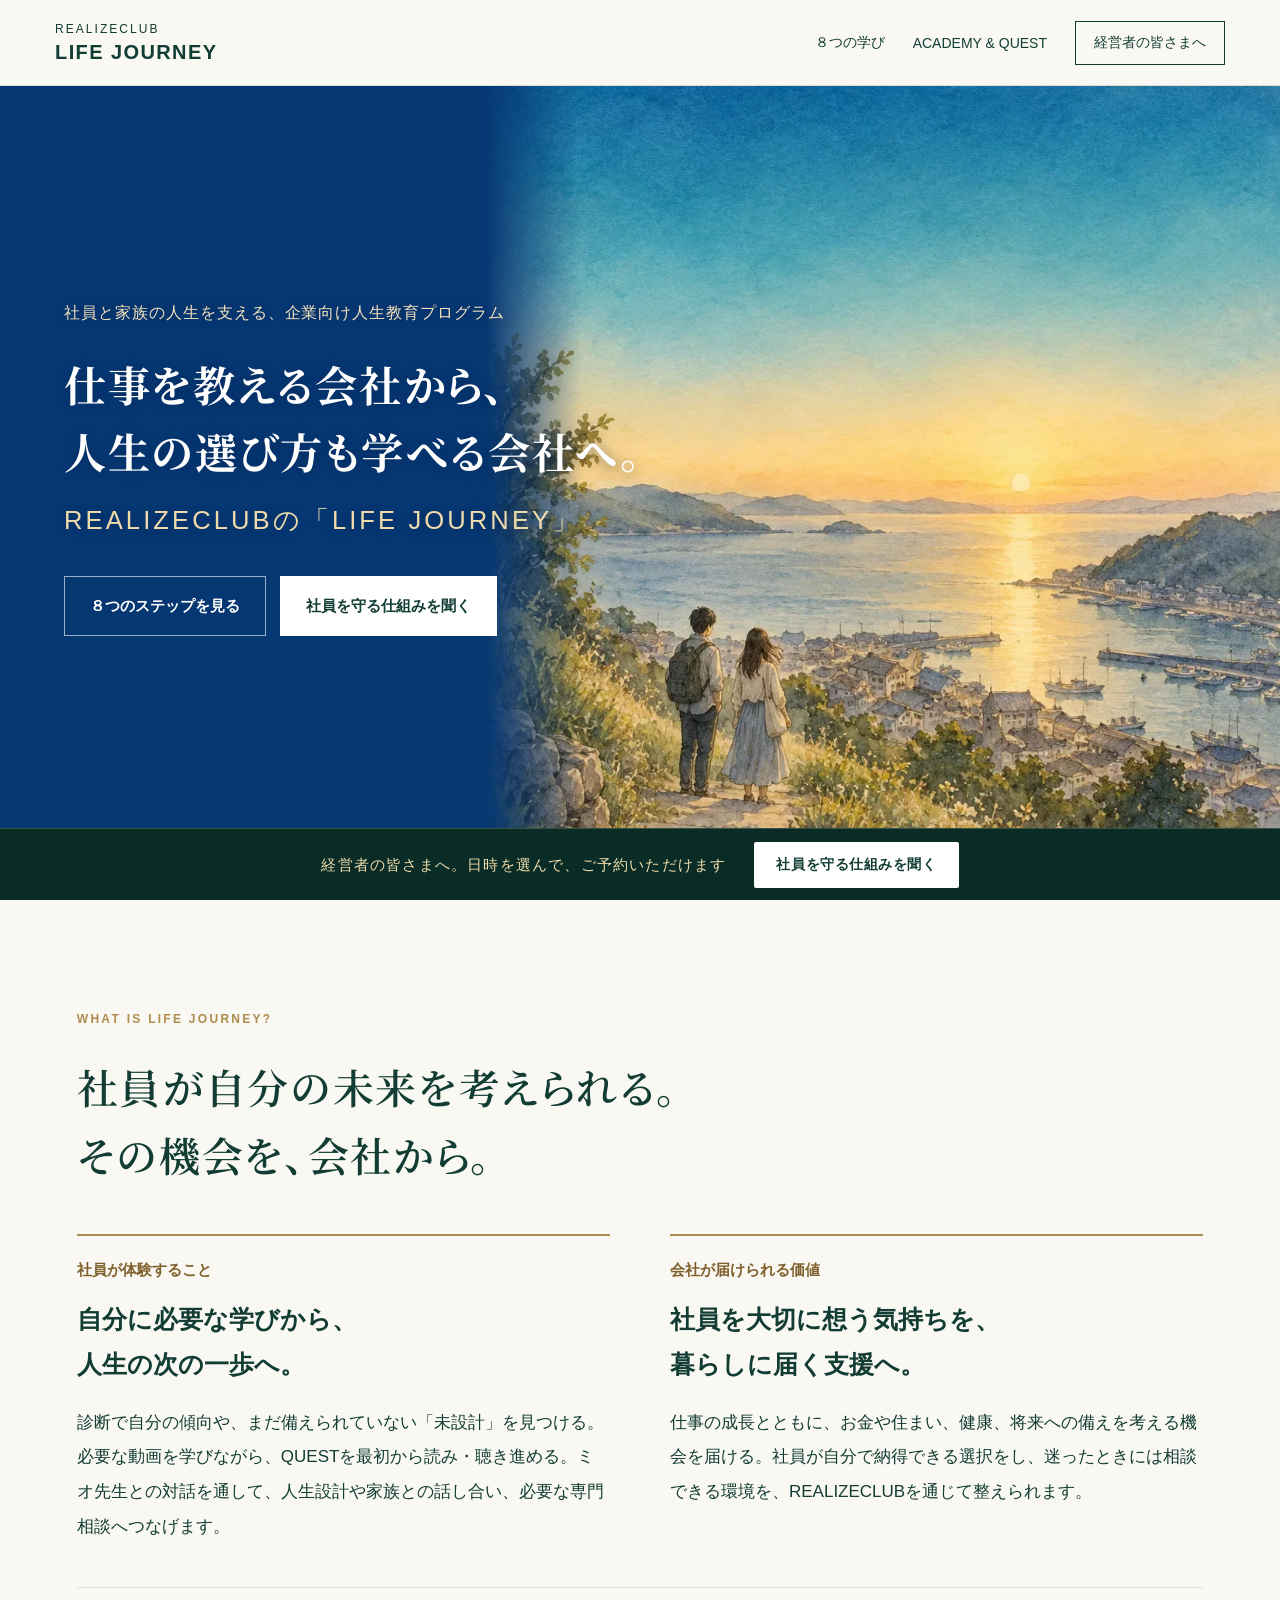
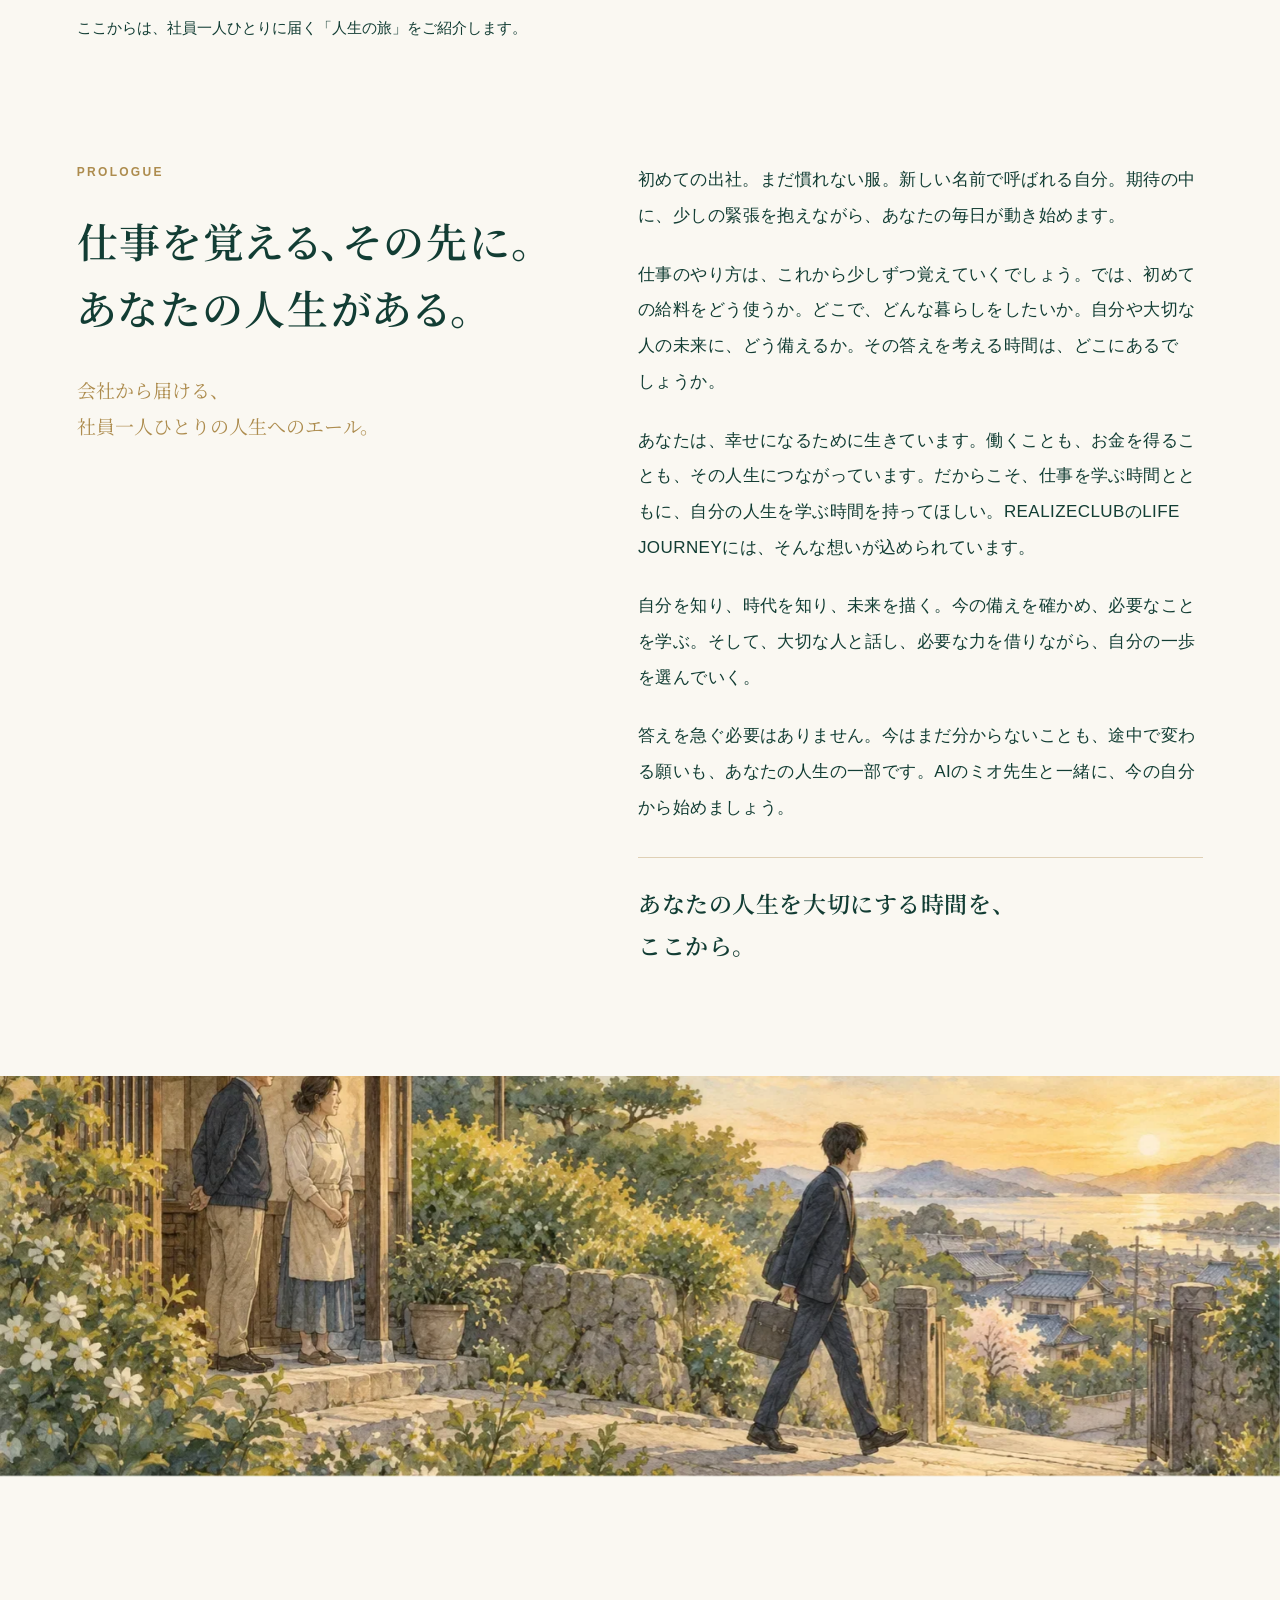
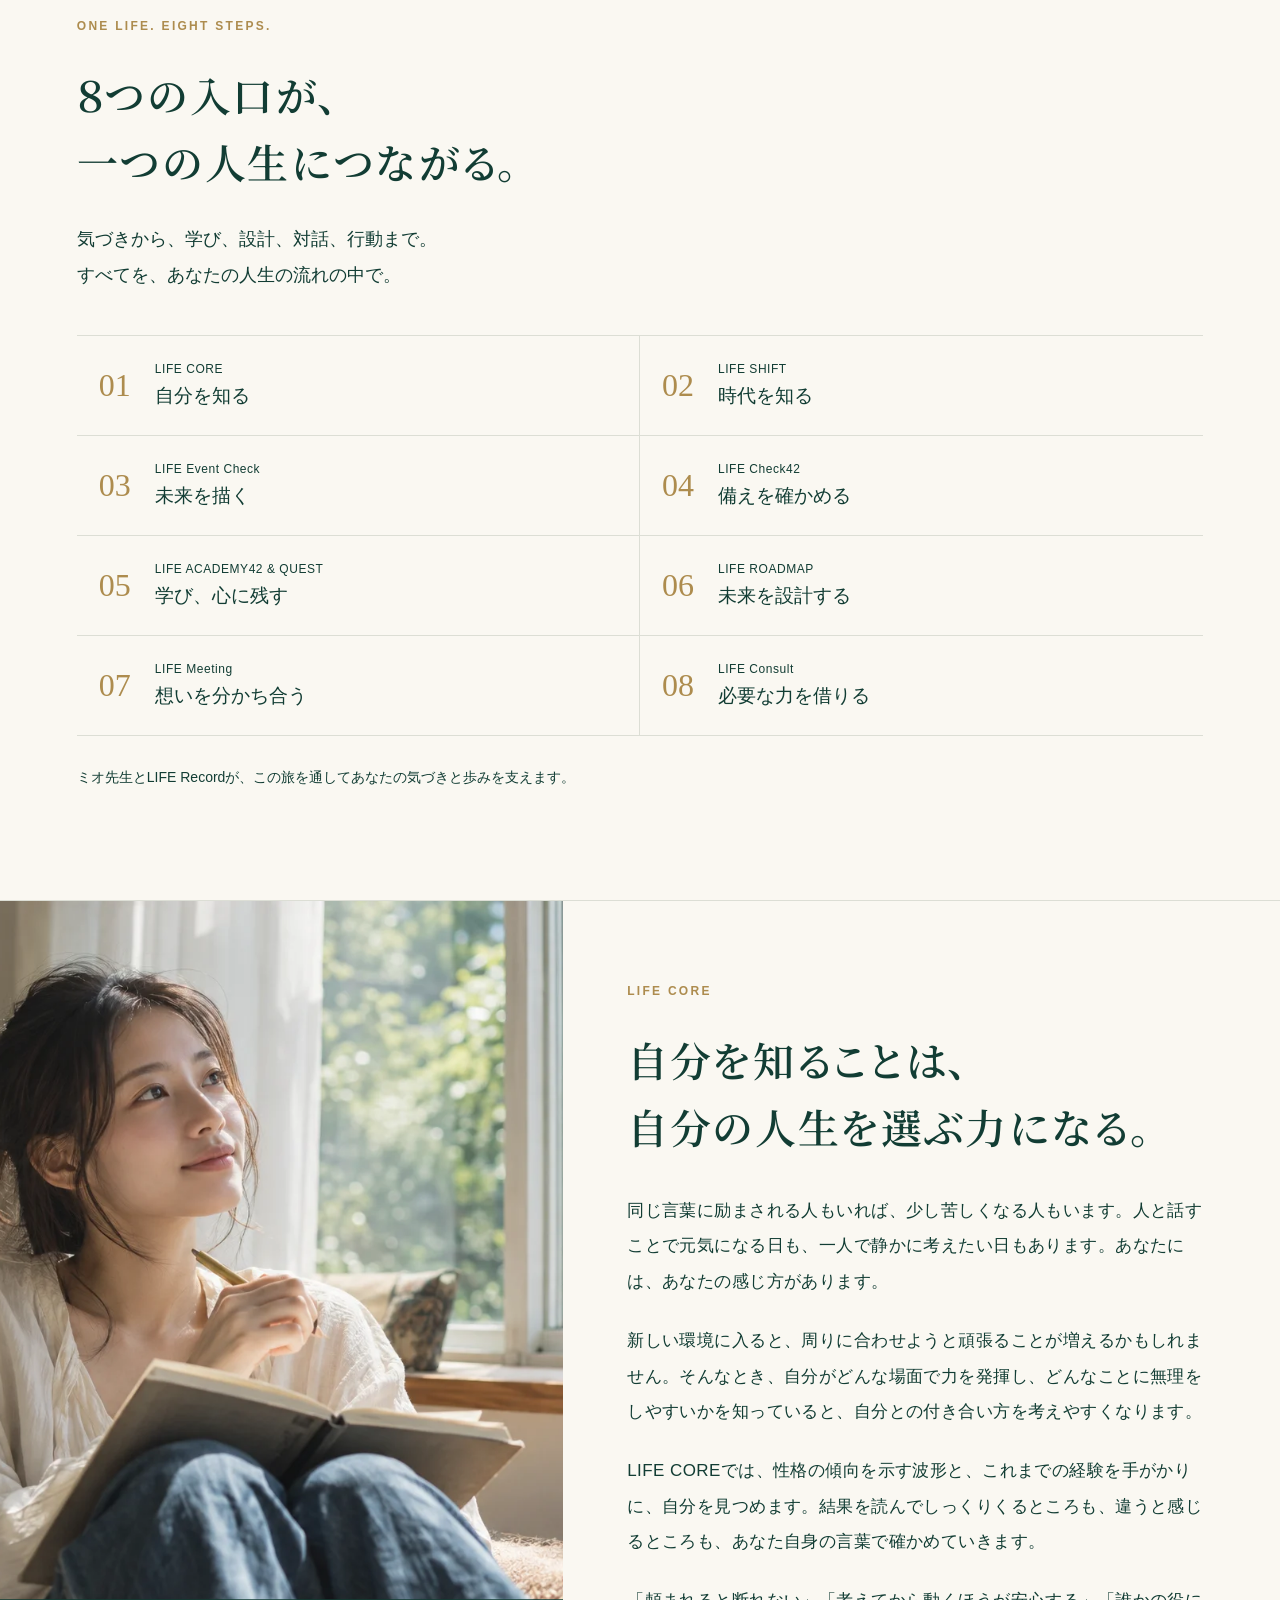
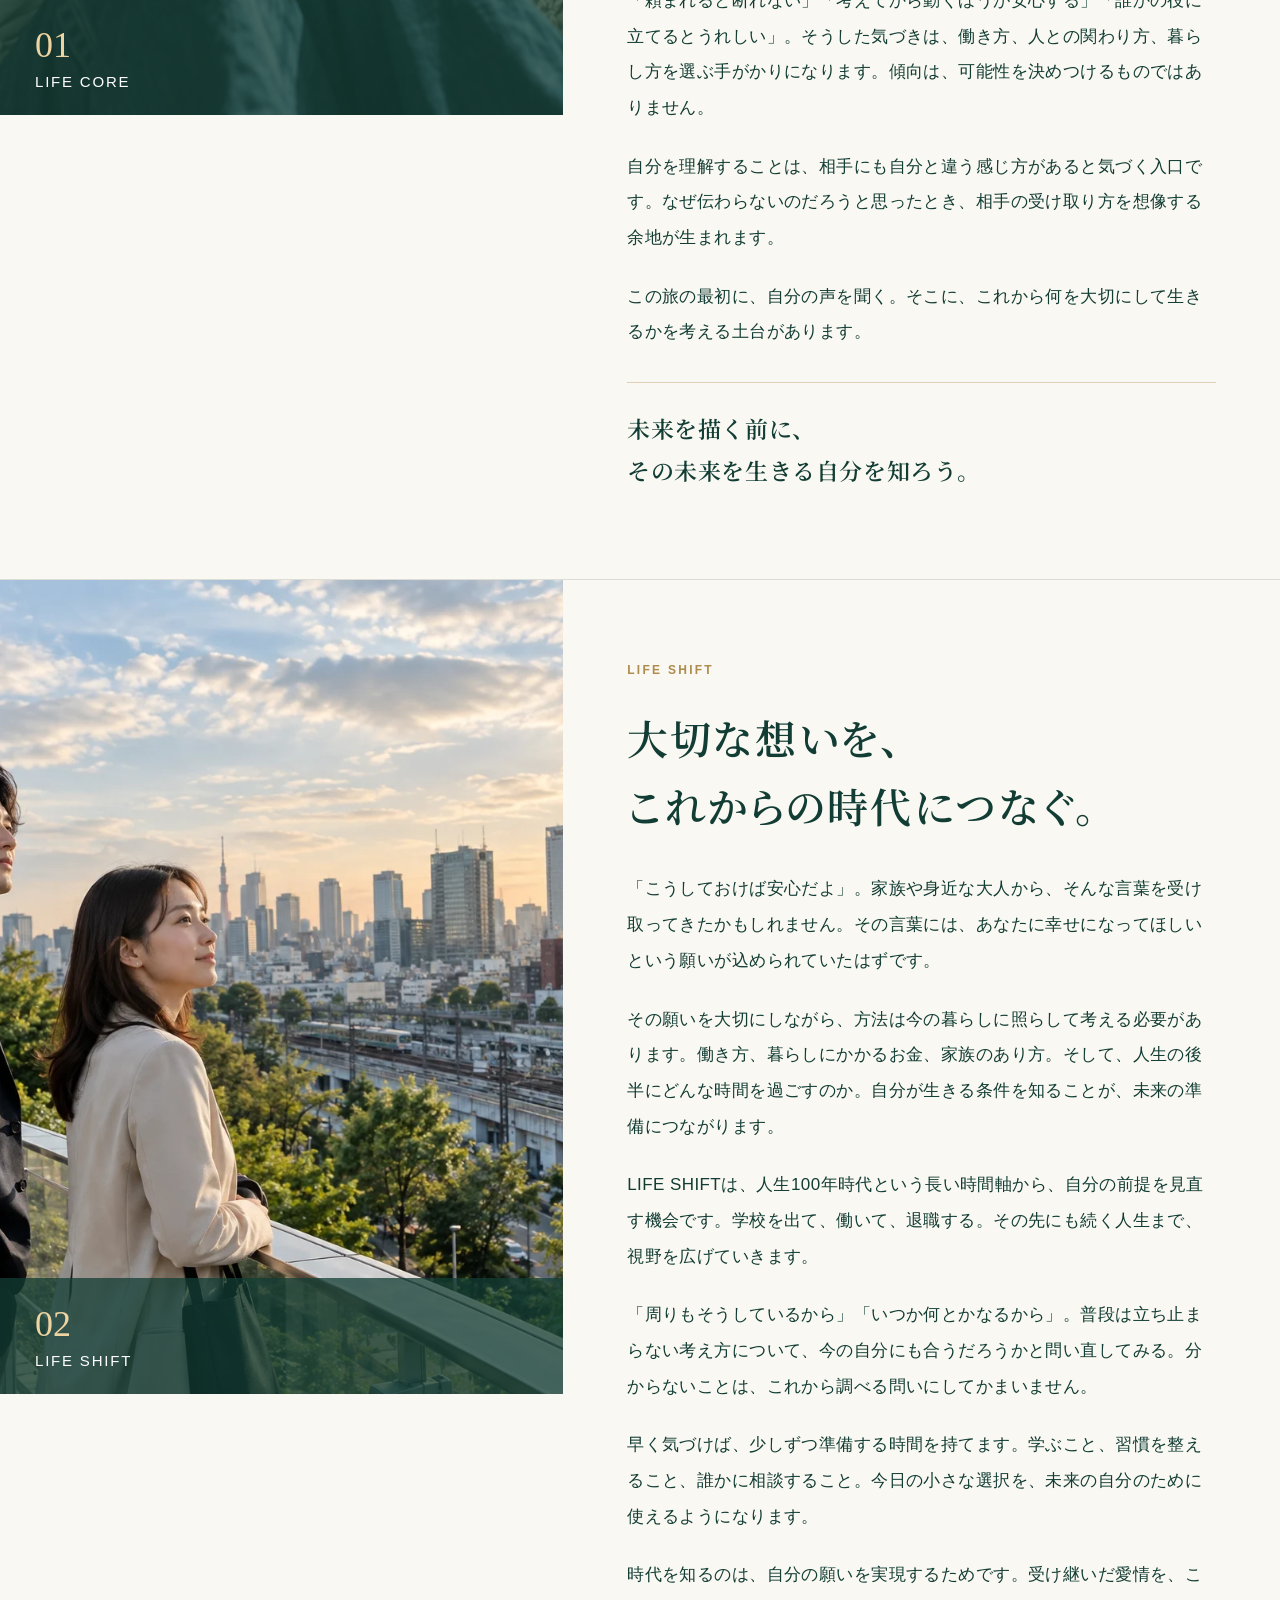
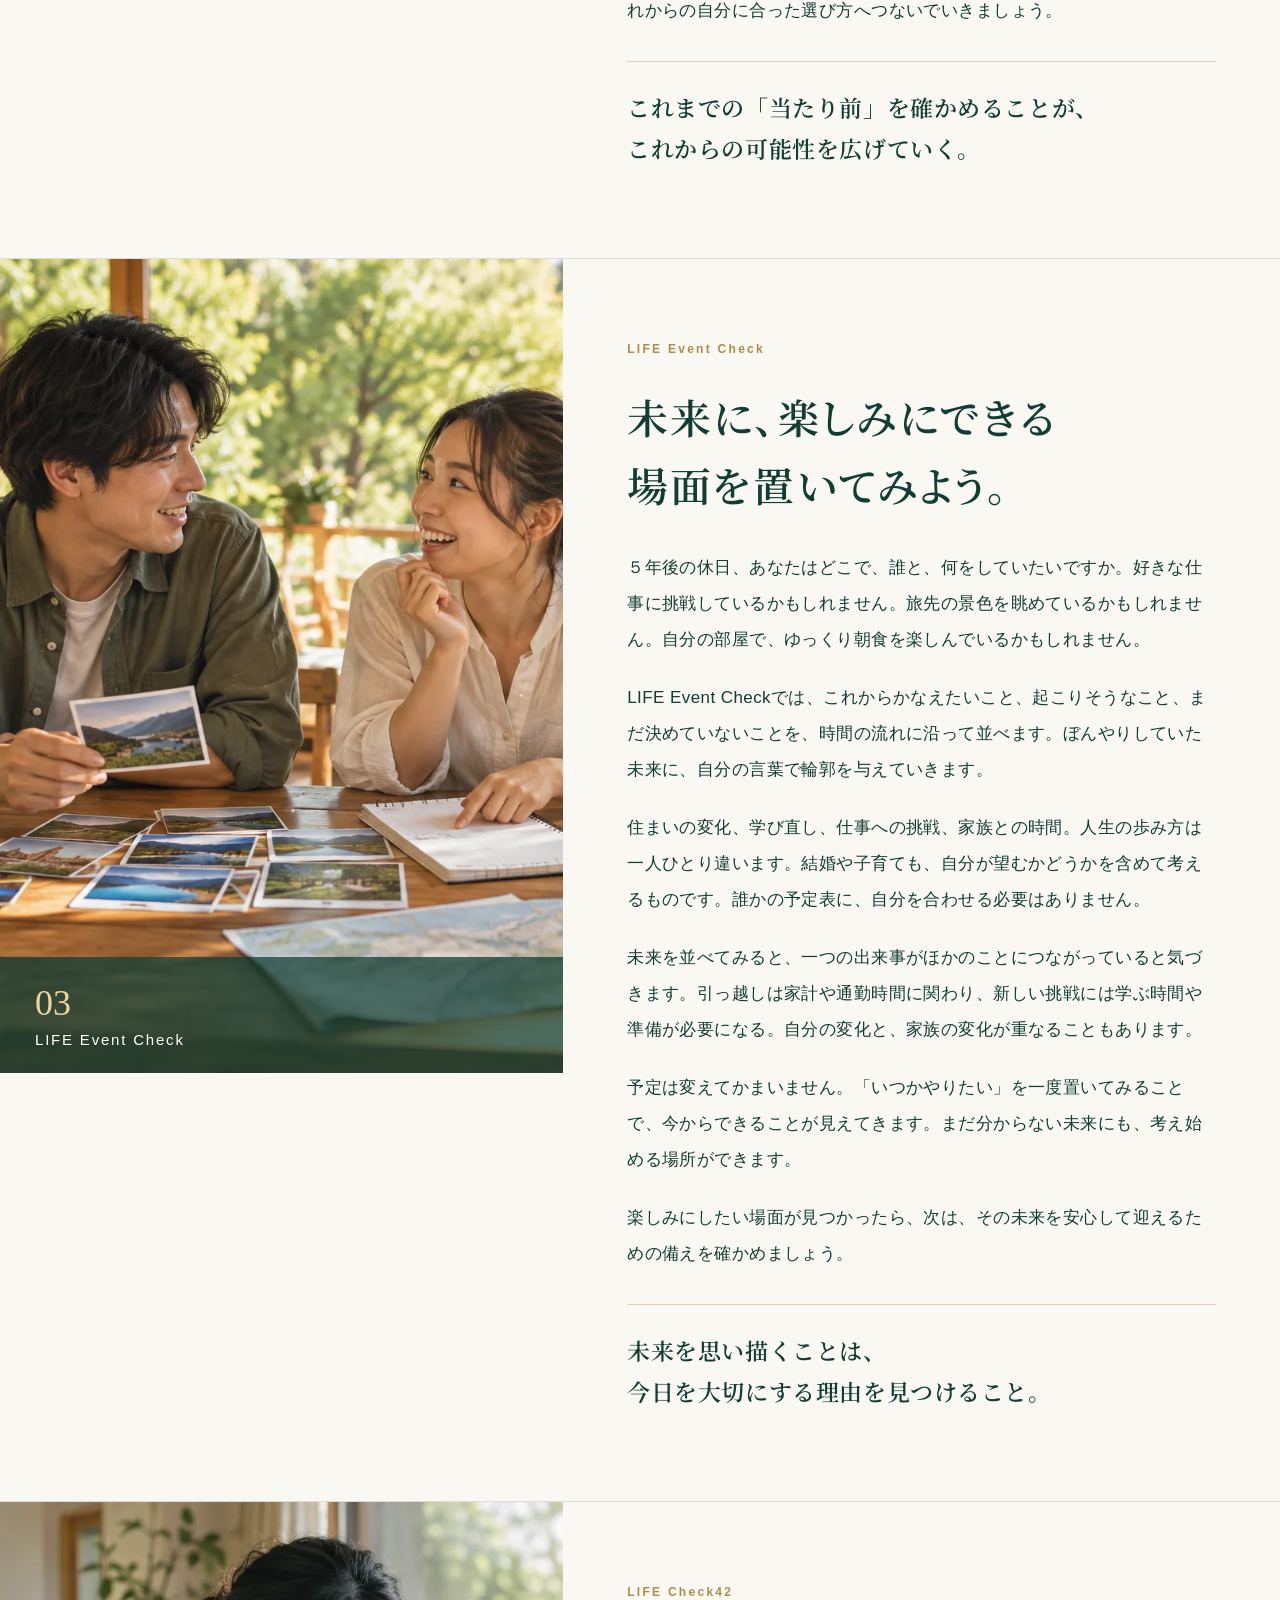
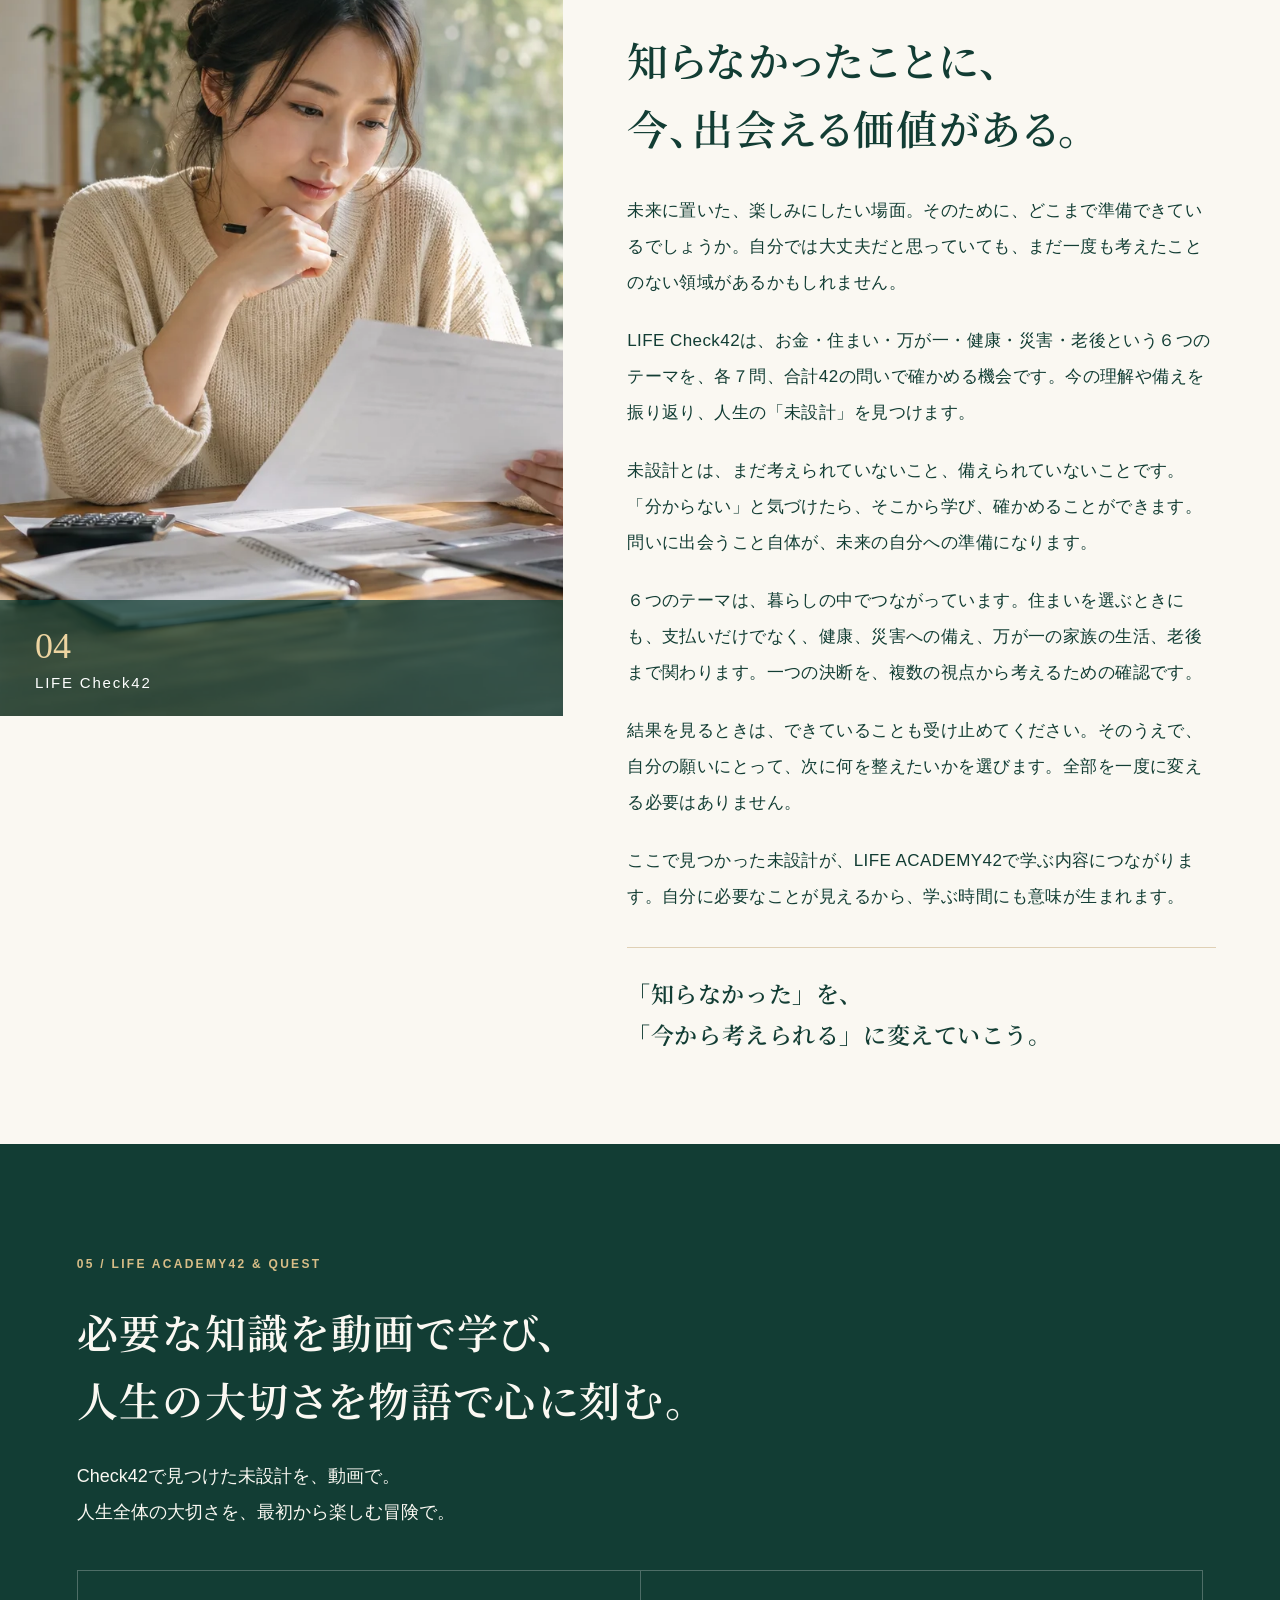
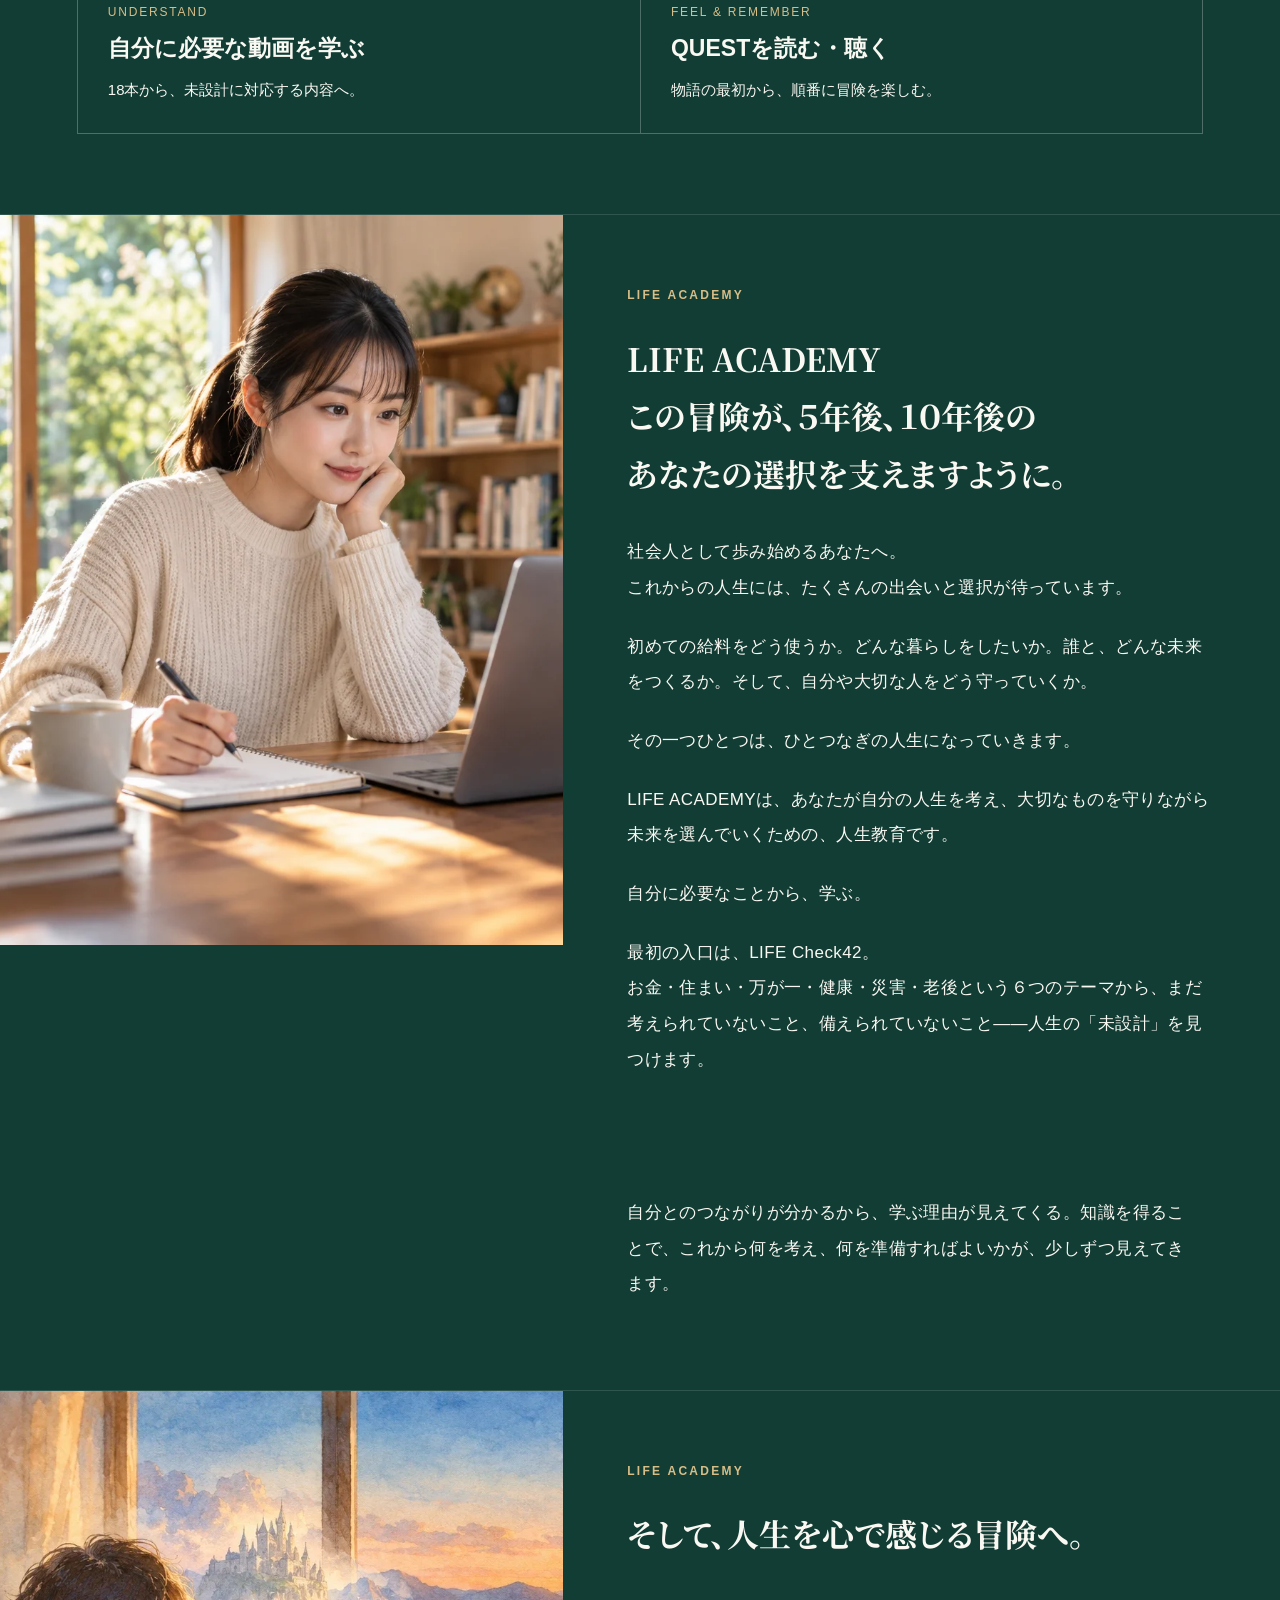
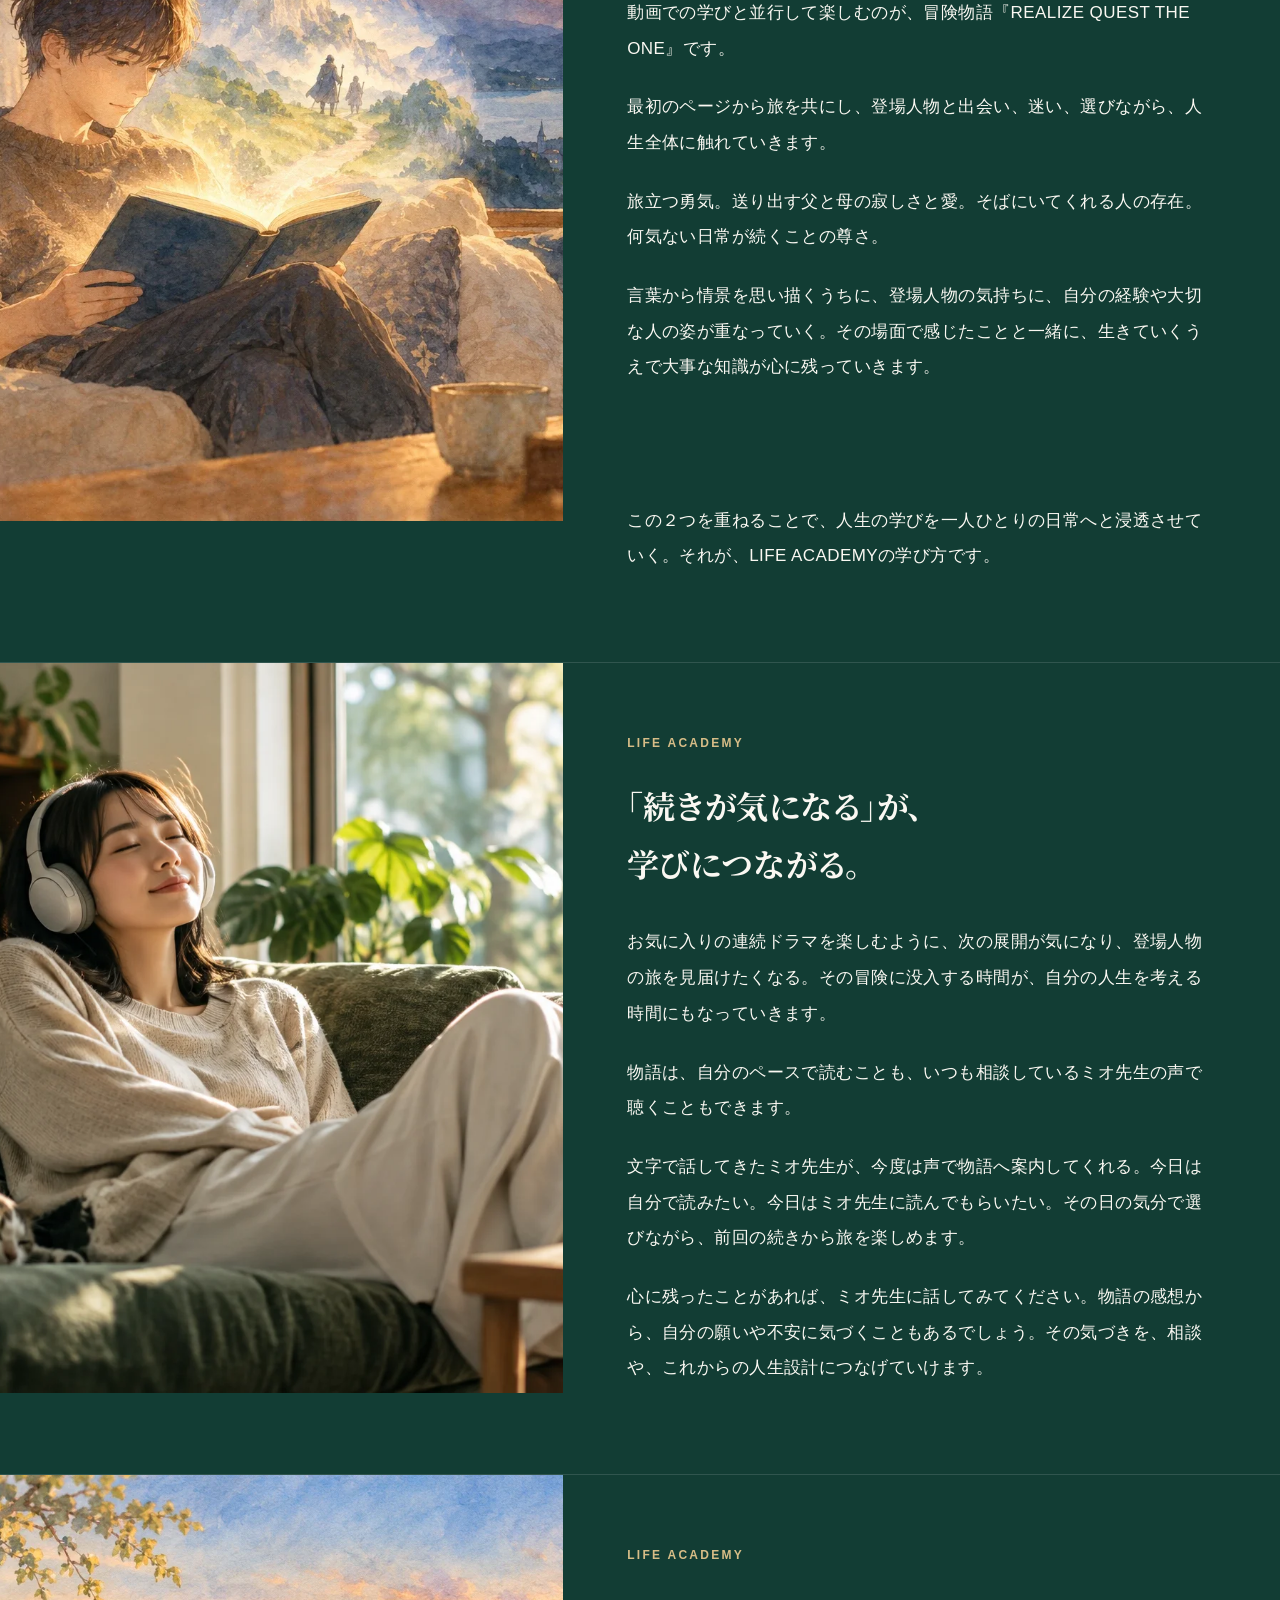
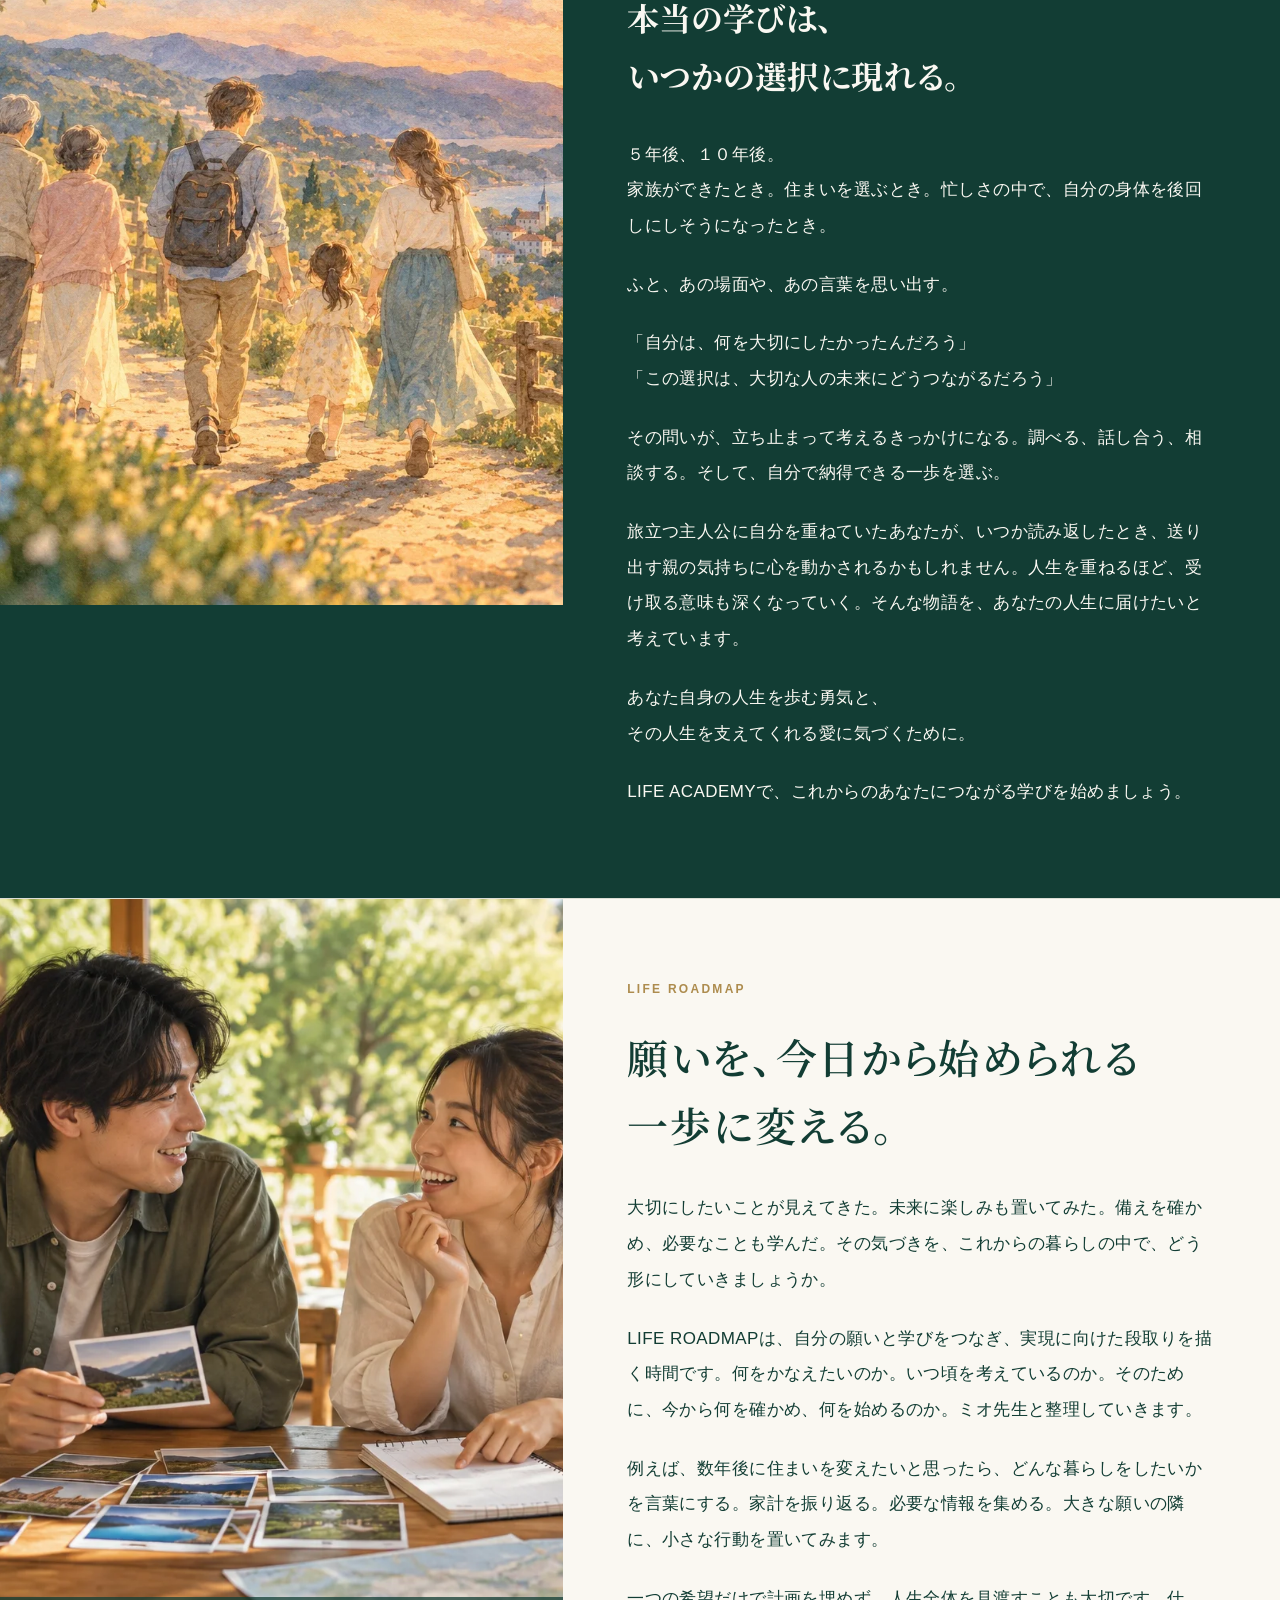
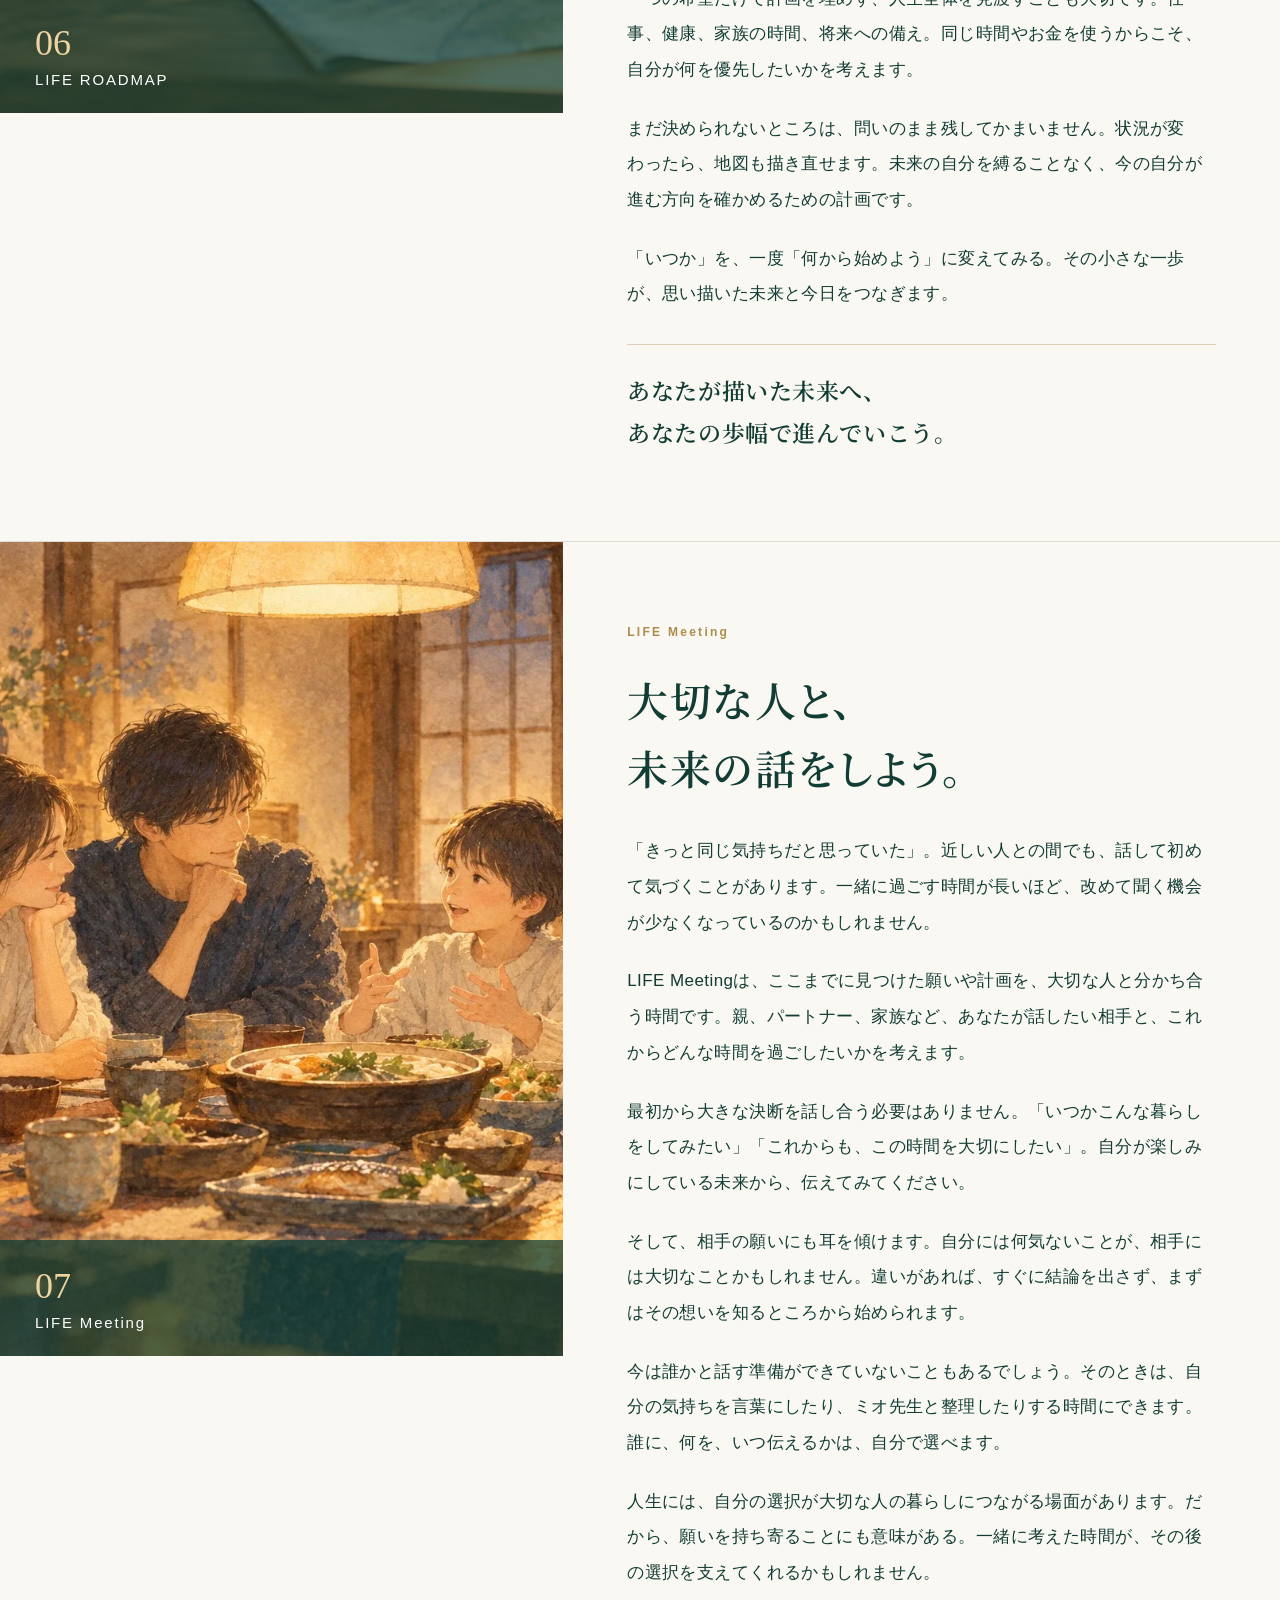
<file: index.html>
<!DOCTYPE html>

<html lang="ja"><head><meta charset="utf-8"/><meta content="noindex" name="robots"/><meta content="width=device-width,initial-scale=1" name="viewport"/><meta content="#123d34" name="theme-color"/><title>LIFE JOURNEY｜ひとつなぎの人生教育を、あなたの会社へ</title><meta content="自分を知り、未来を描き、物語で心に刻む。８つの学びと対話で社員と家族の人生を支える、REALIZECLUBのLIFE JOURNEY。" name="description"/>
<link href="data:image/svg+xml,%3Csvg xmlns='http://www.w3.org/2000/svg' viewBox='0 0 64 64'%3E%3Crect width='64' height='64' rx='14' fill='%23123d34'/%3E%3Ctext x='32' y='43' text-anchor='middle' font-size='34' fill='%23f1d49a' font-family='serif'%3EJ%3C/text%3E%3C/svg%3E" rel="icon"/>
<link href="https://fonts.googleapis.com" rel="preconnect"/>
<link crossorigin="" href="https://fonts.gstatic.com" rel="preconnect"/>
<link href="https://fonts.googleapis.com/css2?family=Noto+Serif+JP:wght@500;600&amp;display=swap" rel="stylesheet"/>
<link href="style.css?v=2" rel="stylesheet"/>
<link href="enhance.css?v=18" rel="stylesheet"/>
<script>document.documentElement.classList.add('js');setTimeout(function(){if(!window.__lj)document.documentElement.classList.remove('js')},2500)</script>
<script defer="" src="script.js?v=3"></script>
</head><body>
<a class="skip" href="#main">本文へ進む</a>
<header class="header">
<a class="brand" href="#top"><span>REALIZECLUB</span><strong>LIFE JOURNEY</strong></a>
<nav aria-label="メインナビゲーション">
<a href="#chapters">８つの学び</a>
<a href="#academy">ACADEMY &amp; QUEST</a>
<a class="nav-ceo" href="#company">経営者の皆さまへ</a></nav></header>
<main id="main">
<section class="hero" id="top">
<div class="hero-stage">
<img alt="朝日に照らされた海と街を見渡し、未来へ踏み出す二人" class="hero-image" fetchpriority="high" height="1492" src="assets/covergen.webp?v=2" width="1054"/>
<div class="hero-copy">
<p class="service-category"><w-b>社員と</w-b><w-b>家族の</w-b><w-b>人生を</w-b><w-b>支える、</w-b><br class="mobile"/><w-b>企業向け人生教育</w-b><w-b>プログラム</w-b></p>
<h1><w-b>仕事を</w-b><w-b>教える</w-b><w-b>会社から、</w-b><br/><w-b>人生の</w-b><w-b>選び方も</w-b><br class="mobile"/><w-b>学べる</w-b><w-b>会社へ。</w-b></h1>
<p class="hero-sub" data-fit="" style="--fit:4.92vw;--fit-cap:18px"><w-b>REALIZECLUBの</w-b><w-b>「LIFE JOURNEY」</w-b></p>
<div class="hero-actions"><a class="button light" href="#chapters">８つのステップを見る</a><a class="button button-white" href="https://liff.line.me/2011299304-9aMpCJVv/salon/dateselector/week/2026/9/27?liff_id=2011299304-9aMpCJVv&amp;is=0tYlk1UdbC" rel="noopener" target="_blank">社員を守る仕組みを聞く</a></div></div></div>
<p class="hero-bottom"><w-b>診断で</w-b><w-b>気づく。</w-b><w-b>動画と</w-b><w-b>物語で</w-b><w-b>学ぶ。</w-b><br class="mobile"/><w-b>対話で、</w-b><w-b>未来を</w-b><w-b>描く。</w-b></p></section>
<section aria-labelledby="overview-title" class="service-overview section">
<p class="eyebrow">WHAT IS LIFE JOURNEY?</p>
<h2 id="overview-title"><w-b>社員が</w-b><w-b>自分の</w-b><w-b>未来を</w-b><w-b>考えられる。</w-b><br/><w-b>その</w-b><w-b>機会を、</w-b><w-b>会社から。</w-b></h2>
<div class="overview-grid">
<article>
<p class="overview-label"><w-b>社員が</w-b><w-b>体験する</w-b><w-b>こと</w-b></p>
<h3><w-b>自分に</w-b><w-b>必要な</w-b><w-b>学びから、</w-b><br/><w-b>人生の</w-b><w-b>次の</w-b><w-b>一歩へ。</w-b></h3>
<p><w-b>診断で</w-b><w-b>自分の</w-b><w-b>傾向や、</w-b><w-b>まだ</w-b><w-b>備えられていない</w-b><w-b>「未設計」を</w-b><w-b>見つける。</w-b><w-b>必要な</w-b><w-b>動画を</w-b><w-b>学びながら、</w-b><w-b>QUESTを</w-b><w-b>最初から</w-b><w-b>読み・</w-b><w-b>聴き進める。</w-b><w-b>ミオ先生との</w-b><w-b>対話を</w-b><w-b>通して、</w-b><w-b>人生設計や</w-b><w-b>家族との</w-b><w-b>話し合い、</w-b><w-b>必要な</w-b><w-b>専門相談へ</w-b><w-b>つなげます。</w-b></p></article>
<article>
<p class="overview-label"><w-b>会社が</w-b><w-b>届けられる</w-b><w-b>価値</w-b></p>
<h3><w-b>社員を</w-b><w-b>大切に</w-b><w-b>想う</w-b><w-b>気持ちを、</w-b><br/><w-b>暮らしに</w-b><w-b>届く</w-b><w-b>支援へ。</w-b></h3>
<p><w-b>仕事の</w-b><w-b>成長とともに、</w-b><w-b>お金や</w-b><w-b>住まい、</w-b><w-b>健康、</w-b><w-b>将来への</w-b><w-b>備えを</w-b><w-b>考える</w-b><w-b>機会を</w-b><w-b>届ける。</w-b><w-b>社員が</w-b><w-b>自分で</w-b><w-b>納得できる</w-b><w-b>選択を</w-b><w-b>し、</w-b><w-b>迷った</w-b><w-b>ときには</w-b><w-b>相談できる</w-b><w-b>環境を、</w-b><w-b>REALIZECLUBを</w-b><w-b>通じて</w-b><w-b>整えられます。</w-b></p></article></div>
<p class="overview-bridge"><w-b>ここからは、</w-b><w-b>社員一人ひとりに</w-b><w-b>届く</w-b><w-b>「人生の</w-b><w-b>旅」を</w-b><w-b>ご紹介します。</w-b></p></section>
<section class="intro section" id="introduction">
<div class="intro-title">
<p class="eyebrow">PROLOGUE</p>
<h2 data-fit="" style="--fit:7.969vw;--fit-cap:27px"><w-b>仕事を</w-b><w-b>覚える、</w-b><w-b>その</w-b><w-b>先に。</w-b><br/><w-b>あなたの</w-b><w-b>人生が</w-b><w-b>ある。</w-b></h2>
<p class="gold"><w-b>会社から</w-b><w-b>届ける、</w-b><br/><w-b>社員一人ひとりの</w-b><w-b>人生への</w-b><w-b>エール。</w-b></p></div>
<div class="prose">
<p><w-b>初めての</w-b><w-b>出社。</w-b><w-b>まだ</w-b><w-b>慣れない</w-b><w-b>服。</w-b><w-b>新しい</w-b><w-b>名前で</w-b><w-b>呼ばれる</w-b><w-b>自分。</w-b><w-b>期待の</w-b><w-b>中に、</w-b><w-b>少しの</w-b><w-b>緊張を</w-b><w-b>抱えながら、</w-b><w-b>あなたの</w-b><w-b>毎日が</w-b><w-b>動き始めます。</w-b></p>
<p><w-b>仕事の</w-b><w-b>やり方は、</w-b><w-b>これから</w-b><w-b>少し</w-b><w-b>ずつ</w-b><w-b>覚えていくでしょう。</w-b><w-b>では、</w-b><w-b>初めての</w-b><w-b>給料を</w-b><w-b>どう</w-b><w-b>使うか。</w-b><w-b>どこで、</w-b><w-b>どんな</w-b><w-b>暮らしを</w-b><w-b>したいか。</w-b><w-b>自分や</w-b><w-b>大切な</w-b><w-b>人の</w-b><w-b>未来に、</w-b><w-b>どう</w-b><w-b>備えるか。</w-b><w-b>その</w-b><w-b>答えを</w-b><w-b>考える</w-b><w-b>時間は、</w-b><w-b>どこに</w-b><w-b>あるでしょうか。</w-b></p>
<p><w-b>あなたは、</w-b><w-b>幸せに</w-b><w-b>なる</w-b><w-b>ために</w-b><w-b>生きています。</w-b><w-b>働く</w-b><w-b>ことも、</w-b><w-b>お金を</w-b><w-b>得る</w-b><w-b>ことも、</w-b><w-b>その</w-b><w-b>人生に</w-b><w-b>つながっています。</w-b><w-b>だから</w-b><w-b>こそ、</w-b><w-b>仕事を</w-b><w-b>学ぶ</w-b><w-b>時間とともに、</w-b><w-b>自分の</w-b><w-b>人生を</w-b><w-b>学ぶ</w-b><w-b>時間を</w-b><w-b>持ってほしい。</w-b><w-b>REALIZECLUBの</w-b><w-b>LIFE JOURNEYには、</w-b><w-b>そんな</w-b><w-b>想いが</w-b><w-b>込められています。</w-b></p>
<p><w-b>自分を</w-b><w-b>知り、</w-b><w-b>時代を</w-b><w-b>知り、</w-b><w-b>未来を</w-b><w-b>描く。</w-b><w-b>今の</w-b><w-b>備えを</w-b><w-b>確かめ、</w-b><w-b>必要な</w-b><w-b>ことを</w-b><w-b>学ぶ。</w-b><w-b>そして、</w-b><w-b>大切な</w-b><w-b>人と</w-b><w-b>話し、</w-b><w-b>必要な</w-b><w-b>力を</w-b><w-b>借りながら、</w-b><w-b>自分の</w-b><w-b>一歩を</w-b><w-b>選んでいく。</w-b></p>
<p><w-b>答えを</w-b><w-b>急ぐ</w-b><w-b>必要は</w-b><w-b>ありません。</w-b><w-b>今は</w-b><w-b>まだ</w-b><w-b>分からない</w-b><w-b>ことも、</w-b><w-b>途中で</w-b><w-b>変わる</w-b><w-b>願いも、</w-b><w-b>あなたの</w-b><w-b>人生の</w-b><w-b>一部です。</w-b><w-b>AIの</w-b><w-b>ミオ先生と</w-b><w-b>一緒に、</w-b><w-b>今の</w-b><w-b>自分から</w-b><w-b>始めましょう。</w-b></p>
<p class="pull" data-fit="" style="--fit:5.256vw;--fit-cap:19px"><w-b>あなたの</w-b><w-b>人生を</w-b><w-b>大切に</w-b><w-b>する</w-b><w-b>時間を、</w-b><br/><w-b>ここから。</w-b></p></div></section>
<div class="wide-photo">
<img alt="旅立つ新入社員を、愛情と誇らしさで見送る父と母" decoding="async" height="1024" loading="lazy" src="assets/departure.webp?v=2" width="1536"/></div>
<section class="contents section" id="chapters">
<p class="eyebrow">ONE LIFE. EIGHT STEPS.</p>
<h2><w-b>８つの</w-b><w-b>入口が、</w-b><br/><w-b>一つの</w-b><w-b>人生に</w-b><w-b>つながる。</w-b></h2>
<p class="lead" data-fit="" style="--fit:4.277vw;--fit-cap:16px"><w-b>気づきから、</w-b><w-b>学び、</w-b><w-b>設計、</w-b><w-b>対話、</w-b><w-b>行動まで。</w-b><br/><w-b>すべてを、</w-b><w-b>あなたの</w-b><w-b>人生の</w-b><w-b>流れの</w-b><w-b>中で。</w-b></p>
<ol class="chapter-grid">
<li>
<a href="#core">
<span class="num">01</span>
<div><small>LIFE CORE</small><strong>自分を知る</strong></div></a></li>
<li>
<a href="#shift">
<span class="num">02</span>
<div><small>LIFE SHIFT</small><strong>時代を知る</strong></div></a></li>
<li>
<a href="#event">
<span class="num">03</span>
<div><small>LIFE Event Check</small><strong>未来を描く</strong></div></a></li>
<li>
<a href="#check">
<span class="num">04</span>
<div><small>LIFE Check42</small><strong>備えを確かめる</strong></div></a></li>
<li>
<a href="#academy">
<span class="num">05</span>
<div><small>LIFE ACADEMY42 &amp; QUEST</small><strong>学び、心に残す</strong></div></a></li>
<li>
<a href="#roadmap">
<span class="num">06</span>
<div><small>LIFE ROADMAP</small><strong>未来を設計する</strong></div></a></li>
<li>
<a href="#meeting">
<span class="num">07</span>
<div><small>LIFE Meeting</small><strong>想いを分かち合う</strong></div></a></li>
<li>
<a href="#consult">
<span class="num">08</span>
<div><small>LIFE Consult</small><strong>必要な力を借りる</strong></div></a></li></ol>
<p class="contents-note"><w-b>ミオ先生と</w-b><w-b>LIFE Recordが、</w-b><w-b>この</w-b><w-b>旅を</w-b><w-b>通してあなたの</w-b><w-b>気づきと</w-b><w-b>歩みを</w-b><w-b>支えます。</w-b></p></section>
<section class="chapter" id="core">
<div class="chapter-visual">
<img alt="自分を知るための時間を表したイメージ" decoding="async" height="1024" loading="lazy" src="assets/core.webp" width="1536"/>
<div class="photo-label"><span>01</span>
<p>LIFE CORE</p></div></div>
<div class="chapter-copy">
<p class="eyebrow">LIFE CORE</p>
<h2 data-fit="" style="--fit:6.899vw;--fit-cap:27px"><w-b>自分を</w-b><w-b>知ることは、</w-b><br/><w-b>自分の</w-b><w-b>人生を</w-b><w-b>選ぶ力に</w-b><w-b>なる。</w-b></h2>
<div class="prose">
<p><w-b>同じ</w-b><w-b>言葉に</w-b><w-b>励まされる</w-b><w-b>人も</w-b><w-b>いれば、</w-b><w-b>少し</w-b><w-b>苦しくなる</w-b><w-b>人も</w-b><w-b>います。</w-b><w-b>人と</w-b><w-b>話す</w-b><w-b>ことで</w-b><w-b>元気に</w-b><w-b>なる</w-b><w-b>日も、</w-b><w-b>一人で</w-b><w-b>静かに</w-b><w-b>考えたい</w-b><w-b>日も</w-b><w-b>あります。</w-b><w-b>あなたには、</w-b><w-b>あなたの</w-b><w-b>感じ方が</w-b><w-b>あります。</w-b></p>
<p><w-b>新しい</w-b><w-b>環境に</w-b><w-b>入ると、</w-b><w-b>周りに</w-b><w-b>合わせようと</w-b><w-b>頑張る</w-b><w-b>ことが</w-b><w-b>増えるかもしれません。</w-b><w-b>そんな</w-b><w-b>とき、</w-b><w-b>自分が</w-b><w-b>どんな</w-b><w-b>場面で</w-b><w-b>力を</w-b><w-b>発揮し、</w-b><w-b>どんな</w-b><w-b>ことに</w-b><w-b>無理を</w-b><w-b>しやすいかを</w-b><w-b>知っていると、</w-b><w-b>自分との</w-b><w-b>付き合い方を</w-b><w-b>考えやすくなります。</w-b></p>
<p><w-b>LIFE COREでは、</w-b><w-b>性格の</w-b><w-b>傾向を</w-b><w-b>示す波形と、</w-b><w-b>これまでの</w-b><w-b>経験を</w-b><w-b>手がかりに、</w-b><w-b>自分を</w-b><w-b>見つめます。</w-b><w-b>結果を</w-b><w-b>読んでしっくりくる</w-b><w-b>ところも、</w-b><w-b>違うと</w-b><w-b>感じる</w-b><w-b>ところも、</w-b><w-b>あなた</w-b><w-b>自身の</w-b><w-b>言葉で</w-b><w-b>確かめていきます。</w-b></p>
<p><w-b>「頼まれると</w-b><w-b>断れない」</w-b><w-b>「考えてから</w-b><w-b>動く</w-b><w-b>ほうが</w-b><w-b>安心する」</w-b><w-b>「誰かの</w-b><w-b>役に</w-b><w-b>立てると</w-b><w-b>うれしい」。</w-b><w-b>そうした</w-b><w-b>気づきは、</w-b><w-b>働き方、</w-b><w-b>人との</w-b><w-b>関わり方、</w-b><w-b>暮らし方を</w-b><w-b>選ぶ手がかりに</w-b><w-b>なります。</w-b><w-b>傾向は、</w-b><w-b>可能性を</w-b><w-b>決めつける</w-b><w-b>ものではありません。</w-b></p>
<p><w-b>自分を</w-b><w-b>理解する</w-b><w-b>ことは、</w-b><w-b>相手にも</w-b><w-b>自分と</w-b><w-b>違う</w-b><w-b>感じ方が</w-b><w-b>あると</w-b><w-b>気づく</w-b><w-b>入口です。</w-b><w-b>なぜ</w-b><w-b>伝わらないのだろうと</w-b><w-b>思った</w-b><w-b>とき、</w-b><w-b>相手の</w-b><w-b>受け取り方を</w-b><w-b>想像する</w-b><w-b>余地が</w-b><w-b>生まれます。</w-b></p>
<p><w-b>この</w-b><w-b>旅の</w-b><w-b>最初に、</w-b><w-b>自分の</w-b><w-b>声を</w-b><w-b>聞く。</w-b><w-b>そこに、</w-b><w-b>これから</w-b><w-b>何を</w-b><w-b>大切に</w-b><w-b>して</w-b><w-b>生きるかを</w-b><w-b>考える</w-b><w-b>土台が</w-b><w-b>あります。</w-b></p>
<p class="pull" data-fit="" style="--fit:5.608vw;--fit-cap:19px"><w-b>未来を</w-b><w-b>描く</w-b><w-b>前に、</w-b><br/><w-b>その</w-b><w-b>未来を</w-b><w-b>生きる</w-b><w-b>自分を</w-b><w-b>知ろう。</w-b></p></div></div></section>
<section class="chapter" id="shift">
<div class="chapter-visual">
<img alt="時代を知るための時間を表したイメージ" decoding="async" height="1024" loading="lazy" src="assets/shift.webp" width="1536"/>
<div class="photo-label"><span>02</span>
<p>LIFE SHIFT</p></div></div>
<div class="chapter-copy">
<p class="eyebrow">LIFE SHIFT</p>
<h2 data-fit="" style="--fit:7.802vw;--fit-cap:27px"><w-b>大切な</w-b><w-b>想いを、</w-b><br/><w-b>これからの</w-b><w-b>時代に</w-b><w-b>つなぐ。</w-b></h2>
<div class="prose">
<p><w-b>「こう</w-b><w-b>しておけば</w-b><w-b>安心だよ」。</w-b><w-b>家族や</w-b><w-b>身近な</w-b><w-b>大人から、</w-b><w-b>そんな</w-b><w-b>言葉を</w-b><w-b>受け取ってきたかもしれません。</w-b><w-b>その</w-b><w-b>言葉には、</w-b><w-b>あなたに</w-b><w-b>幸せに</w-b><w-b>なってほしいという</w-b><w-b>願いが</w-b><w-b>込められていたはずです。</w-b></p>
<p><w-b>その</w-b><w-b>願いを</w-b><w-b>大切に</w-b><w-b>しながら、</w-b><w-b>方法は</w-b><w-b>今の</w-b><w-b>暮らしに</w-b><w-b>照らして</w-b><w-b>考える</w-b><w-b>必要が</w-b><w-b>あります。</w-b><w-b>働き方、</w-b><w-b>暮らしに</w-b><w-b>かかる</w-b><w-b>お金、</w-b><w-b>家族の</w-b><w-b>あり方。</w-b><w-b>そして、</w-b><w-b>人生の</w-b><w-b>後半に</w-b><w-b>どんな</w-b><w-b>時間を</w-b><w-b>過ごすのか。</w-b><w-b>自分が</w-b><w-b>生きる</w-b><w-b>条件を</w-b><w-b>知ることが、</w-b><w-b>未来の</w-b><w-b>準備に</w-b><w-b>つながります。</w-b></p>
<p><w-b>LIFE SHIFTは、</w-b><w-b>人生100年時代という</w-b><w-b>長い</w-b><w-b>時間軸から、</w-b><w-b>自分の</w-b><w-b>前提を</w-b><w-b>見直す</w-b><w-b>機会です。</w-b><w-b>学校を</w-b><w-b>出て、</w-b><w-b>働いて、</w-b><w-b>退職する。</w-b><w-b>その</w-b><w-b>先にも</w-b><w-b>続く</w-b><w-b>人生まで、</w-b><w-b>視野を</w-b><w-b>広げていきます。</w-b></p>
<p><w-b>「周りも</w-b><w-b>そうしているから」</w-b><w-b>「いつか</w-b><w-b>何とか</w-b><w-b>なるから」。</w-b><w-b>普段は</w-b><w-b>立ち止まらない</w-b><w-b>考え方に</w-b><w-b>ついて、</w-b><w-b>今の</w-b><w-b>自分にも</w-b><w-b>合うだろうかと</w-b><w-b>問い直してみる。</w-b><w-b>分からない</w-b><w-b>ことは、</w-b><w-b>これから</w-b><w-b>調べる</w-b><w-b>問いに</w-b><w-b>してかまいません。</w-b></p>
<p><w-b>早く</w-b><w-b>気づけば、</w-b><w-b>少し</w-b><w-b>ずつ準備する</w-b><w-b>時間を</w-b><w-b>持てます。</w-b><w-b>学ぶこと、</w-b><w-b>習慣を</w-b><w-b>整える</w-b><w-b>こと、</w-b><w-b>誰かに</w-b><w-b>相談する</w-b><w-b>こと。</w-b><w-b>今日の</w-b><w-b>小さな</w-b><w-b>選択を、</w-b><w-b>未来の</w-b><w-b>自分の</w-b><w-b>ために</w-b><w-b>使えるようになります。</w-b></p>
<p><w-b>時代を</w-b><w-b>知るのは、</w-b><w-b>自分の</w-b><w-b>願いを</w-b><w-b>実現する</w-b><w-b>ためです。</w-b><w-b>受け継いだ愛情を、</w-b><w-b>これからの</w-b><w-b>自分に</w-b><w-b>合った</w-b><w-b>選び方へ</w-b><w-b>つないで</w-b><w-b>いきましょう。</w-b></p>
<p class="pull"><w-b>これまでの</w-b><w-b>「当たり前」を</w-b><w-b>確かめる</w-b><w-b>ことが、</w-b><br/><w-b>これからの</w-b><w-b>可能性を</w-b><w-b>広げていく。</w-b></p></div></div></section>
<section class="chapter" id="event">
<div class="chapter-visual">
<img alt="未来を描くための時間を表したイメージ" decoding="async" height="1024" loading="lazy" src="assets/future.webp" width="1536"/>
<div class="photo-label"><span>03</span>
<p>LIFE Event Check</p></div></div>
<div class="chapter-copy">
<p class="eyebrow">LIFE Event Check</p>
<h2><w-b>未来に、</w-b><w-b>楽しみに</w-b><w-b>できる</w-b><br/><w-b>場面を</w-b><w-b>置いてみよう。</w-b></h2>
<div class="prose">
<p><w-b>５年後の</w-b><w-b>休日、</w-b><w-b>あなたは</w-b><w-b>どこで、</w-b><w-b>誰と、</w-b><w-b>何を</w-b><w-b>していたいですか。</w-b><w-b>好きな</w-b><w-b>仕事に</w-b><w-b>挑戦しているかもしれません。</w-b><w-b>旅先の</w-b><w-b>景色を</w-b><w-b>眺めているかもしれません。</w-b><w-b>自分の</w-b><w-b>部屋で、</w-b><w-b>ゆっくり朝食を</w-b><w-b>楽しんでいるかもしれません。</w-b></p>
<p><w-b>LIFE Event Checkでは、</w-b><w-b>これからかなえたい</w-b><w-b>こと、</w-b><w-b>起こりそうな</w-b><w-b>こと、</w-b><w-b>まだ</w-b><w-b>決めていない</w-b><w-b>ことを、</w-b><w-b>時間の</w-b><w-b>流れに</w-b><w-b>沿って</w-b><w-b>並べます。</w-b><w-b>ぼんやりしていた</w-b><w-b>未来に、</w-b><w-b>自分の</w-b><w-b>言葉で</w-b><w-b>輪郭を</w-b><w-b>与えていきます。</w-b></p>
<p><w-b>住まいの</w-b><w-b>変化、</w-b><w-b>学び直し、</w-b><w-b>仕事への</w-b><w-b>挑戦、</w-b><w-b>家族との</w-b><w-b>時間。</w-b><w-b>人生の</w-b><w-b>歩み方は</w-b><w-b>一人ひとり違います。</w-b><w-b>結婚や</w-b><w-b>子育ても、</w-b><w-b>自分が</w-b><w-b>望むか</w-b><w-b>どうかを</w-b><w-b>含めて</w-b><w-b>考える</w-b><w-b>ものです。</w-b><w-b>誰かの</w-b><w-b>予定表に、</w-b><w-b>自分を</w-b><w-b>合わせる</w-b><w-b>必要は</w-b><w-b>ありません。</w-b></p>
<p><w-b>未来を</w-b><w-b>並べてみると、</w-b><w-b>一つの</w-b><w-b>出来事が</w-b><w-b>ほかの</w-b><w-b>ことに</w-b><w-b>つながっていると</w-b><w-b>気づきます。</w-b><w-b>引っ越しは</w-b><w-b>家計や</w-b><w-b>通勤時間に</w-b><w-b>関わり、</w-b><w-b>新しい</w-b><w-b>挑戦には</w-b><w-b>学ぶ</w-b><w-b>時間や</w-b><w-b>準備が</w-b><w-b>必要に</w-b><w-b>なる。</w-b><w-b>自分の</w-b><w-b>変化と、</w-b><w-b>家族の</w-b><w-b>変化が</w-b><w-b>重なることもあります。</w-b></p>
<p><w-b>予定は</w-b><w-b>変えてかまいません。</w-b><w-b>「いつかやりたい」を</w-b><w-b>一度</w-b><w-b>置いてみる</w-b><w-b>ことで、</w-b><w-b>今から</w-b><w-b>できる</w-b><w-b>ことが</w-b><w-b>見えてきます。</w-b><w-b>まだ</w-b><w-b>分からない</w-b><w-b>未来にも、</w-b><w-b>考え</w-b><w-b>始める</w-b><w-b>場所が</w-b><w-b>できます。</w-b></p>
<p><w-b>楽しみに</w-b><w-b>したい</w-b><w-b>場面が</w-b><w-b>見つかったら、</w-b><w-b>次は、</w-b><w-b>その</w-b><w-b>未来を</w-b><w-b>安心して</w-b><w-b>迎える</w-b><w-b>ための</w-b><w-b>備えを</w-b><w-b>確かめましょう。</w-b></p>
<p class="pull" data-fit="" style="--fit:4.674vw;--fit-cap:19px"><w-b>未来を</w-b><w-b>思い描く</w-b><w-b>ことは、</w-b><br/><w-b>今日を</w-b><w-b>大切に</w-b><w-b>する</w-b><w-b>理由を</w-b><w-b>見つける</w-b><w-b>こと。</w-b></p></div></div></section>
<section class="chapter" id="check">
<div class="chapter-visual">
<img alt="備えを確かめるための時間を表したイメージ" decoding="async" height="1024" loading="lazy" src="assets/check.webp" width="1536"/>
<div class="photo-label"><span>04</span>
<p>LIFE Check42</p></div></div>
<div class="chapter-copy">
<p class="eyebrow">LIFE Check42</p>
<h2 data-fit="" style="--fit:7.884vw;--fit-cap:27px"><w-b>知らなかったことに、</w-b><br/><w-b>今、</w-b><w-b>出会える</w-b><w-b>価値が</w-b><w-b>ある。</w-b></h2>
<div class="prose">
<p><w-b>未来に</w-b><w-b>置いた、</w-b><w-b>楽しみに</w-b><w-b>したい</w-b><w-b>場面。</w-b><w-b>その</w-b><w-b>ために、</w-b><w-b>どこまで</w-b><w-b>準備できているでしょうか。</w-b><w-b>自分では</w-b><w-b>大丈夫だと</w-b><w-b>思っていても、</w-b><w-b>まだ</w-b><w-b>一度も</w-b><w-b>考えた</w-b><w-b>ことの</w-b><w-b>ない</w-b><w-b>領域が</w-b><w-b>あるかもしれません。</w-b></p>
<p><w-b>LIFE Check42は、</w-b><w-b>お金・住まい・万が一・</w-b><w-b>健康・災害・老後という</w-b><w-b>６つの</w-b><w-b>テーマを、</w-b><w-b>各７問、</w-b><w-b>合計42の</w-b><w-b>問いで</w-b><w-b>確かめる</w-b><w-b>機会です。</w-b><w-b>今の</w-b><w-b>理解や</w-b><w-b>備えを</w-b><w-b>振り返り、</w-b><w-b>人生の</w-b><w-b>「未設計」を</w-b><w-b>見つけます。</w-b></p>
<p><w-b>未設計とは、</w-b><w-b>まだ</w-b><w-b>考えられていない</w-b><w-b>こと、</w-b><w-b>備えられていない</w-b><w-b>ことです。</w-b><w-b>「分からない」と</w-b><w-b>気づけたら、</w-b><w-b>そこから</w-b><w-b>学び、</w-b><w-b>確かめる</w-b><w-b>ことができます。</w-b><w-b>問いに</w-b><w-b>出会う</w-b><w-b>こと</w-b><w-b>自体が、</w-b><w-b>未来の</w-b><w-b>自分への</w-b><w-b>準備に</w-b><w-b>なります。</w-b></p>
<p><w-b>６つの</w-b><w-b>テーマは、</w-b><w-b>暮らしの</w-b><w-b>中で</w-b><w-b>つながっています。</w-b><w-b>住まいを</w-b><w-b>選ぶ</w-b><w-b>ときにも、</w-b><w-b>支払いだけでなく、</w-b><w-b>健康、</w-b><w-b>災害への</w-b><w-b>備え、</w-b><w-b>万が一の</w-b><w-b>家族の</w-b><w-b>生活、</w-b><w-b>老後まで</w-b><w-b>関わります。</w-b><w-b>一つの</w-b><w-b>決断を、</w-b><w-b>複数の</w-b><w-b>視点から</w-b><w-b>考える</w-b><w-b>ための</w-b><w-b>確認です。</w-b></p>
<p><w-b>結果を</w-b><w-b>見る</w-b><w-b>ときは、</w-b><w-b>できている</w-b><w-b>ことも</w-b><w-b>受け止めてください。</w-b><w-b>そのうえで、</w-b><w-b>自分の</w-b><w-b>願いに</w-b><w-b>とって、</w-b><w-b>次に</w-b><w-b>何を</w-b><w-b>整えたいかを</w-b><w-b>選びます。</w-b><w-b>全部を</w-b><w-b>一度に</w-b><w-b>変える</w-b><w-b>必要は</w-b><w-b>ありません。</w-b></p>
<p><w-b>ここで</w-b><w-b>見つかった</w-b><w-b>未設計が、</w-b><w-b>LIFE ACADEMY42で</w-b><w-b>学ぶ内容に</w-b><w-b>つながります。</w-b><w-b>自分に</w-b><w-b>必要な</w-b><w-b>ことが</w-b><w-b>見えるから、</w-b><w-b>学ぶ</w-b><w-b>時間にも</w-b><w-b>意味が</w-b><w-b>生まれます。</w-b></p>
<p class="pull" data-fit="" style="--fit:4.683vw;--fit-cap:19px"><w-b>「知らなかった」を、</w-b><br/><w-b>「今から</w-b><w-b>考えられる」に</w-b><w-b>変えていこう。</w-b></p></div></div></section>
<section class="academy" id="academy">
<div class="academy-intro section">
<p class="eyebrow">05 / LIFE ACADEMY42 &amp; QUEST</p>
<h2 data-fit="" style="--fit:7.345vw;--fit-cap:28px"><w-b>必要な</w-b><w-b>知識を</w-b><w-b>動画で</w-b><w-b>学び、</w-b><br/><w-b>人生の</w-b><w-b>大切さを</w-b><br class="mobile"/><w-b>物語で</w-b><w-b>心に</w-b><w-b>刻む。</w-b></h2>
<p class="lead" data-fit="" style="--fit:4.074vw;--fit-cap:16px"><w-b>Check42で</w-b><w-b>見つけた</w-b><w-b>未設計を、</w-b><w-b>動画で。</w-b><br/><w-b>人生全体の</w-b><w-b>大切さを、</w-b><w-b>最初から</w-b><w-b>楽しむ</w-b><w-b>冒険で。</w-b></p>
<div class="learning-pair">
<div><span>UNDERSTAND</span>
<h3><w-b>自分に</w-b><w-b>必要な</w-b><w-b>動画を</w-b><w-b>学ぶ</w-b></h3>
<p data-fit="" style="--fit:4.104vw;--fit-cap:15px"><w-b>18本から、</w-b><w-b>未設計に</w-b><w-b>対応する</w-b><w-b>内容へ。</w-b></p></div>
<div><span>FEEL &amp; REMEMBER</span>
<h3><w-b>QUESTを</w-b><w-b>読む・聴く</w-b></h3>
<p data-fit="" style="--fit:3.901vw;--fit-cap:15px"><w-b>物語の</w-b><w-b>最初から、</w-b><w-b>順番に</w-b><w-b>冒険を</w-b><w-b>楽しむ。</w-b></p></div></div></div>
<article class="chapter academy-chapter">
<div class="chapter-visual">
<img alt="動画で自分に必要なことを学ぶ" decoding="async" height="1024" loading="lazy" src="assets/learn.webp" width="1536"/></div>
<div class="chapter-copy">
<p class="eyebrow">LIFE ACADEMY</p>
<h3 data-fit="" style="--fit:6.508vw;--fit-cap:26px">LIFE ACADEMY<br/><w-b>この</w-b><w-b>冒険が、</w-b><w-b>５年後、</w-b><w-b>１０年後の</w-b><br/><w-b>あなたの</w-b><w-b>選択を</w-b><w-b>支えますように。</w-b></h3>
<div class="prose">
<p><w-b>社会人と</w-b><w-b>して</w-b><w-b>歩み始める</w-b><w-b>あなたへ。</w-b><br/><w-b>これからの</w-b><w-b>人生には、</w-b><w-b>たくさんの</w-b><w-b>出会いと</w-b><w-b>選択が</w-b><w-b>待っています。</w-b></p>
<p><w-b>初めての</w-b><w-b>給料を</w-b><w-b>どう</w-b><w-b>使うか。</w-b><w-b>どんな</w-b><w-b>暮らしを</w-b><w-b>したいか。</w-b><w-b>誰と、</w-b><w-b>どんな</w-b><w-b>未来を</w-b><w-b>つくるか。</w-b><w-b>そして、</w-b><w-b>自分や</w-b><w-b>大切な</w-b><w-b>人を</w-b><w-b>どう</w-b><w-b>守っていくか。</w-b></p>
<p><w-b>その</w-b><w-b>一つ</w-b><w-b>ひとつは、</w-b><w-b>ひとつなぎの</w-b><w-b>人生に</w-b><w-b>なっていきます。</w-b></p>
<p><w-b>LIFE ACADEMYは、</w-b><w-b>あなたが</w-b><w-b>自分の</w-b><w-b>人生を</w-b><w-b>考え、</w-b><w-b>大切な</w-b><w-b>ものを</w-b><w-b>守りながら</w-b><w-b>未来を</w-b><w-b>選んでいく</w-b><w-b>ための、</w-b><w-b>人生教育です。</w-b></p>
<p><w-b>自分に</w-b><w-b>必要な</w-b><w-b>ことから、</w-b><w-b>学ぶ。</w-b></p>
<p><w-b>最初の</w-b><w-b>入口は、</w-b><w-b>LIFE Check42。</w-b><br/><w-b>お金・住まい・万が一・</w-b><w-b>健康・災害・老後という</w-b><w-b>６つの</w-b><w-b>テーマから、</w-b><w-b>まだ</w-b><w-b>考えられていない</w-b><w-b>こと、</w-b><w-b>備えられていない</w-b><w-b>こと</w-b><w-b>——人生の</w-b><w-b>「未設計」を</w-b><w-b>見つけます。</w-b></p>
<p><w-b>その</w-b><w-b>結果に</w-b><w-b>合わせて、</w-b><w-b>18本の</w-b><w-b>eラーニング動画の</w-b><w-b>中から、</w-b><w-b>自分に</w-b><w-b>必要な</w-b><w-b>内容を</w-b><w-b>学びます。</w-b></p>
<p><w-b>自分との</w-b><w-b>つながりが</w-b><w-b>分かるから、</w-b><w-b>学ぶ</w-b><w-b>理由が</w-b><w-b>見えてくる。</w-b><w-b>知識を</w-b><w-b>得る</w-b><w-b>ことで、</w-b><w-b>これから</w-b><w-b>何を</w-b><w-b>考え、</w-b><w-b>何を</w-b><w-b>準備すれば</w-b><w-b>よいかが、</w-b><w-b>少し</w-b><w-b>ずつ</w-b><w-b>見えてきます。</w-b></p></div></div></article>
<article class="chapter academy-chapter">
<div class="chapter-visual">
<img alt="物語に心を動かされながら読書する" decoding="async" height="1024" loading="lazy" src="assets/read.webp?v=2" width="1536"/></div>
<div class="chapter-copy">
<p class="eyebrow">LIFE ACADEMY</p>
<h3 data-fit="" style="--fit:6.135vw;--fit-cap:26px"><w-b>そして、</w-b><w-b>人生を</w-b><w-b>心で</w-b><w-b>感じる</w-b><w-b>冒険へ。</w-b></h3>
<div class="prose">
<p><w-b>動画での</w-b><w-b>学びと</w-b><w-b>並行して</w-b><w-b>楽しむのが、</w-b><w-b>冒険物語</w-b><w-b>『REALIZE QUEST THE ONE』です。</w-b></p>
<p><w-b>最初の</w-b><w-b>ページから</w-b><w-b>旅を</w-b><w-b>共にし、</w-b><w-b>登場人物と</w-b><w-b>出会い、</w-b><w-b>迷い、</w-b><w-b>選びながら、</w-b><w-b>人生全体に</w-b><w-b>触れていきます。</w-b></p>
<p><w-b>旅立つ勇気。</w-b><w-b>送り出す父と</w-b><w-b>母の</w-b><w-b>寂しさと</w-b><w-b>愛。</w-b><w-b>そばに</w-b><w-b>いてくれる</w-b><w-b>人の</w-b><w-b>存在。</w-b><w-b>何気ない</w-b><w-b>日常が</w-b><w-b>続く</w-b><w-b>ことの</w-b><w-b>尊さ。</w-b></p>
<p><w-b>言葉から</w-b><w-b>情景を</w-b><w-b>思い描くうちに、</w-b><w-b>登場人物の</w-b><w-b>気持ちに、</w-b><w-b>自分の</w-b><w-b>経験や</w-b><w-b>大切な</w-b><w-b>人の</w-b><w-b>姿が</w-b><w-b>重なっていく。</w-b><w-b>その</w-b><w-b>場面で</w-b><w-b>感じた</w-b><w-b>ことと</w-b><w-b>一緒に、</w-b><w-b>生きていく</w-b><w-b>うえで</w-b><w-b>大事な</w-b><w-b>知識が</w-b><w-b>心に</w-b><w-b>残っていきます。</w-b></p>
<p><w-b>動画で、</w-b><w-b>必要な</w-b><w-b>知識を</w-b><w-b>理解する。</w-b><br/><w-b>物語で、</w-b><w-b>その</w-b><w-b>知識が</w-b><w-b>大切な</w-b><w-b>理由を</w-b><w-b>心に</w-b><w-b>刻む。</w-b></p>
<p><w-b>この</w-b><w-b>２つを</w-b><w-b>重ねる</w-b><w-b>ことで、</w-b><w-b>人生の</w-b><w-b>学びを</w-b><w-b>一人ひとりの</w-b><w-b>日常へと</w-b><w-b>浸透させていく。</w-b><w-b>それが、</w-b><w-b>LIFE ACADEMYの</w-b><w-b>学び方です。</w-b></p></div></div></article>
<article class="chapter academy-chapter">
<div class="chapter-visual">
<img alt="朗読を聴きながら、物語の世界を思い描く" decoding="async" height="1024" loading="lazy" src="assets/listen.webp" width="1536"/></div>
<div class="chapter-copy">
<p class="eyebrow">LIFE ACADEMY</p>
<h3><w-b>「続きが</w-b><w-b>気に</w-b><w-b>なる」が、</w-b><br/><w-b>学びに</w-b><w-b>つながる。</w-b></h3>
<div class="prose">
<p><w-b>お気に入りの</w-b><w-b>連続ドラマを</w-b><w-b>楽しむように、</w-b><w-b>次の</w-b><w-b>展開が</w-b><w-b>気に</w-b><w-b>なり、</w-b><w-b>登場人物の</w-b><w-b>旅を</w-b><w-b>見届けたくなる。</w-b><w-b>その</w-b><w-b>冒険に</w-b><w-b>没入する</w-b><w-b>時間が、</w-b><w-b>自分の</w-b><w-b>人生を</w-b><w-b>考える</w-b><w-b>時間にも</w-b><w-b>なっていきます。</w-b></p>
<p><w-b>物語は、</w-b><w-b>自分の</w-b><w-b>ペースで</w-b><w-b>読むことも、</w-b><w-b>いつも</w-b><w-b>相談している</w-b><w-b>ミオ先生の</w-b><w-b>声で</w-b><w-b>聴くこともできます。</w-b></p>
<p><w-b>文字で</w-b><w-b>話してきた</w-b><w-b>ミオ先生が、</w-b><w-b>今度は</w-b><w-b>声で</w-b><w-b>物語へ</w-b><w-b>案内してくれる。</w-b><w-b>今日は</w-b><w-b>自分で</w-b><w-b>読みたい。</w-b><w-b>今日は</w-b><w-b>ミオ先生に</w-b><w-b>読んで</w-b><w-b>もらいたい。</w-b><w-b>その</w-b><w-b>日の</w-b><w-b>気分で</w-b><w-b>選びながら、</w-b><w-b>前回の</w-b><w-b>続きから</w-b><w-b>旅を</w-b><w-b>楽しめます。</w-b></p>
<p><w-b>心に</w-b><w-b>残った</w-b><w-b>ことが</w-b><w-b>あれば、</w-b><w-b>ミオ先生に</w-b><w-b>話してみてください。</w-b><w-b>物語の</w-b><w-b>感想から、</w-b><w-b>自分の</w-b><w-b>願いや</w-b><w-b>不安に</w-b><w-b>気づく</w-b><w-b>こともあるでしょう。</w-b><w-b>その</w-b><w-b>気づきを、</w-b><w-b>相談や、</w-b><w-b>これからの</w-b><w-b>人生設計に</w-b><w-b>つなげていけます。</w-b></p></div></div></article>
<article class="chapter academy-chapter">
<div class="chapter-visual">
<img alt="家族と歩む、５年後、１０年後の未来" decoding="async" height="1024" loading="lazy" src="assets/years-restored.webp?v=2" width="1536"/></div>
<div class="chapter-copy">
<p class="eyebrow">LIFE ACADEMY</p>
<h3><w-b>本当の</w-b><w-b>学びは、</w-b><br/><w-b>いつかの</w-b><w-b>選択に</w-b><w-b>現れる。</w-b></h3>
<div class="prose">
<p><w-b>５年後、</w-b><w-b>１０年後。</w-b><br/><w-b>家族が</w-b><w-b>できた</w-b><w-b>とき。</w-b><w-b>住まいを</w-b><w-b>選ぶとき。</w-b><w-b>忙しさの</w-b><w-b>中で、</w-b><w-b>自分の</w-b><w-b>身体を</w-b><w-b>後回しに</w-b><w-b>しそうになった</w-b><w-b>とき。</w-b></p>
<p><w-b>ふと、</w-b><w-b>あの</w-b><w-b>場面や、</w-b><w-b>あの</w-b><w-b>言葉を</w-b><w-b>思い出す。</w-b></p>
<p><w-b>「自分は、</w-b><w-b>何を</w-b><w-b>大切に</w-b><w-b>したかったんだろう」</w-b><br/><w-b>「この</w-b><w-b>選択は、</w-b><w-b>大切な</w-b><w-b>人の</w-b><w-b>未来に</w-b><w-b>どう</w-b><w-b>つながるだろう」</w-b></p>
<p><w-b>その</w-b><w-b>問いが、</w-b><w-b>立ち止まって</w-b><w-b>考える</w-b><w-b>きっかけに</w-b><w-b>なる。</w-b><w-b>調べる、</w-b><w-b>話し合う、</w-b><w-b>相談する。</w-b><w-b>そして、</w-b><w-b>自分で</w-b><w-b>納得できる</w-b><w-b>一歩を</w-b><w-b>選ぶ。</w-b></p>
<p><w-b>旅立つ主人公に</w-b><w-b>自分を</w-b><w-b>重ねていた</w-b><w-b>あなたが、</w-b><w-b>いつか</w-b><w-b>読み返した</w-b><w-b>とき、</w-b><w-b>送り出す親の</w-b><w-b>気持ちに</w-b><w-b>心を</w-b><w-b>動かされるかもしれません。</w-b><w-b>人生を</w-b><w-b>重ねる</w-b><w-b>ほど、</w-b><w-b>受け取る</w-b><w-b>意味も</w-b><w-b>深くなっていく。</w-b><w-b>そんな</w-b><w-b>物語を、</w-b><w-b>あなたの</w-b><w-b>人生に</w-b><w-b>届けたいと</w-b><w-b>考えています。</w-b></p>
<p><w-b>あなた</w-b><w-b>自身の</w-b><w-b>人生を</w-b><w-b>歩む勇気と、</w-b><br/><w-b>その</w-b><w-b>人生を</w-b><w-b>支えてくれる</w-b><w-b>愛に</w-b><w-b>気づく</w-b><w-b>ために。</w-b></p>
<p><w-b>LIFE ACADEMYで、</w-b><w-b>これからの</w-b><w-b>あなたに</w-b><w-b>つながる</w-b><w-b>学びを</w-b><w-b>始めましょう。</w-b></p></div></div></article></section>
<section class="chapter" id="roadmap">
<div class="chapter-visual">
<img alt="未来を設計するための時間を表したイメージ" decoding="async" height="1024" loading="lazy" src="assets/future.webp" width="1536"/>
<div class="photo-label"><span>06</span>
<p>LIFE ROADMAP</p></div></div>
<div class="chapter-copy">
<p class="eyebrow">LIFE ROADMAP</p>
<h2 data-fit="" style="--fit:7.075vw;--fit-cap:27px"><w-b>願いを、</w-b><w-b>今日から</w-b><w-b>始められる</w-b><br/><w-b>一歩に</w-b><w-b>変える。</w-b></h2>
<div class="prose">
<p><w-b>大切に</w-b><w-b>したいことが</w-b><w-b>見えてきた。</w-b><w-b>未来に</w-b><w-b>楽しみも</w-b><w-b>置いてみた。</w-b><w-b>備えを</w-b><w-b>確かめ、</w-b><w-b>必要な</w-b><w-b>ことも</w-b><w-b>学んだ。</w-b><w-b>その</w-b><w-b>気づきを、</w-b><w-b>これからの</w-b><w-b>暮らしの</w-b><w-b>中で、</w-b><w-b>どう</w-b><w-b>形に</w-b><w-b>していきましょうか。</w-b></p>
<p><w-b>LIFE ROADMAPは、</w-b><w-b>自分の</w-b><w-b>願いと</w-b><w-b>学びを</w-b><w-b>つなぎ、</w-b><w-b>実現に</w-b><w-b>向けた</w-b><w-b>段取りを</w-b><w-b>描く</w-b><w-b>時間です。</w-b><w-b>何を</w-b><w-b>かなえたいのか。</w-b><w-b>いつ頃を</w-b><w-b>考えているのか。</w-b><w-b>その</w-b><w-b>ために、</w-b><w-b>今から</w-b><w-b>何を</w-b><w-b>確かめ、</w-b><w-b>何を</w-b><w-b>始めるのか。</w-b><w-b>ミオ先生と</w-b><w-b>整理していきます。</w-b></p>
<p><w-b>例えば、</w-b><w-b>数年後に</w-b><w-b>住まいを</w-b><w-b>変えたいと</w-b><w-b>思ったら、</w-b><w-b>どんな</w-b><w-b>暮らしを</w-b><w-b>したいかを</w-b><w-b>言葉に</w-b><w-b>する。</w-b><w-b>家計を</w-b><w-b>振り返る。</w-b><w-b>必要な</w-b><w-b>情報を</w-b><w-b>集める。</w-b><w-b>大きな</w-b><w-b>願いの</w-b><w-b>隣に、</w-b><w-b>小さな</w-b><w-b>行動を</w-b><w-b>置いてみます。</w-b></p>
<p><w-b>一つの</w-b><w-b>希望だけで</w-b><w-b>計画を</w-b><w-b>埋めず、</w-b><w-b>人生全体を</w-b><w-b>見渡すことも</w-b><w-b>大切です。</w-b><w-b>仕事、</w-b><w-b>健康、</w-b><w-b>家族の</w-b><w-b>時間、</w-b><w-b>将来への</w-b><w-b>備え。</w-b><w-b>同じ</w-b><w-b>時間や</w-b><w-b>お金を</w-b><w-b>使うから</w-b><w-b>こそ、</w-b><w-b>自分が</w-b><w-b>何を</w-b><w-b>優先したいかを</w-b><w-b>考えます。</w-b></p>
<p><w-b>まだ</w-b><w-b>決められない</w-b><w-b>ところは、</w-b><w-b>問いの</w-b><w-b>まま</w-b><w-b>残してかまいません。</w-b><w-b>状況が</w-b><w-b>変わったら、</w-b><w-b>地図も</w-b><w-b>描き直せます。</w-b><w-b>未来の</w-b><w-b>自分を</w-b><w-b>縛る</w-b><w-b>ことなく、</w-b><w-b>今の</w-b><w-b>自分が</w-b><w-b>進む方向を</w-b><w-b>確かめる</w-b><w-b>ための</w-b><w-b>計画です。</w-b></p>
<p><w-b>「いつか」を、</w-b><w-b>一度</w-b><w-b>「何から</w-b><w-b>始めよう」に</w-b><w-b>変えてみる。</w-b><w-b>その</w-b><w-b>小さな</w-b><w-b>一歩が、</w-b><w-b>思い描いた</w-b><w-b>未来と</w-b><w-b>今日を</w-b><w-b>つなぎます。</w-b></p>
<p class="pull"><w-b>あなたが</w-b><w-b>描いた</w-b><w-b>未来へ、</w-b><br/><w-b>あなたの</w-b><w-b>歩幅で</w-b><w-b>進んでいこう。</w-b></p></div></div></section>
<section class="chapter" id="meeting">
<div class="chapter-visual">
<img alt="想いを分かち合うための時間を表したイメージ" decoding="async" height="1024" loading="lazy" src="assets/family.webp?v=2" width="1536"/>
<div class="photo-label"><span>07</span>
<p>LIFE Meeting</p></div></div>
<div class="chapter-copy">
<p class="eyebrow">LIFE Meeting</p>
<h2><w-b>大切な</w-b><w-b>人と、</w-b><br/><w-b>未来の</w-b><w-b>話を</w-b><w-b>しよう。</w-b></h2>
<div class="prose">
<p><w-b>「きっと</w-b><w-b>同じ</w-b><w-b>気持ちだと</w-b><w-b>思っていた」。</w-b><w-b>近しい</w-b><w-b>人との</w-b><w-b>間でも、</w-b><w-b>話して</w-b><w-b>初めて</w-b><w-b>気づく</w-b><w-b>ことがあります。</w-b><w-b>一緒に</w-b><w-b>過ごす時間が</w-b><w-b>長いほど、</w-b><w-b>改めて</w-b><w-b>聞く</w-b><w-b>機会が</w-b><w-b>少なくなっているのかもしれません。</w-b></p>
<p><w-b>LIFE Meetingは、</w-b><w-b>ここまでに</w-b><w-b>見つけた</w-b><w-b>願いや</w-b><w-b>計画を、</w-b><w-b>大切な</w-b><w-b>人と</w-b><w-b>分かち合う</w-b><w-b>時間です。</w-b><w-b>親、</w-b><w-b>パートナー、</w-b><w-b>家族など、</w-b><w-b>あなたが</w-b><w-b>話したい</w-b><w-b>相手と、</w-b><w-b>これから</w-b><w-b>どんな</w-b><w-b>時間を</w-b><w-b>過ごしたいかを</w-b><w-b>考えます。</w-b></p>
<p><w-b>最初から</w-b><w-b>大きな</w-b><w-b>決断を</w-b><w-b>話し合う</w-b><w-b>必要は</w-b><w-b>ありません。</w-b><w-b>「いつか</w-b><w-b>こんな</w-b><w-b>暮らしを</w-b><w-b>してみたい」</w-b><w-b>「これからも、</w-b><w-b>この</w-b><w-b>時間を</w-b><w-b>大切に</w-b><w-b>したい」。</w-b><w-b>自分が</w-b><w-b>楽しみに</w-b><w-b>している</w-b><w-b>未来から、</w-b><w-b>伝えてみてください。</w-b></p>
<p><w-b>そして、</w-b><w-b>相手の</w-b><w-b>願いにも</w-b><w-b>耳を</w-b><w-b>傾けます。</w-b><w-b>自分には</w-b><w-b>何気ない</w-b><w-b>ことが、</w-b><w-b>相手には</w-b><w-b>大切な</w-b><w-b>ことかもしれません。</w-b><w-b>違いが</w-b><w-b>あれば、</w-b><w-b>すぐに</w-b><w-b>結論を</w-b><w-b>出さず、</w-b><w-b>まずは</w-b><w-b>その</w-b><w-b>想いを</w-b><w-b>知る</w-b><w-b>ところから</w-b><w-b>始められます。</w-b></p>
<p><w-b>今は</w-b><w-b>誰かと</w-b><w-b>話す準備が</w-b><w-b>できていない</w-b><w-b>こともあるでしょう。</w-b><w-b>その</w-b><w-b>ときは、</w-b><w-b>自分の</w-b><w-b>気持ちを</w-b><w-b>言葉に</w-b><w-b>したり、</w-b><w-b>ミオ先生と</w-b><w-b>整理したりする</w-b><w-b>時間に</w-b><w-b>できます。</w-b><w-b>誰に、</w-b><w-b>何を、</w-b><w-b>いつ</w-b><w-b>伝えるかは、</w-b><w-b>自分で</w-b><w-b>選べます。</w-b></p>
<p><w-b>人生には、</w-b><w-b>自分の</w-b><w-b>選択が</w-b><w-b>大切な</w-b><w-b>人の</w-b><w-b>暮らしに</w-b><w-b>つながる</w-b><w-b>場面が</w-b><w-b>あります。</w-b><w-b>だから、</w-b><w-b>願いを</w-b><w-b>持ち寄る</w-b><w-b>ことにも</w-b><w-b>意味が</w-b><w-b>ある。</w-b><w-b>一緒に</w-b><w-b>考えた</w-b><w-b>時間が、</w-b><w-b>その後の</w-b><w-b>選択を</w-b><w-b>支えてくれるかもしれません。</w-b></p>
<p class="pull" data-fit="" style="--fit:5.608vw;--fit-cap:19px"><w-b>あなたの</w-b><w-b>未来を</w-b><w-b>話す</w-b><w-b>ことは、</w-b><br/><w-b>相手の</w-b><w-b>未来を</w-b><w-b>知る</w-b><w-b>ことでもある。</w-b></p></div></div></section>
<section class="chapter" id="consult">
<div class="chapter-visual">
<img alt="必要な力を借りるための時間を表したイメージ" decoding="async" height="1024" loading="lazy" src="assets/consult.webp" width="1536"/>
<div class="photo-label"><span>08</span>
<p>LIFE Consult</p></div></div>
<div class="chapter-copy">
<p class="eyebrow">LIFE Consult</p>
<h2><w-b>自分で</w-b><w-b>選ぶために、</w-b><br/><w-b>誰かの</w-b><w-b>力を</w-b><w-b>借りていい。</w-b></h2>
<div class="prose">
<p><w-b>学んだから</w-b><w-b>こそ、</w-b><w-b>具体的な</w-b><w-b>疑問が</w-b><w-b>生まれる</w-b><w-b>ことがあります。</w-b><w-b>「考え方は</w-b><w-b>分かったけれど、</w-b><w-b>自分の</w-b><w-b>場合は</w-b><w-b>どうだろう」。</w-b><w-b>その</w-b><w-b>問いを</w-b><w-b>持てるようになった</w-b><w-b>ことも、</w-b><w-b>この</w-b><w-b>旅で</w-b><w-b>得た力です。</w-b></p>
<p><w-b>LIFE Consultでは、</w-b><w-b>自分の</w-b><w-b>状況や</w-b><w-b>願いを</w-b><w-b>踏まえ、</w-b><w-b>必要な</w-b><w-b>専門家への</w-b><w-b>相談に</w-b><w-b>つなげます。</w-b><w-b>まずは</w-b><w-b>ミオ先生と、</w-b><w-b>何に</w-b><w-b>迷っているのか、</w-b><w-b>何を</w-b><w-b>確認したいのか、</w-b><w-b>どんな</w-b><w-b>未来を</w-b><w-b>大切に</w-b><w-b>したいのかを</w-b><w-b>整理します。</w-b></p>
<p><w-b>相談の</w-b><w-b>前に、</w-b><w-b>自分の</w-b><w-b>問いが</w-b><w-b>見えていると、</w-b><w-b>聞きたい</w-b><w-b>ことを</w-b><w-b>伝えやすくなります。</w-b><w-b>説明を</w-b><w-b>受けた</w-b><w-b>ときも、</w-b><w-b>自分の</w-b><w-b>暮らし全体に</w-b><w-b>合うか、</w-b><w-b>ほかに</w-b><w-b>確かめたい</w-b><w-b>ことは</w-b><w-b>ないかと、</w-b><w-b>考えながら話を</w-b><w-b>進められます。</w-b></p>
<p><w-b>専門家に</w-b><w-b>引き継ぐ</w-b><w-b>内容や</w-b><w-b>共有する</w-b><w-b>範囲は、</w-b><w-b>本人が</w-b><w-b>確認します。</w-b><w-b>自分に</w-b><w-b>とって</w-b><w-b>必要な</w-b><w-b>相談を、</w-b><w-b>自分で</w-b><w-b>選びながら</w-b><w-b>進めていきます。</w-b><w-b>まず</w-b><w-b>整理するだけでも、</w-b><w-b>今は</w-b><w-b>相談せずに</w-b><w-b>考える</w-b><w-b>時間を</w-b><w-b>取ってもかまいません。</w-b></p>
<p><w-b>大切な</w-b><w-b>選択ほど、</w-b><w-b>一人で</w-b><w-b>抱え込まなくていい。</w-b><w-b>知識や</w-b><w-b>経験を</w-b><w-b>借りる</w-b><w-b>ことで、</w-b><w-b>自分では</w-b><w-b>気づかなかった</w-b><w-b>視点に</w-b><w-b>出会えます。</w-b><w-b>そのうえで、</w-b><w-b>自分が</w-b><w-b>納得できる</w-b><w-b>判断を</w-b><w-b>していく</w-b><w-b>ことを</w-b><w-b>大切に</w-b><w-b>します。</w-b></p>
<p><w-b>相談した</w-b><w-b>あとにも</w-b><w-b>人生は</w-b><w-b>続きます。</w-b><w-b>行動してみて、</w-b><w-b>暮らしが</w-b><w-b>変われば、</w-b><w-b>また</w-b><w-b>確かめる。</w-b><w-b>必要な</w-b><w-b>ときに</w-b><w-b>戻って</w-b><w-b>こられる</w-b><w-b>入口と</w-b><w-b>して、</w-b><w-b>LIFE Consultが</w-b><w-b>あります。</w-b></p>
<p class="pull" data-fit="" style="--fit:5.608vw;--fit-cap:19px"><w-b>相談する</w-b><w-b>ことも、</w-b><br/><w-b>自分の</w-b><w-b>人生を</w-b><w-b>動かす</w-b><w-b>一歩に</w-b><w-b>なる。</w-b></p></div></div></section>
<section class="epilogue section">
<p class="eyebrow">A JOURNEY THAT CONTINUES</p>
<h2 data-fit="" style="--fit:7.075vw;--fit-cap:27px"><w-b>すべては、</w-b><br/><w-b>ひとつなぎの</w-b><w-b>人生の</w-b><w-b>ために。</w-b></h2>
<div class="prose">
<p><w-b>自分を</w-b><w-b>知る</w-b><w-b>ことで、</w-b><w-b>願いが</w-b><w-b>見えてくる。</w-b><w-b>時代を</w-b><w-b>知る</w-b><w-b>ことで、</w-b><w-b>その</w-b><w-b>願いに</w-b><w-b>必要な</w-b><w-b>準備が</w-b><w-b>見えてくる。</w-b><w-b>未来を</w-b><w-b>描き、</w-b><w-b>今を</w-b><w-b>確かめる</w-b><w-b>ことで、</w-b><w-b>学ぶ</w-b><w-b>理由が</w-b><w-b>生まれる。</w-b></p>
<p><w-b>動画で</w-b><w-b>知識を</w-b><w-b>得て、</w-b><w-b>物語で</w-b><w-b>大切さを</w-b><w-b>感じる。</w-b><w-b>その</w-b><w-b>気づきを</w-b><w-b>計画にし、</w-b><w-b>大切な</w-b><w-b>人と</w-b><w-b>話し、</w-b><w-b>必要な</w-b><w-b>力を</w-b><w-b>借りて</w-b><w-b>行動する。</w-b><w-b>LIFE JOURNEYの</w-b><w-b>８つは、</w-b><w-b>こうして</w-b><w-b>一人の</w-b><w-b>人生の</w-b><w-b>中で</w-b><w-b>つながっています。</w-b></p>
<p><w-b>旅の</w-b><w-b>中で</w-b><w-b>見つけた</w-b><w-b>ことは、</w-b><w-b>ミオ先生と</w-b><w-b>振り返りながら、</w-b><w-b>LIFE Recordに</w-b><w-b>残していきます。</w-b><w-b>かつて</w-b><w-b>自分が</w-b><w-b>願っていた</w-b><w-b>こと。</w-b><w-b>心に</w-b><w-b>残った</w-b><w-b>言葉。</w-b><w-b>決めた</w-b><w-b>ことと、</w-b><w-b>まだ</w-b><w-b>迷っている</w-b><w-b>こと。</w-b><w-b>過去の</w-b><w-b>自分の</w-b><w-b>想いも、</w-b><w-b>次の</w-b><w-b>選択の</w-b><w-b>手がかりに</w-b><w-b>なります。</w-b></p>
<p><w-b>一度</w-b><w-b>進んだら</w-b><w-b>終わりではありません。</w-b><w-b>仕事が</w-b><w-b>変わった</w-b><w-b>とき。</w-b><w-b>大切な</w-b><w-b>人が</w-b><w-b>増えた</w-b><w-b>とき。</w-b><w-b>思いがけない</w-b><w-b>出来事に</w-b><w-b>出会った</w-b><w-b>とき。</w-b><w-b>その</w-b><w-b>ときの</w-b><w-b>自分に</w-b><w-b>必要な</w-b><w-b>場所へ</w-b><w-b>戻り、</w-b><w-b>学び直し、</w-b><w-b>計画を</w-b><w-b>描き直せます。</w-b></p>
<p><w-b>５年後、</w-b><w-b>１０年後、</w-b><w-b>あの</w-b><w-b>物語を</w-b><w-b>思い出して</w-b><w-b>立ち止まる。</w-b><w-b>家族と</w-b><w-b>話した</w-b><w-b>ことを</w-b><w-b>思い出して、</w-b><w-b>一歩</w-b><w-b>踏み出す。</w-b><w-b>ここで</w-b><w-b>過ごした</w-b><w-b>時間が、</w-b><w-b>あなたの</w-b><w-b>人生の</w-b><w-b>どこかで</w-b><w-b>支えに</w-b><w-b>なる</w-b><w-b>ことを</w-b><w-b>願っています。</w-b></p>
<p><w-b>あなたが</w-b><w-b>自分の</w-b><w-b>人生を</w-b><w-b>大切に</w-b><w-b>する</w-b><w-b>こと。</w-b><w-b>その</w-b><w-b>選択が、</w-b><w-b>そばに</w-b><w-b>いる</w-b><w-b>人へ、</w-b><w-b>そして</w-b><w-b>次の</w-b><w-b>世代へと</w-b><w-b>つながっていく。</w-b><w-b>LIFE JOURNEYは、</w-b><w-b>その</w-b><w-b>始まりを</w-b><w-b>あなたと</w-b><w-b>一緒に</w-b><w-b>つくっていきます。</w-b></p>
<p class="pull" data-fit="" style="--fit:4.947vw;--fit-cap:19px"><w-b>学びが、</w-b><w-b>選択に。</w-b><w-b>選択が、</w-b><w-b>暮らしに。</w-b><br/><w-b>その</w-b><w-b>暮らしが、</w-b><w-b>未来へ。</w-b></p></div></section>
<section class="company" id="company">
<div class="company-image">
<img alt="親から子へ、次の世代へとつながる家族の歩み" decoding="async" height="1024" loading="lazy" src="assets/years-restored.webp?v=2" width="1536"/></div>
<div class="company-copy">
<p class="eyebrow">TO BUSINESS LEADERS</p>
<h2 data-fit="" style="--fit:8.606vw;--fit-cap:29px"><w-b>社員の</w-b><w-b>人生を</w-b><w-b>想う。</w-b><br/><w-b>その</w-b><w-b>想いを、</w-b><w-b>仕組みに。</w-b></h2>
<div class="prose">
<p><w-b>仕事を</w-b><w-b>教える。</w-b><w-b>その</w-b><w-b>人の</w-b><w-b>成長を</w-b><w-b>願う。</w-b><br/><w-b>その</w-b><w-b>想いを、</w-b><w-b>社員が</w-b><w-b>生きていく</w-b><w-b>毎日へ、</w-b><w-b>そして</w-b><w-b>未来へ。</w-b></p>
<p><w-b>給料を、</w-b><w-b>幸せな</w-b><w-b>暮らしに</w-b><w-b>つなげる</w-b><w-b>知識。</w-b><br/><w-b>大切な</w-b><w-b>ものに</w-b><w-b>気づき、</w-b><w-b>自分で</w-b><w-b>選ぶための</w-b><w-b>判断軸。</w-b><br/><w-b>迷った</w-b><w-b>ときに、</w-b><w-b>安心して</w-b><w-b>話せる</w-b><w-b>相手。</w-b></p>
<p><w-b>会社が</w-b><w-b>届けた</w-b><w-b>学びを、</w-b><w-b>社員が</w-b><w-b>５年後、</w-b><w-b>１０年後の</w-b><w-b>大事な</w-b><w-b>決断で</w-b><w-b>思い出す。</w-b><w-b>いつか家族と</w-b><w-b>話すとき、</w-b><w-b>あの</w-b><w-b>物語の</w-b><w-b>言葉が</w-b><w-b>よみがえる。</w-b></p>
<p><w-b>「この</w-b><w-b>会社に</w-b><w-b>入って、</w-b><w-b>自分の</w-b><w-b>人生を</w-b><w-b>考える</w-b><w-b>きっかけを</w-b><w-b>もらった。」</w-b><br/><w-b>そんな</w-b><w-b>実感が</w-b><w-b>生まれる</w-b><w-b>会社を、</w-b><w-b>あなたと</w-b><w-b>一緒に</w-b><w-b>つくりたい。</w-b></p>
<p><w-b>REALIZECLUBは、</w-b><w-b>学び・物語・</w-b><w-b>人生設計・</w-b><w-b>対話・専門相談を</w-b><w-b>つなぎ、</w-b><w-b>社員と</w-b><w-b>家族の</w-b><w-b>人生を</w-b><w-b>支える</w-b><w-b>環境を</w-b><w-b>届けます。</w-b></p></div>
<div class="final-message">
<p><w-b>今日の</w-b><w-b>社員へ。</w-b><w-b>そばに</w-b><w-b>いる</w-b><w-b>家族へ。</w-b><br/><w-b>そして、</w-b><w-b>その</w-b><w-b>先の</w-b><w-b>未来へ。</w-b></p>
<h3 data-fit="" style="--fit:7.775vw;--fit-cap:27px"><w-b>ひとつなぎの</w-b><w-b>人生教育を、</w-b><br/><w-b>あなたの</w-b><w-b>会社へ。</w-b></h3></div>
<a class="button light" download="" href="life-journey.pdf">冊子をダウンロード</a>
<p class="contact-note"><w-b>導入に</w-b><w-b>ついては、</w-b><w-b>本ページを</w-b><w-b>ご案内した</w-b><w-b>REALIZECLUBの</w-b><w-b>担当者へ</w-b><w-b>ご相談ください。</w-b></p></div></section></main>
<footer class="footer">
<div><strong>REALIZECLUB</strong><span>LIFE JOURNEY</span></div>
<a href="#top">ページの先頭へ</a>
<p class="company-info"><w-b>株式会社REALIZE OS</w-b><br/><w-b>東京都新宿区新宿1-36-7</w-b><br/>TEL <a href="tel:0363805978">03-6380-5978</a></p><p><w-b>写真・イラストは</w-b><w-b>AI生成に</w-b><w-b>よる</w-b><w-b>イメージです。</w-b><w-b>実際の</w-b><w-b>利用者・</w-b><w-b>サービス画面ではありません。</w-b><br/><w-b>QUESTの</w-b><w-b>朗読など、</w-b><w-b>利用できる</w-b><w-b>機能・提供時期は</w-b><w-b>ご案内を</w-b><w-b>ご確認ください。</w-b></p></footer>
<div class="cta-bar" id="cta-bar">
<p class="cta-bar-text"><span class="bar-pc"><w-b>経営者の</w-b><w-b>皆さまへ。</w-b></span><w-b>日時を</w-b><w-b>選んで、</w-b><br class="mobile"/><w-b>ご予約いただけます</w-b></p>
<a class="cta-bar-btn" href="https://liff.line.me/2011299304-9aMpCJVv/salon/dateselector/week/2026/9/27?liff_id=2011299304-9aMpCJVv&amp;is=0tYlk1UdbC" rel="noopener" target="_blank">社員を守る仕組みを聞く</a>
</div>
</body></html>
</file>
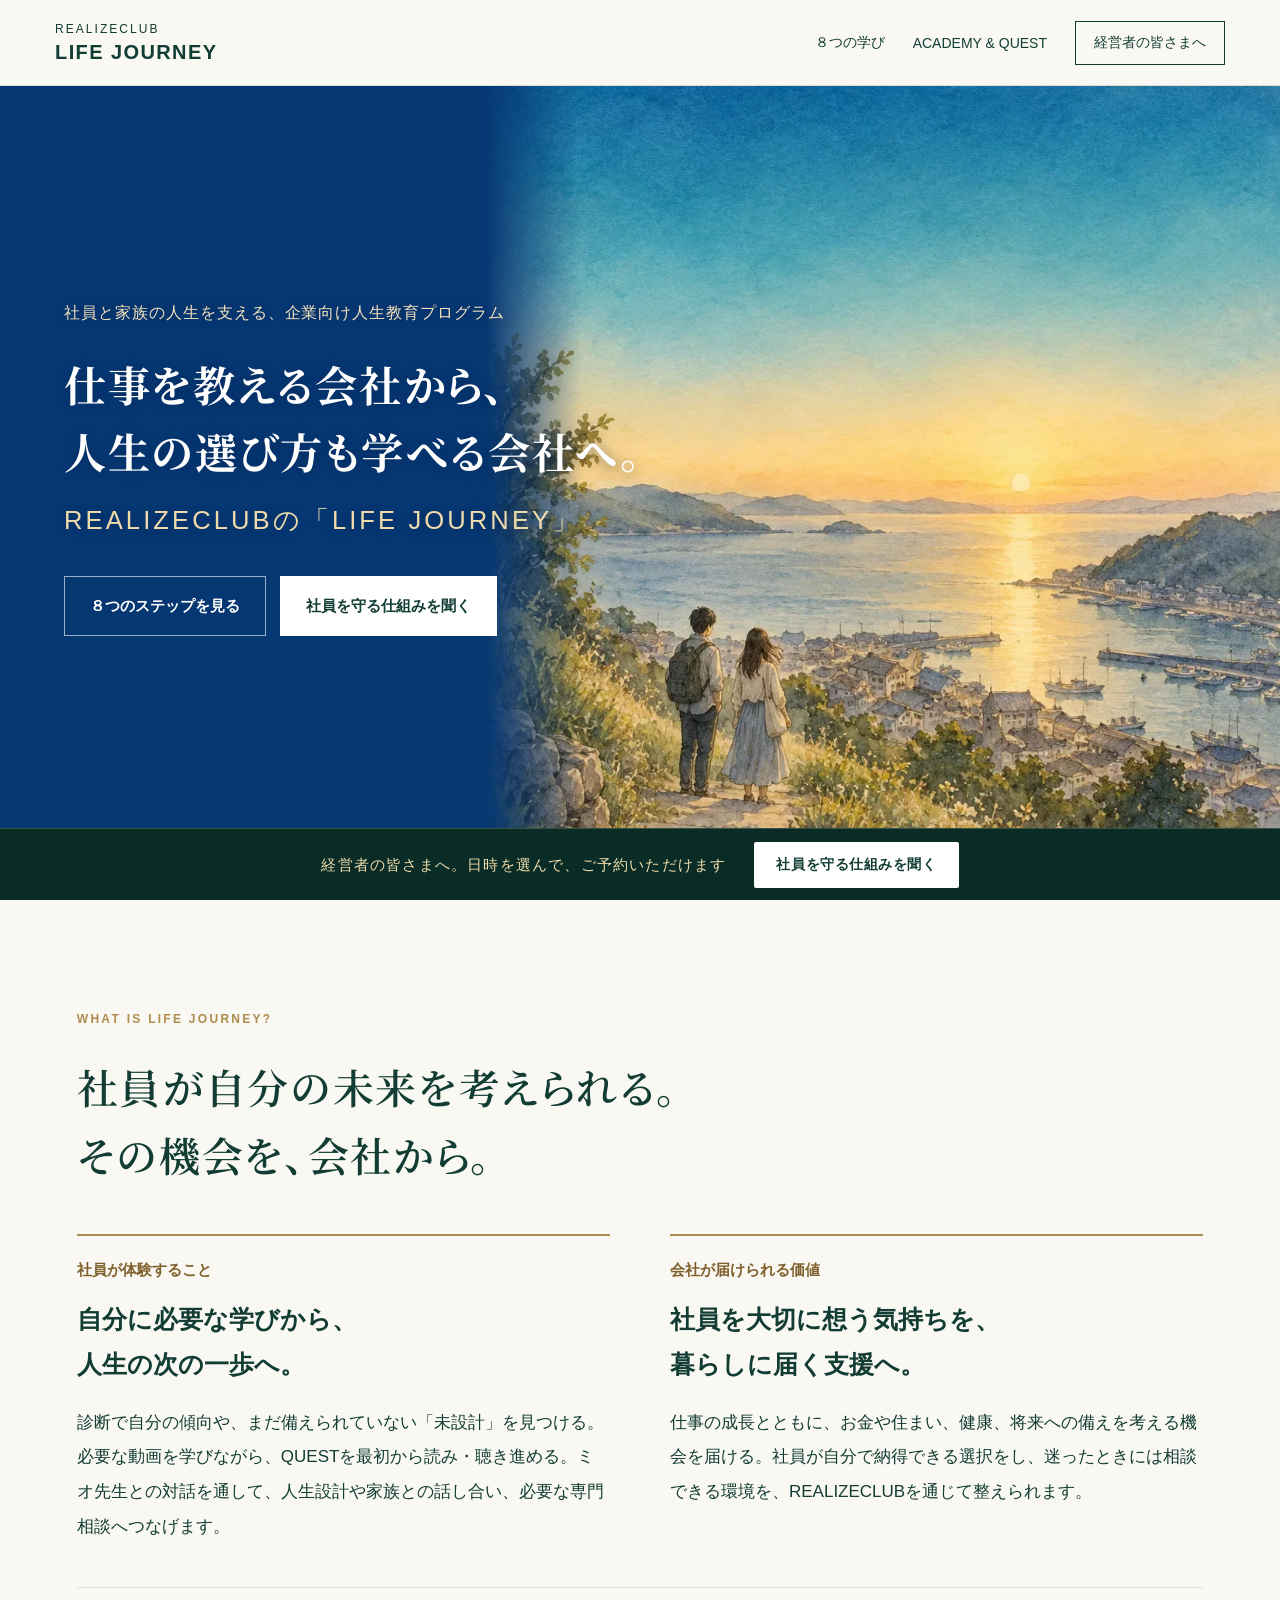
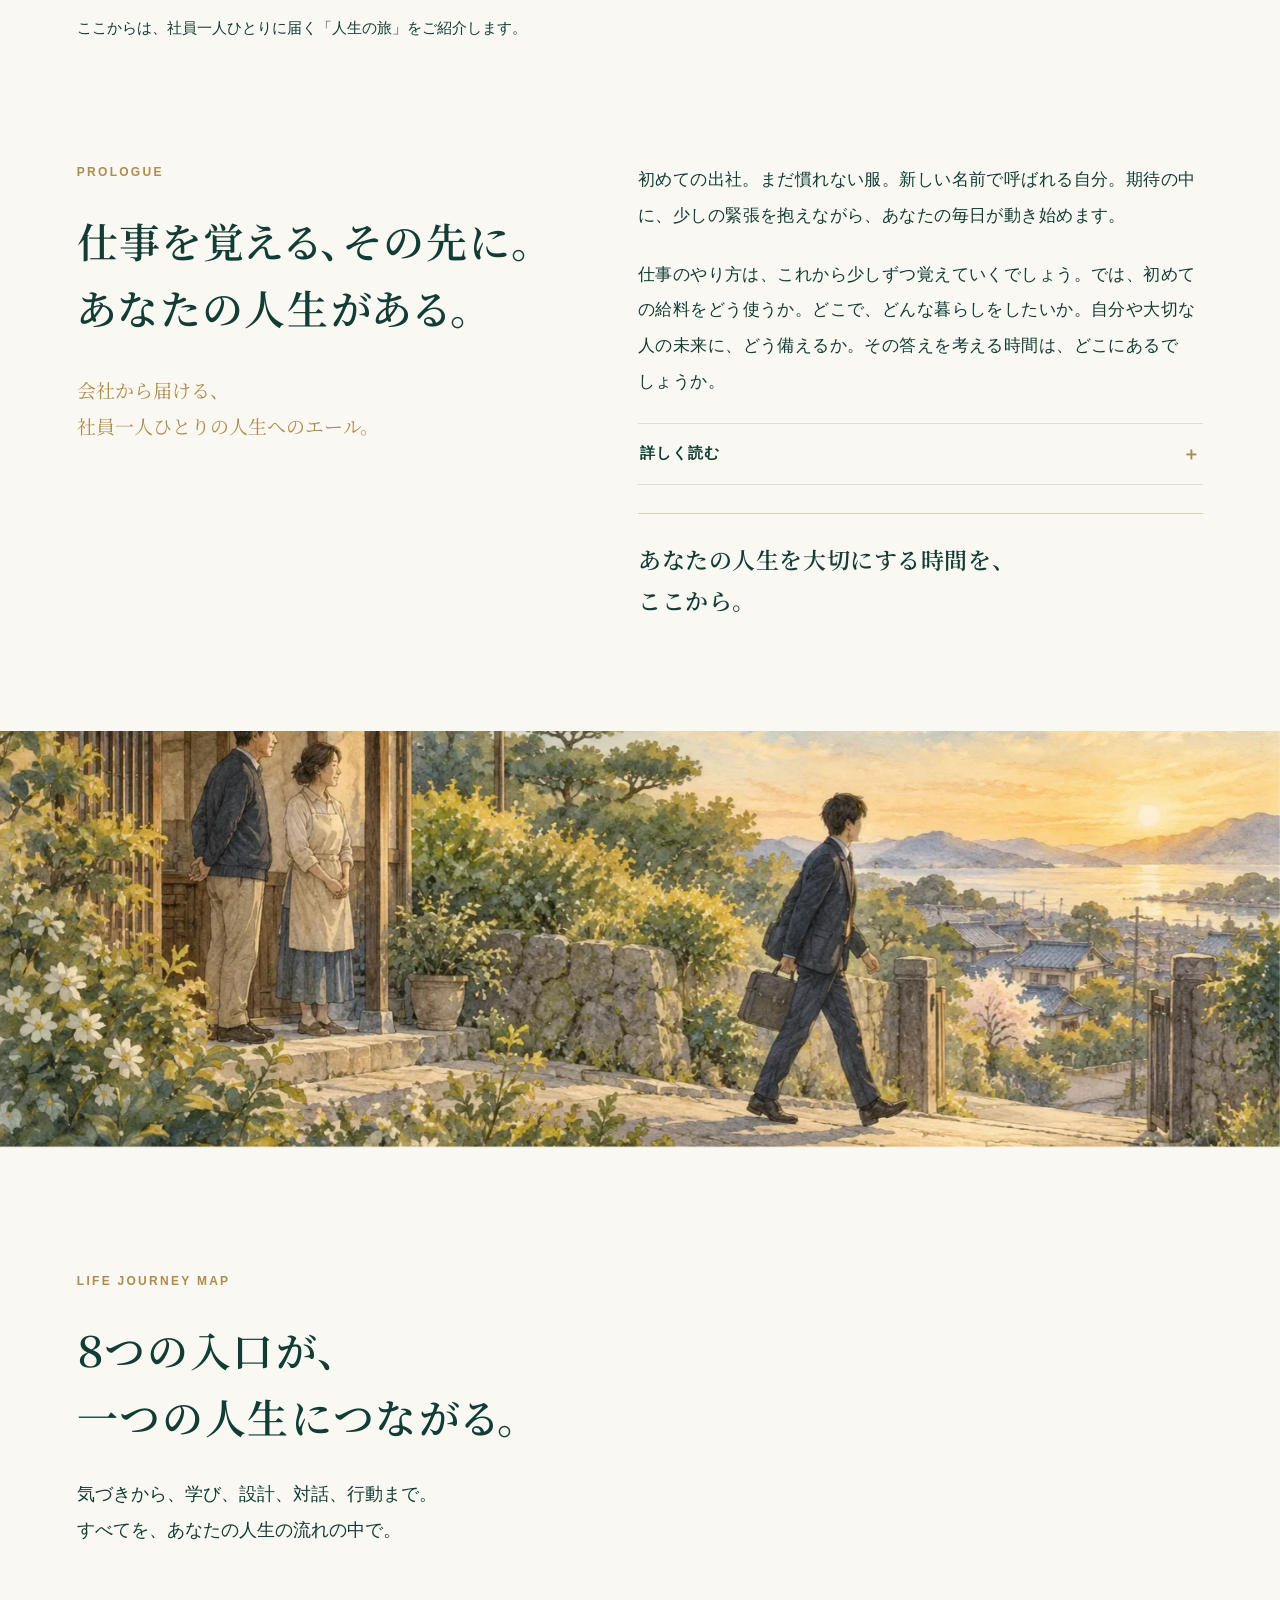
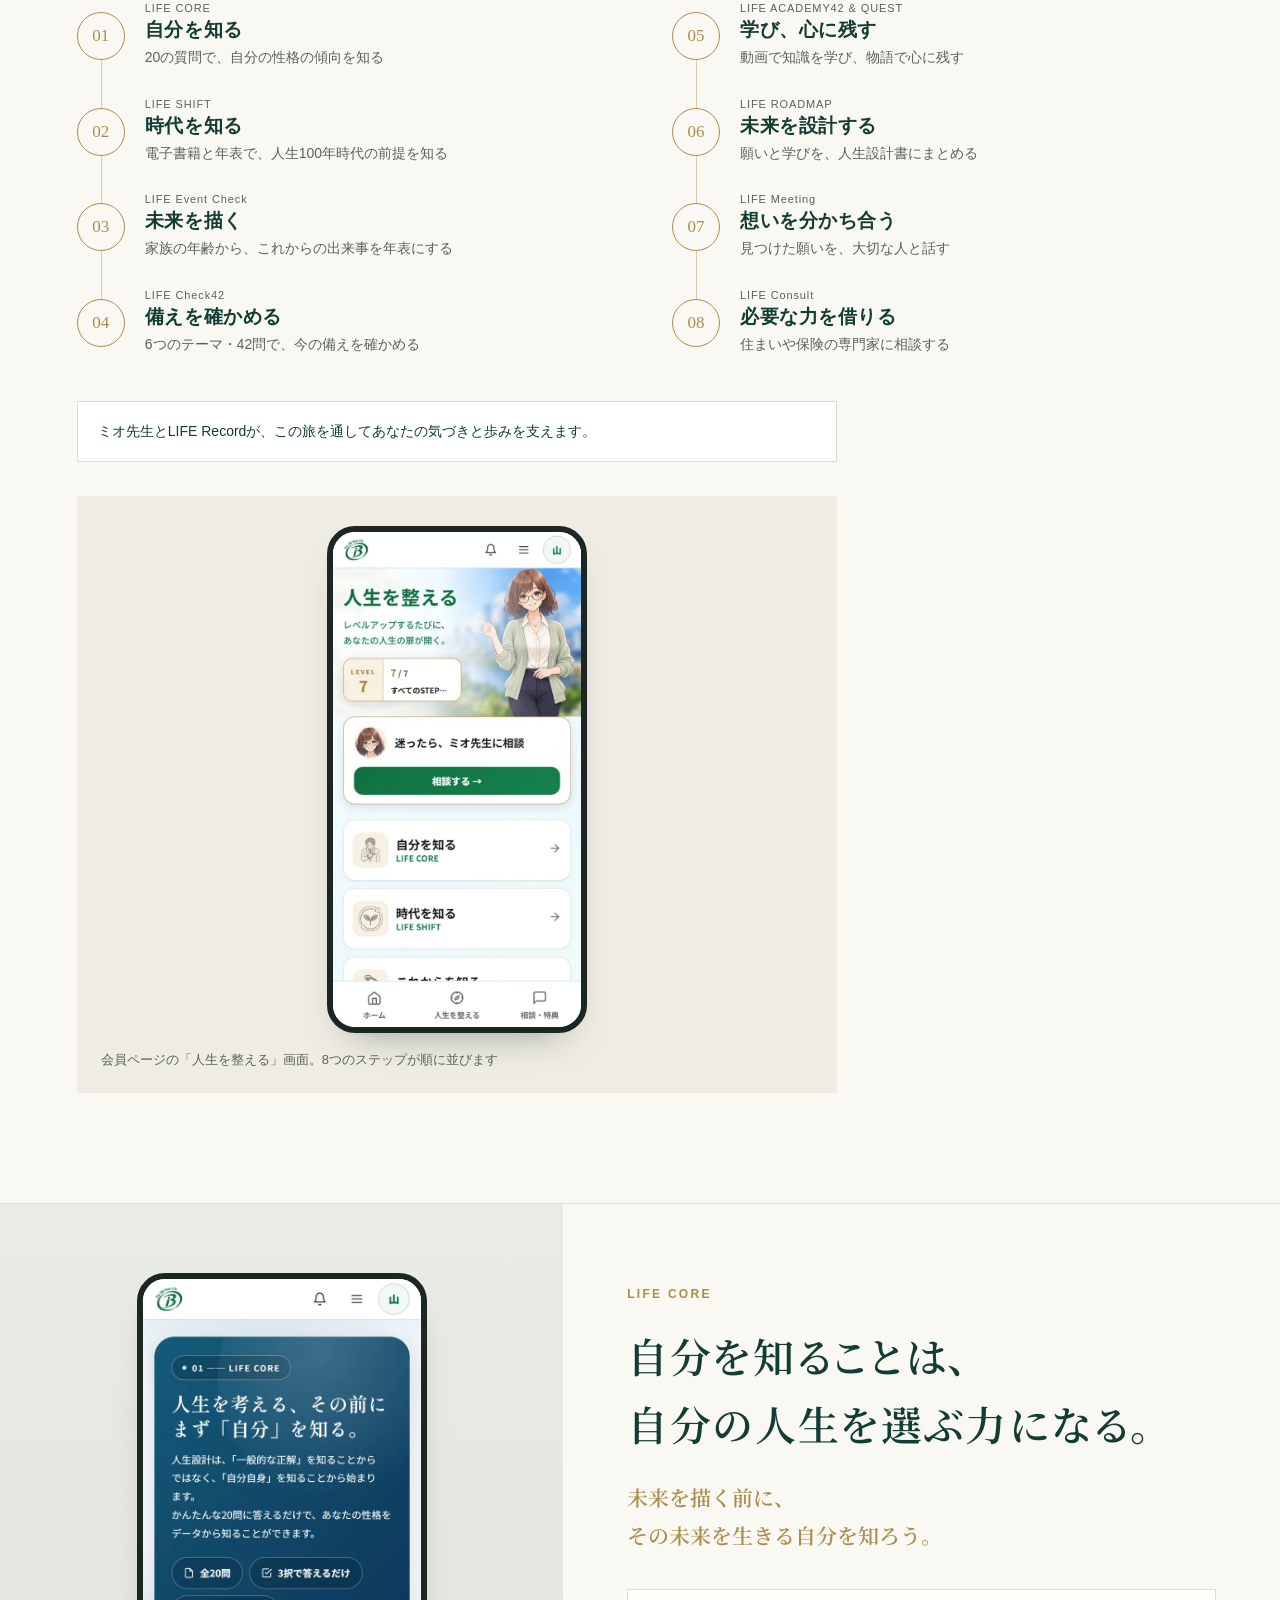
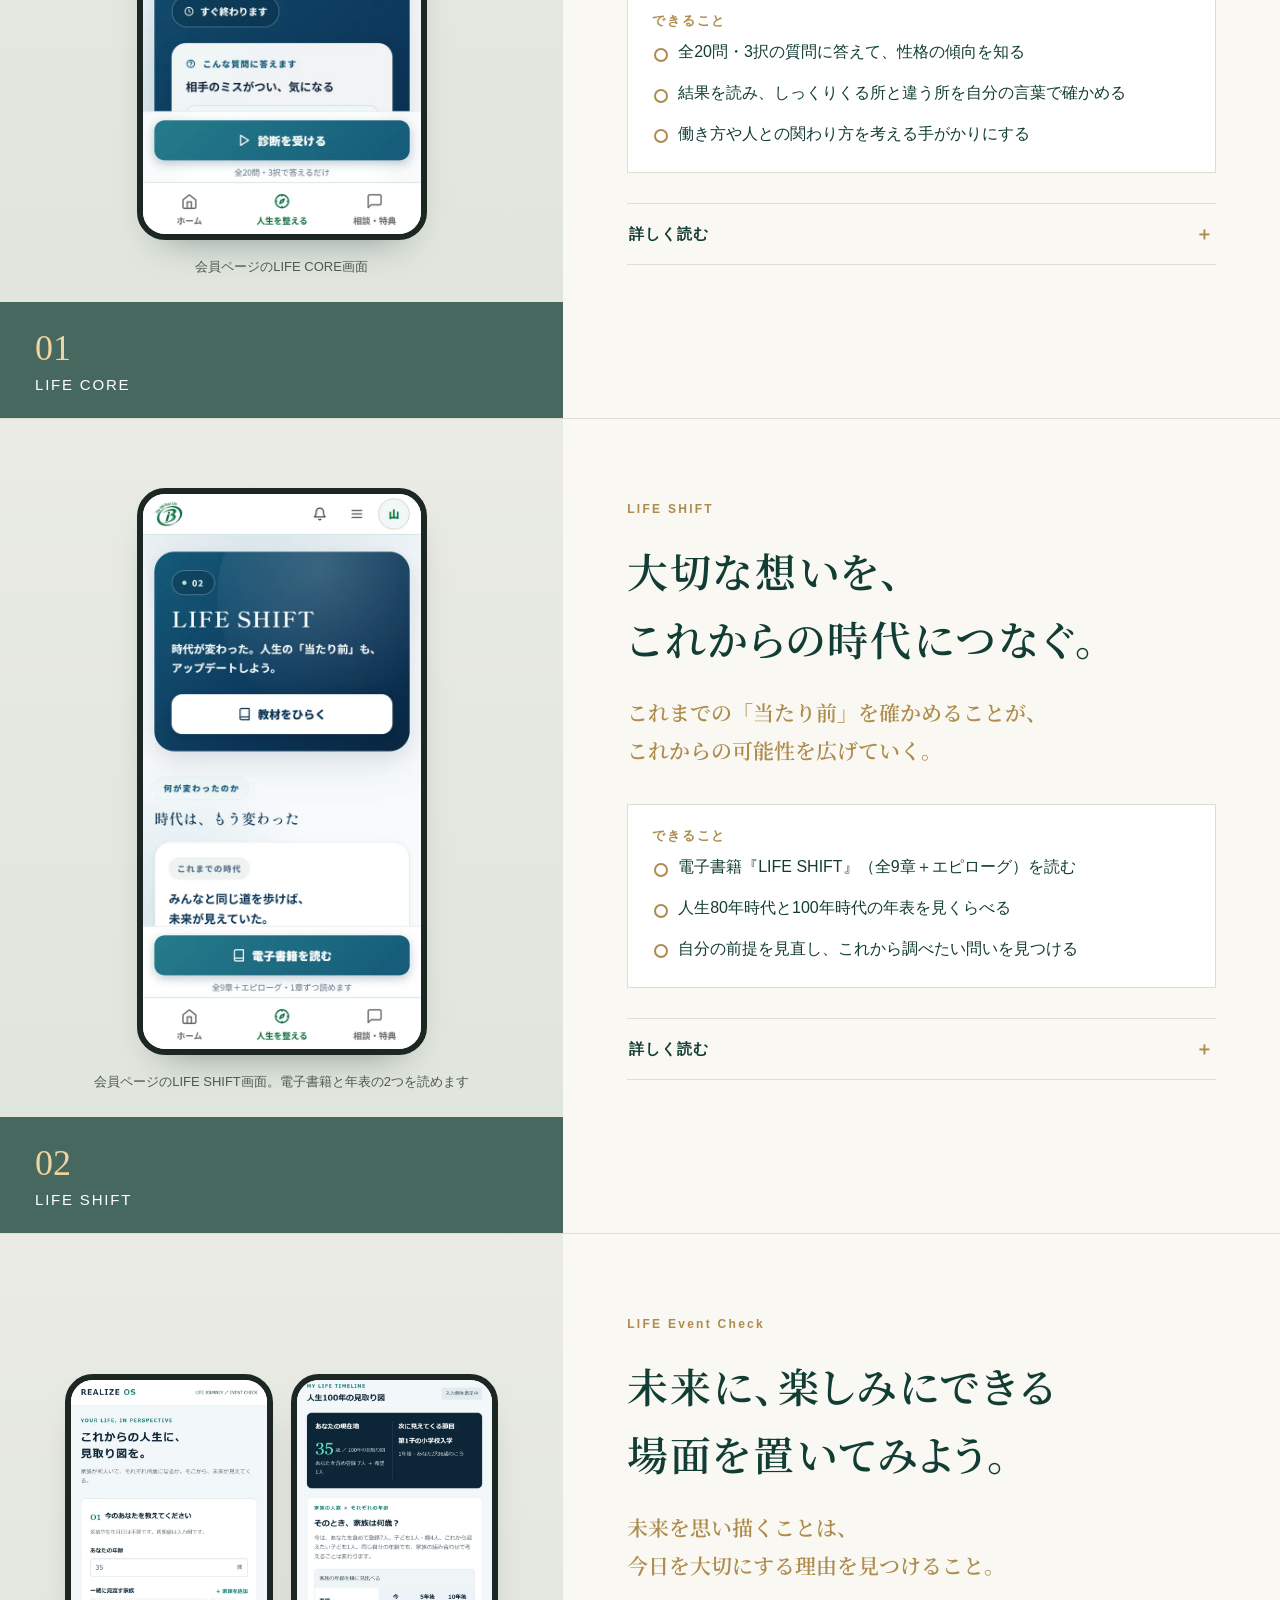
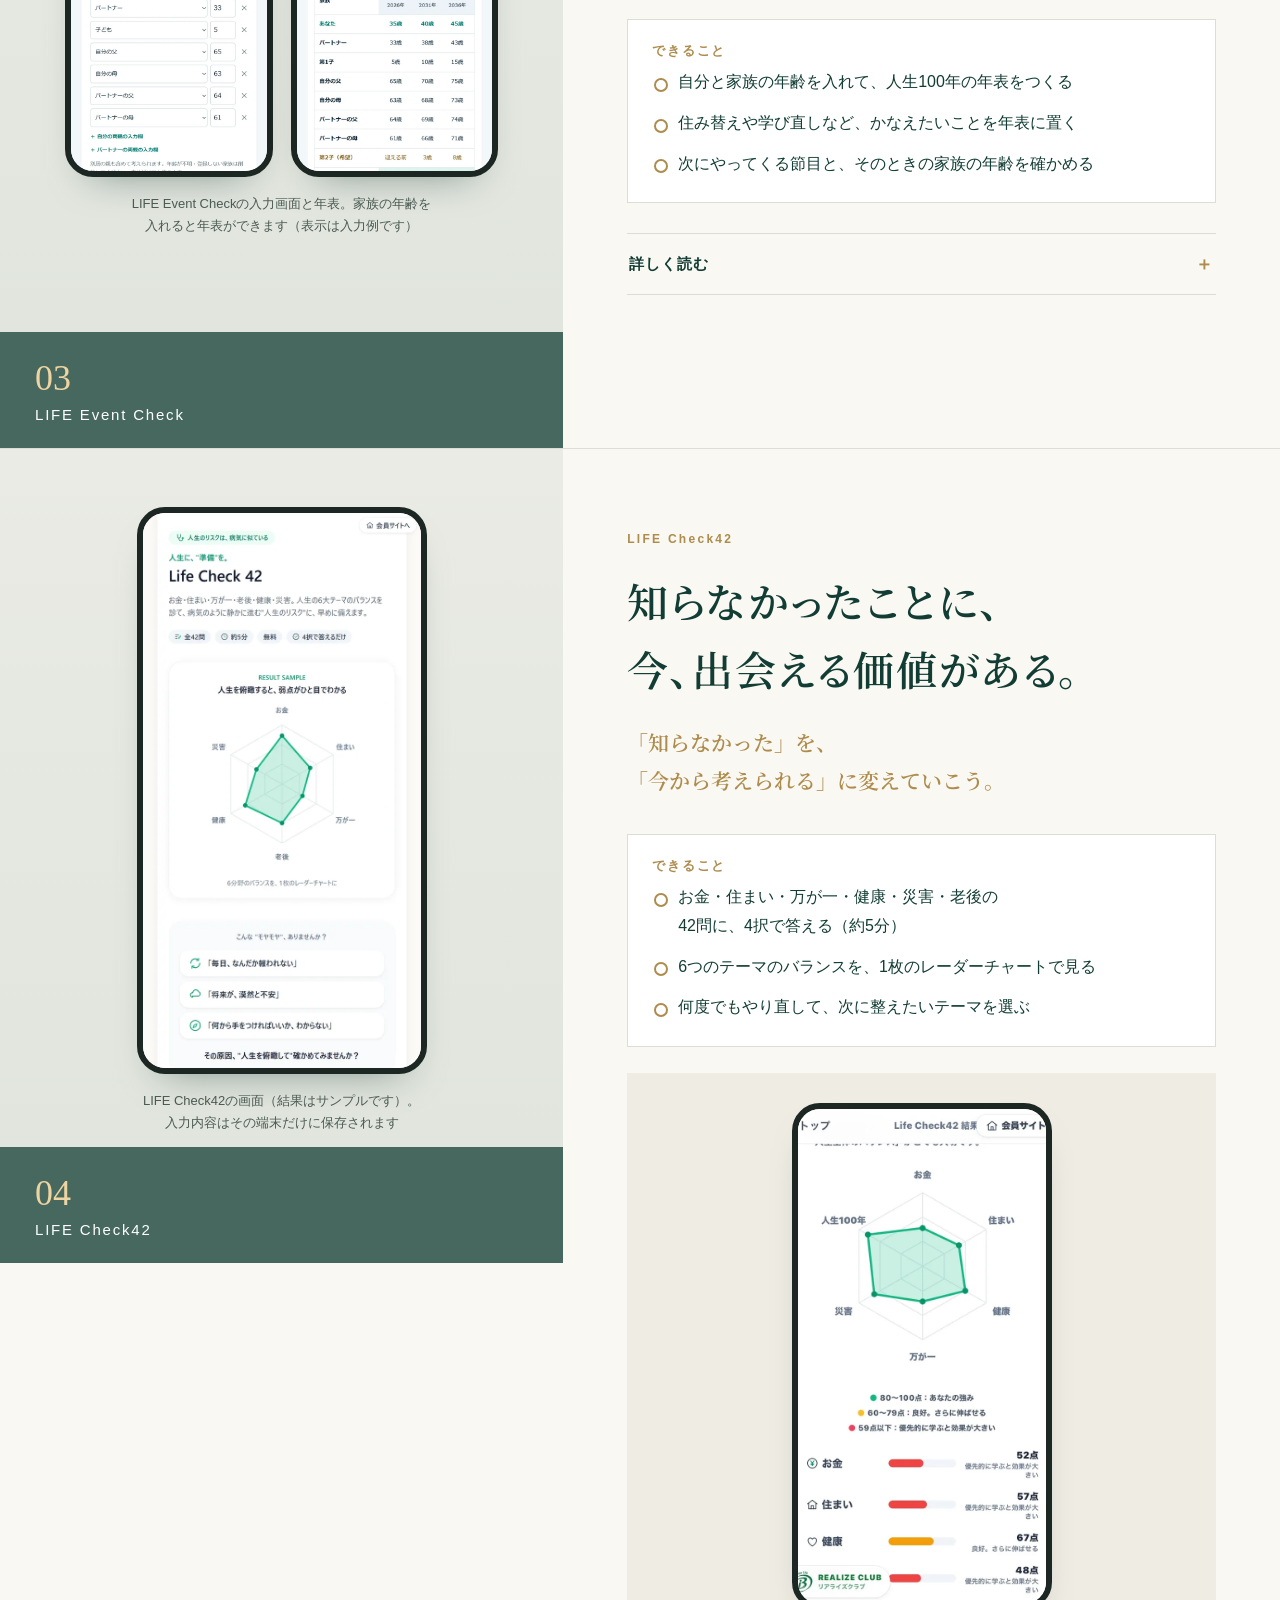
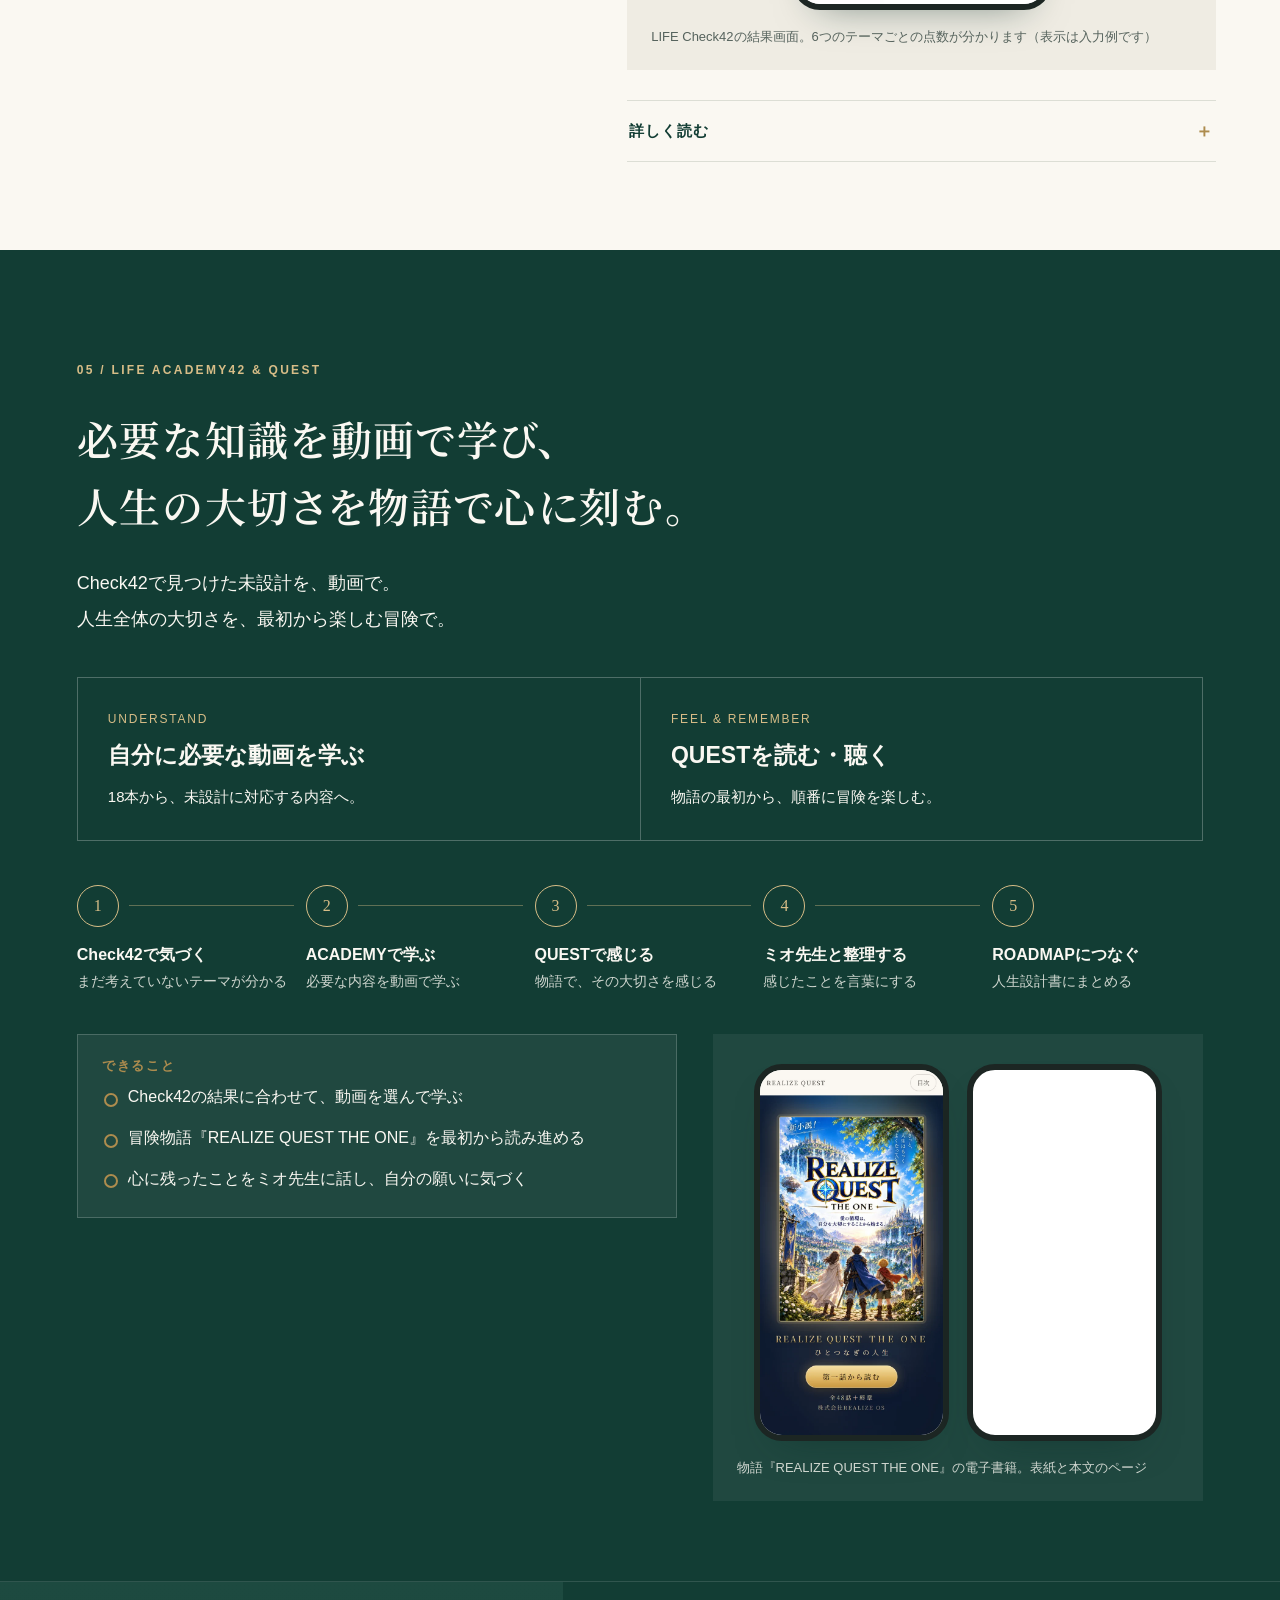
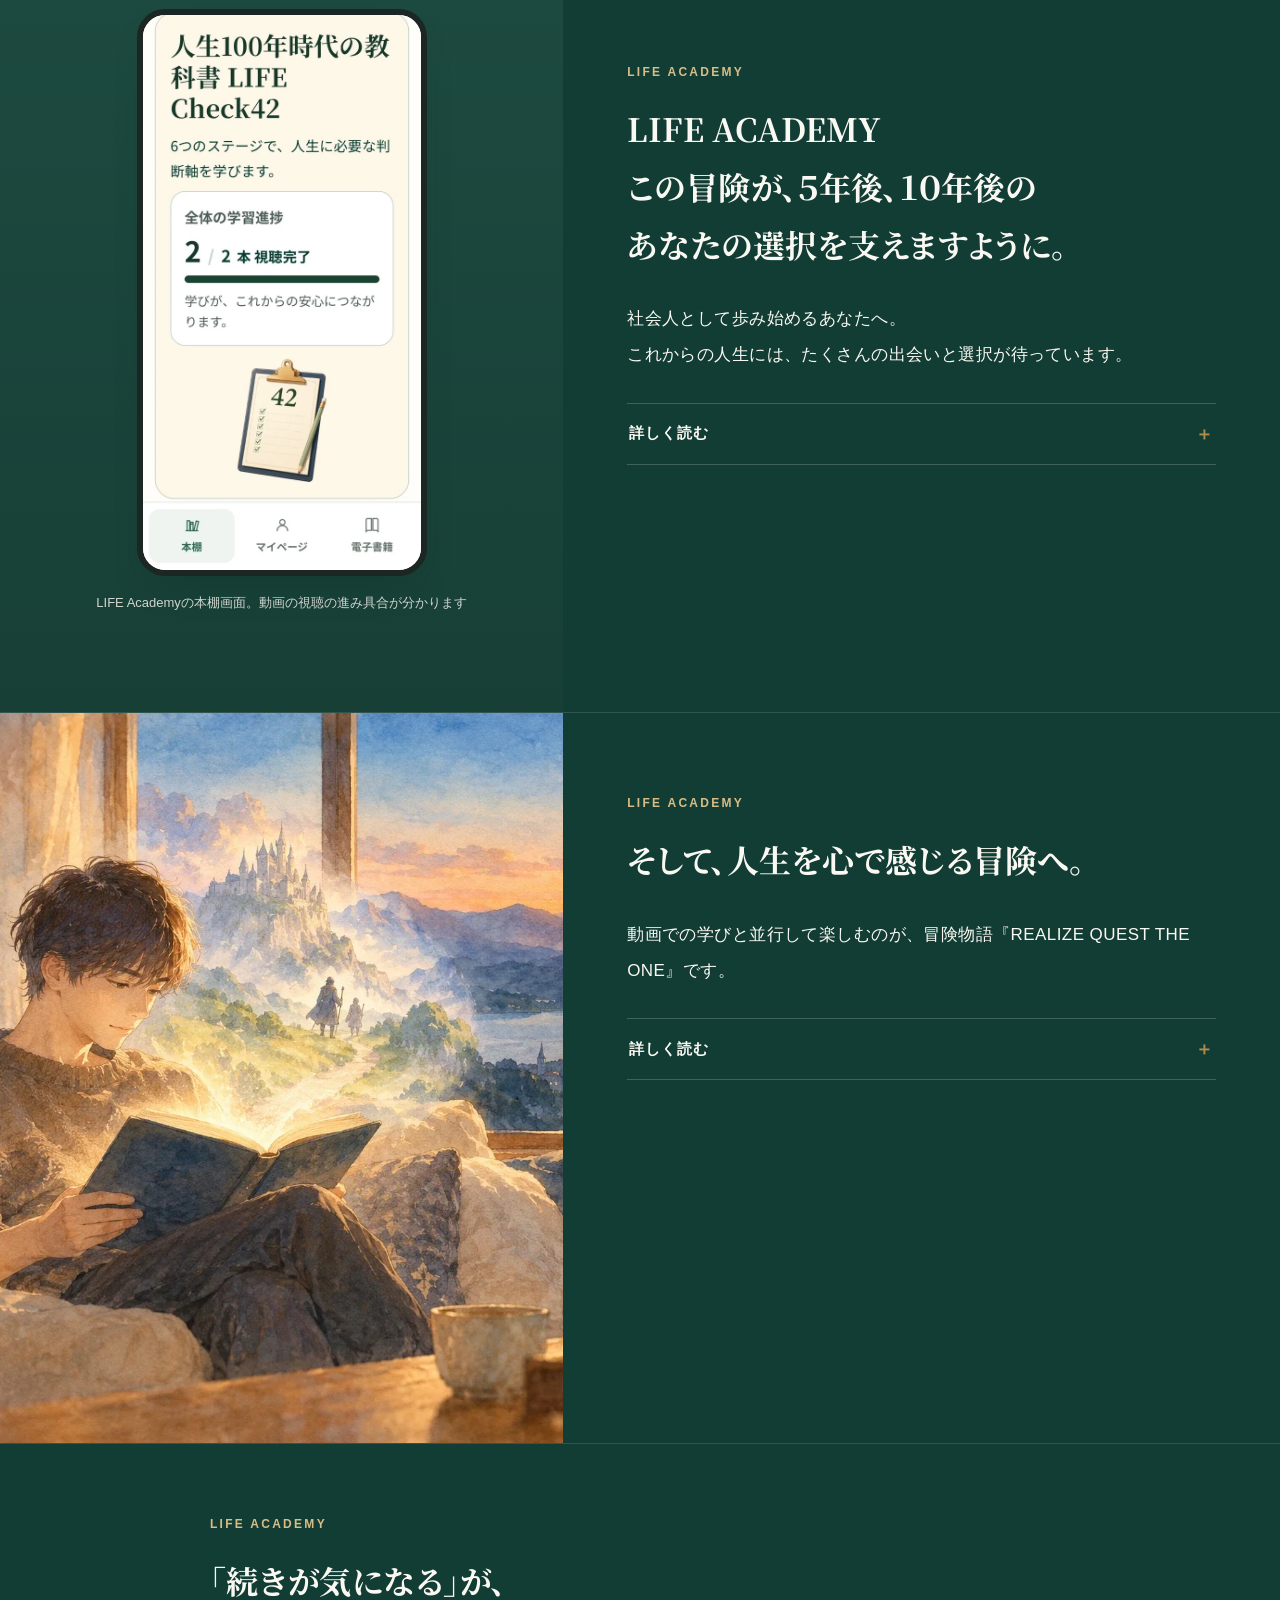
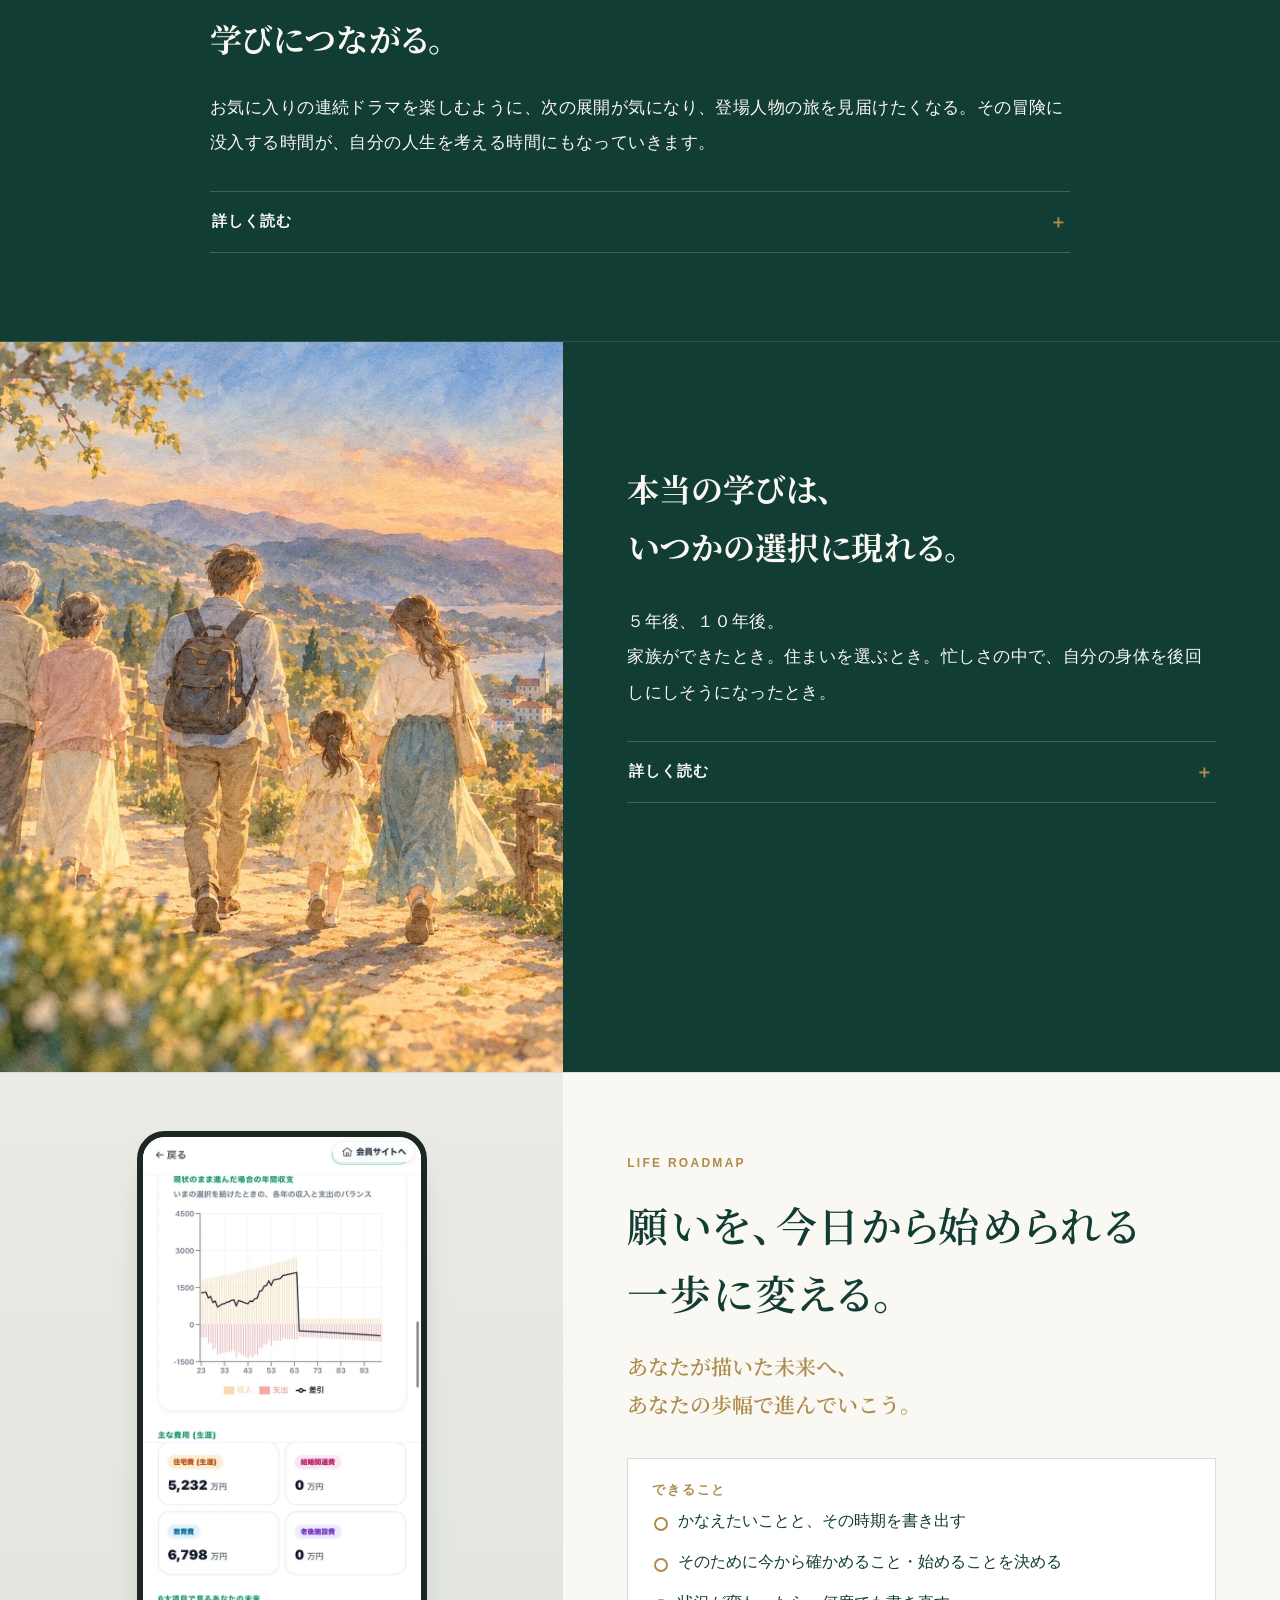
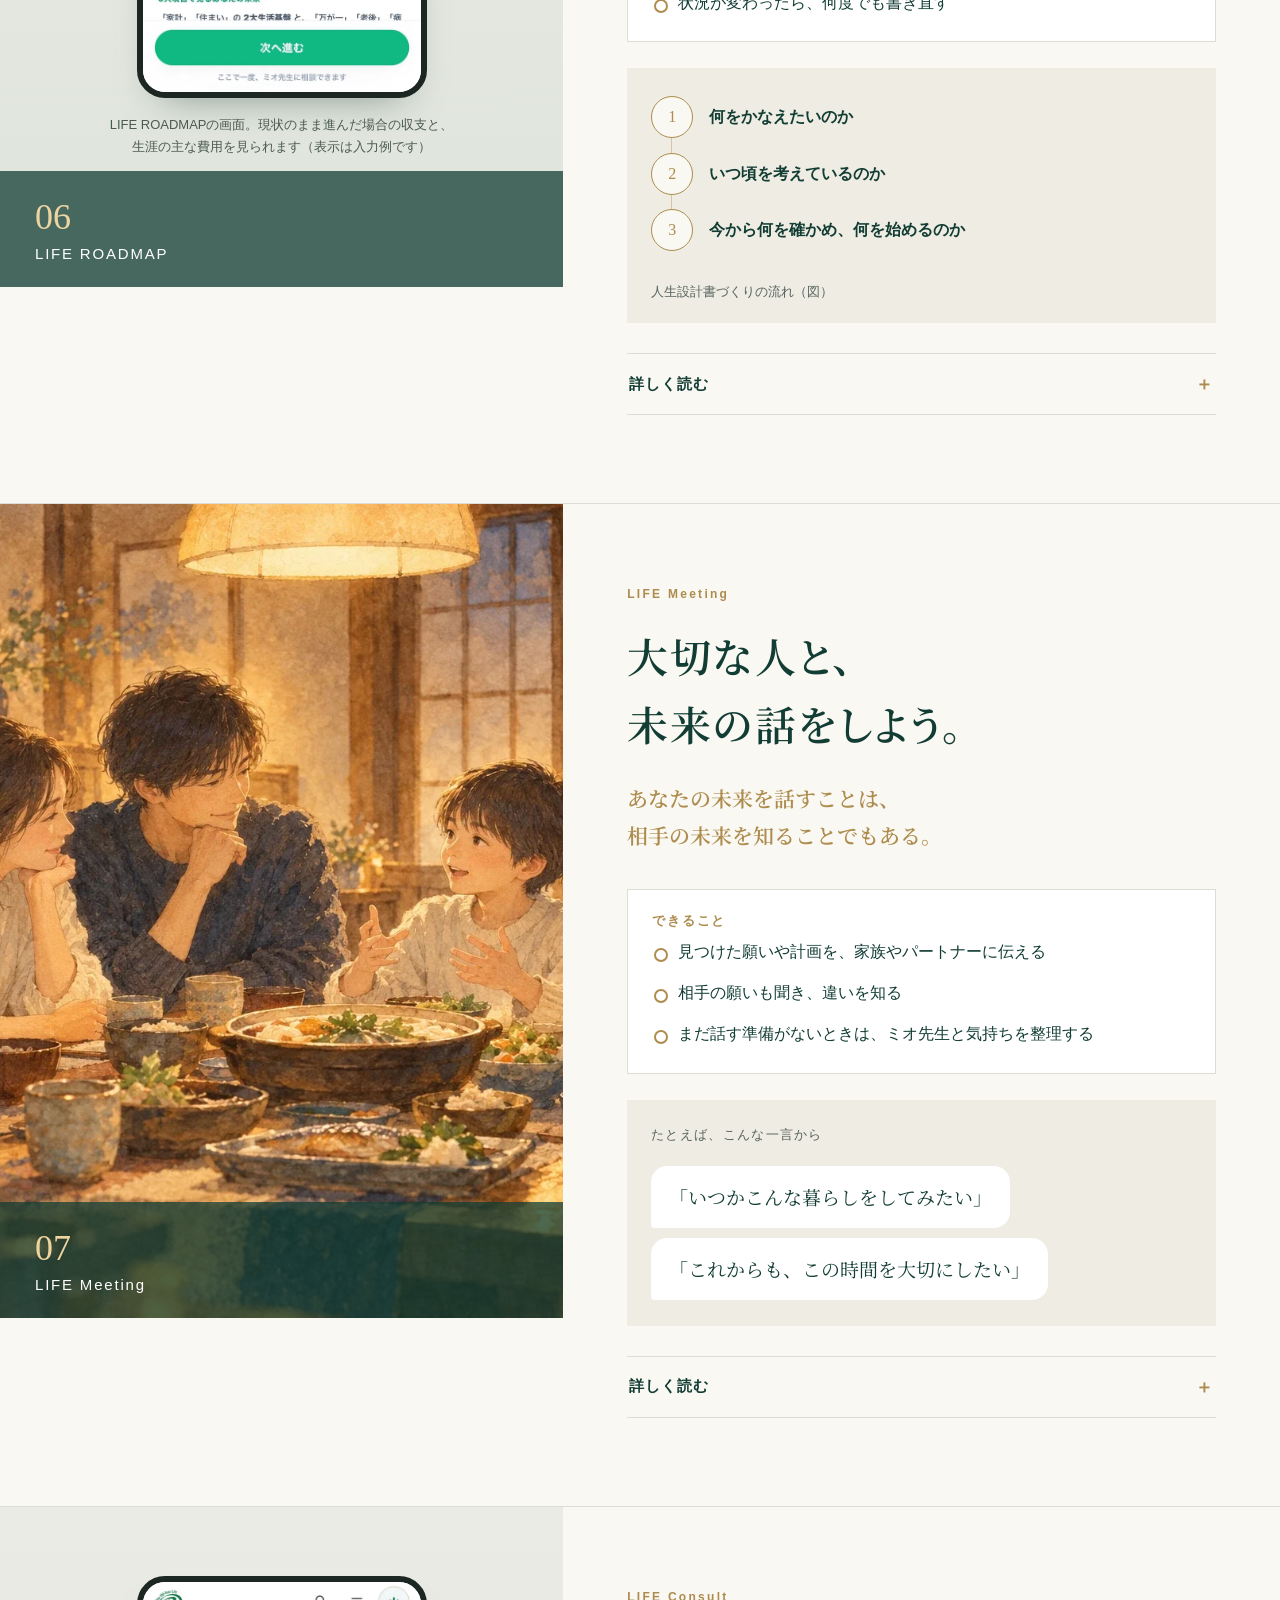
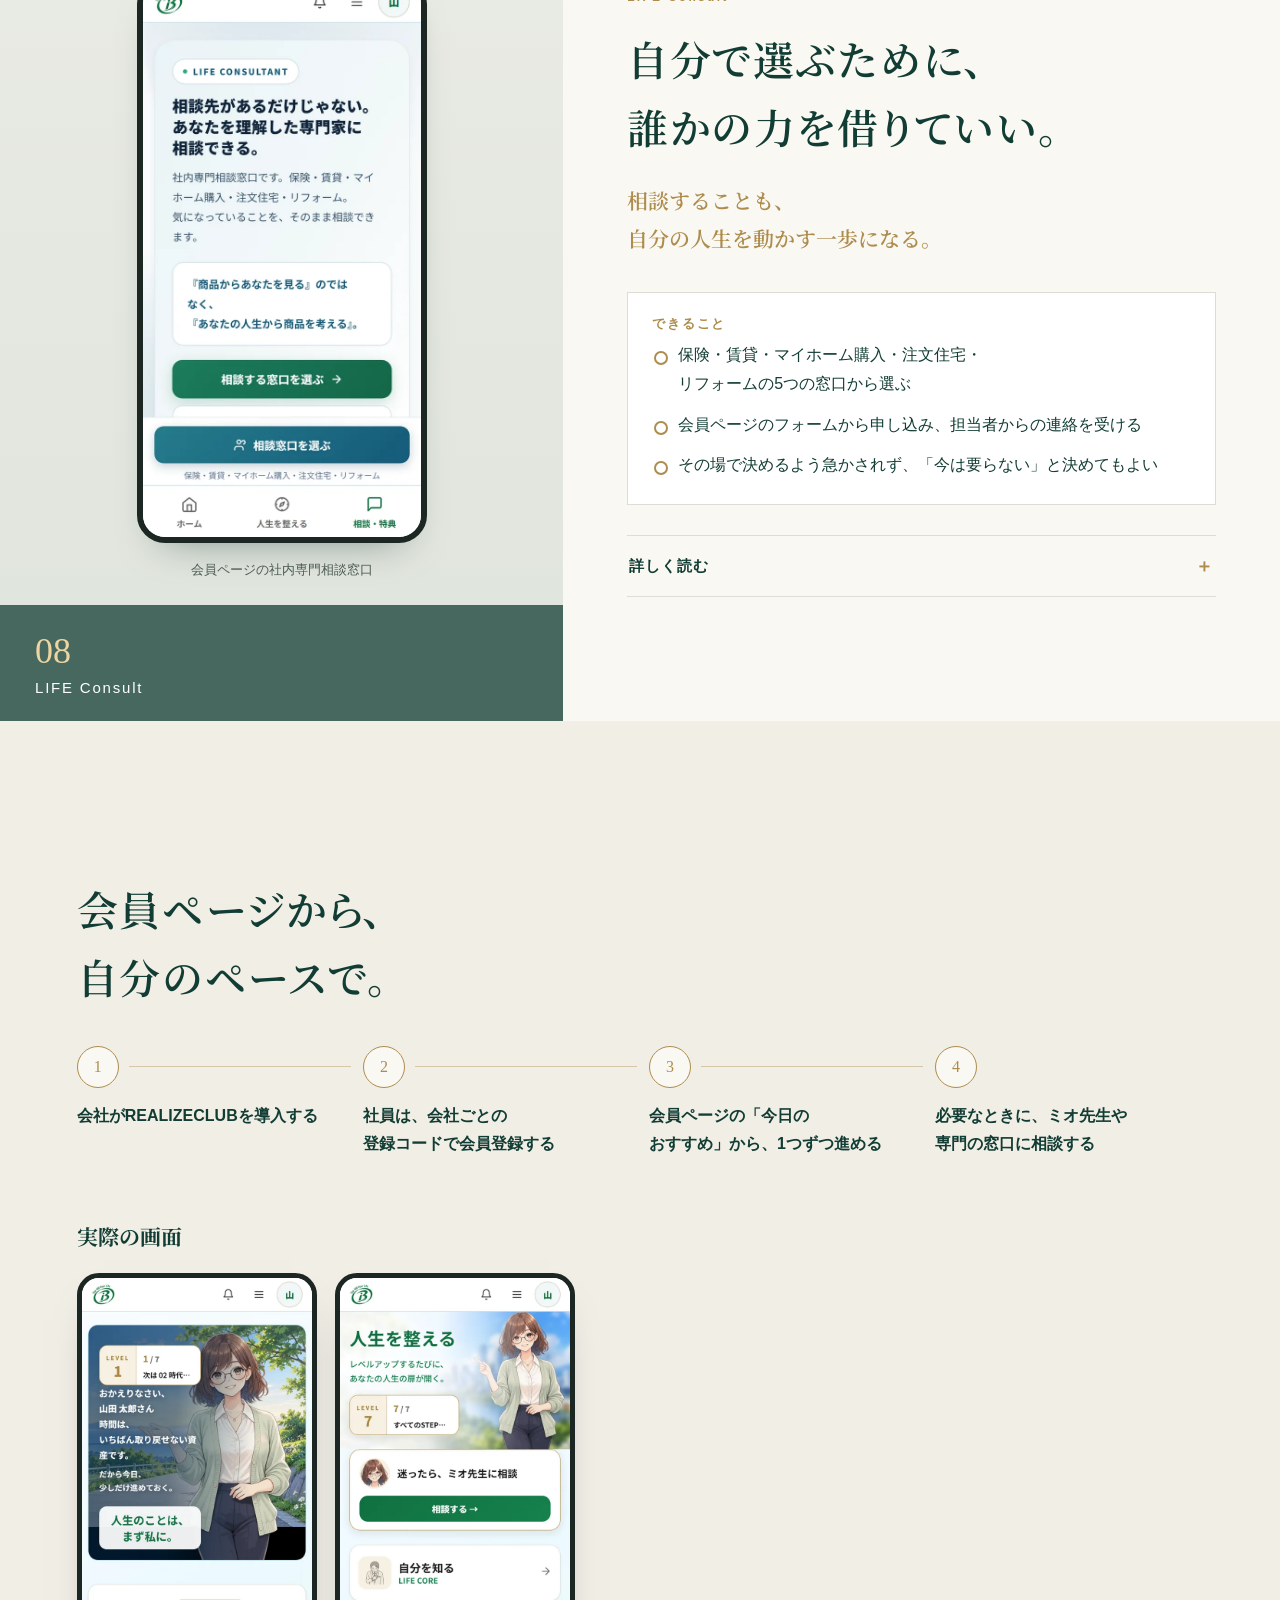
<file: v2/index.html>
<!DOCTYPE html>

<html lang="ja"><head><meta charset="utf-8"/><meta content="noindex" name="robots"/><meta content="width=device-width,initial-scale=1" name="viewport"/><meta content="#123d34" name="theme-color"/><title>LIFE JOURNEY｜ひとつなぎの人生教育を、あなたの会社へ</title><meta content="自分を知り、未来を描き、物語で心に刻む。８つの学びと対話で社員と家族の人生を支える、REALIZECLUBのLIFE JOURNEY。" name="description"/>
<link href="data:image/svg+xml,%3Csvg xmlns='http://www.w3.org/2000/svg' viewBox='0 0 64 64'%3E%3Crect width='64' height='64' rx='14' fill='%23123d34'/%3E%3Ctext x='32' y='43' text-anchor='middle' font-size='34' fill='%23f1d49a' font-family='serif'%3EJ%3C/text%3E%3C/svg%3E" rel="icon"/>
<link href="https://fonts.googleapis.com" rel="preconnect"/>
<link crossorigin="" href="https://fonts.gstatic.com" rel="preconnect"/>
<link href="https://fonts.googleapis.com/css2?family=Noto+Serif+JP:wght@500;600&amp;display=swap" rel="stylesheet"/>
<link href="../style.css?v=2" rel="stylesheet"/>
<link href="../enhance.css?v=18" rel="stylesheet"/>
<link href="../journey.css?v=10" rel="stylesheet"/>
<script>document.documentElement.classList.add('js');setTimeout(function(){if(!window.__lj)document.documentElement.classList.remove('js')},2500)</script>
<script defer="" src="../journey.js?v=1"></script>
<script defer="" src="../script.js?v=3"></script>
</head><body>
<a class="skip" href="#main">本文へ進む</a>
<header class="header">
<a class="brand" href="#top"><span>REALIZECLUB</span><strong>LIFE JOURNEY</strong></a>
<nav aria-label="メインナビゲーション">
<a href="#chapters">８つの学び</a>
<a href="#academy">ACADEMY &amp; QUEST</a>
<a class="nav-ceo" href="#company">経営者の皆さまへ</a></nav></header>
<main id="main">
<section class="hero" id="top">
<div class="hero-stage">
<img alt="朝日に照らされた海と街を見渡し、未来へ踏み出す二人" class="hero-image" fetchpriority="high" height="1492" src="../assets/covergen.webp?v=2" width="1054"/>
<div class="hero-copy">
<p class="service-category"><w-b>社員と</w-b><w-b>家族の</w-b><w-b>人生を</w-b><w-b>支える、</w-b><br class="mobile"/><w-b>企業向け人生教育</w-b><w-b>プログラム</w-b></p>
<h1><w-b>仕事を</w-b><w-b>教える</w-b><w-b>会社から、</w-b><br/><w-b>人生の</w-b><w-b>選び方も</w-b><br class="mobile"/><w-b>学べる</w-b><w-b>会社へ。</w-b></h1>
<p class="hero-sub" data-fit="" style="--fit:4.92vw;--fit-cap:18px"><w-b>REALIZECLUBの</w-b><w-b>「LIFE JOURNEY」</w-b></p>
<div class="hero-actions"><a class="button light" href="#chapters">８つのステップを見る</a><a class="button button-white" href="https://liff.line.me/2011299304-9aMpCJVv/salon/dateselector/week/2026/9/27?liff_id=2011299304-9aMpCJVv&amp;is=0tYlk1UdbC" rel="noopener" target="_blank">社員を守る仕組みを聞く</a></div></div></div>
<p class="hero-bottom"><w-b>診断で</w-b><w-b>気づく。</w-b><w-b>動画と</w-b><w-b>物語で</w-b><w-b>学ぶ。</w-b><br class="mobile"/><w-b>対話で、</w-b><w-b>未来を</w-b><w-b>描く。</w-b></p></section>
<section aria-labelledby="overview-title" class="service-overview section">
<p class="eyebrow">WHAT IS LIFE JOURNEY?</p>
<h2 id="overview-title"><w-b>社員が</w-b><w-b>自分の</w-b><w-b>未来を</w-b><w-b>考えられる。</w-b><br/><w-b>その</w-b><w-b>機会を、</w-b><w-b>会社から。</w-b></h2>
<div class="overview-grid">
<article>
<p class="overview-label"><w-b>社員が</w-b><w-b>体験する</w-b><w-b>こと</w-b></p>
<h3><w-b>自分に</w-b><w-b>必要な</w-b><w-b>学びから、</w-b><br/><w-b>人生の</w-b><w-b>次の</w-b><w-b>一歩へ。</w-b></h3>
<p><w-b>診断で</w-b><w-b>自分の</w-b><w-b>傾向や、</w-b><w-b>まだ</w-b><w-b>備えられていない</w-b><w-b>「未設計」を</w-b><w-b>見つける。</w-b><w-b>必要な</w-b><w-b>動画を</w-b><w-b>学びながら、</w-b><w-b>QUESTを</w-b><w-b>最初から</w-b><w-b>読み・</w-b><w-b>聴き進める。</w-b><w-b>ミオ先生との</w-b><w-b>対話を</w-b><w-b>通して、</w-b><w-b>人生設計や</w-b><w-b>家族との</w-b><w-b>話し合い、</w-b><w-b>必要な</w-b><w-b>専門相談へ</w-b><w-b>つなげます。</w-b></p></article>
<article>
<p class="overview-label"><w-b>会社が</w-b><w-b>届けられる</w-b><w-b>価値</w-b></p>
<h3><w-b>社員を</w-b><w-b>大切に</w-b><w-b>想う</w-b><w-b>気持ちを、</w-b><br/><w-b>暮らしに</w-b><w-b>届く</w-b><w-b>支援へ。</w-b></h3>
<p><w-b>仕事の</w-b><w-b>成長とともに、</w-b><w-b>お金や</w-b><w-b>住まい、</w-b><w-b>健康、</w-b><w-b>将来への</w-b><w-b>備えを</w-b><w-b>考える</w-b><w-b>機会を</w-b><w-b>届ける。</w-b><w-b>社員が</w-b><w-b>自分で</w-b><w-b>納得できる</w-b><w-b>選択を</w-b><w-b>し、</w-b><w-b>迷った</w-b><w-b>ときには</w-b><w-b>相談できる</w-b><w-b>環境を、</w-b><w-b>REALIZECLUBを</w-b><w-b>通じて</w-b><w-b>整えられます。</w-b></p></article></div>
<p class="overview-bridge"><w-b>ここからは、</w-b><w-b>社員一人ひとりに</w-b><w-b>届く</w-b><w-b>「人生の</w-b><w-b>旅」を</w-b><w-b>ご紹介します。</w-b></p></section>
<section class="intro section" id="introduction">
<div class="intro-title">
<p class="eyebrow">PROLOGUE</p>
<h2 data-fit="" style="--fit:7.969vw;--fit-cap:27px"><w-b>仕事を</w-b><w-b>覚える、</w-b><w-b>その</w-b><w-b>先に。</w-b><br/><w-b>あなたの</w-b><w-b>人生が</w-b><w-b>ある。</w-b></h2>
<p class="gold"><w-b>会社から</w-b><w-b>届ける、</w-b><br/><w-b>社員一人ひとりの</w-b><w-b>人生への</w-b><w-b>エール。</w-b></p></div>
<div class="prose">
<p><w-b>初めての</w-b><w-b>出社。</w-b><w-b>まだ</w-b><w-b>慣れない</w-b><w-b>服。</w-b><w-b>新しい</w-b><w-b>名前で</w-b><w-b>呼ばれる</w-b><w-b>自分。</w-b><w-b>期待の</w-b><w-b>中に、</w-b><w-b>少しの</w-b><w-b>緊張を</w-b><w-b>抱えながら、</w-b><w-b>あなたの</w-b><w-b>毎日が</w-b><w-b>動き始めます。</w-b></p>
<p><w-b>仕事の</w-b><w-b>やり方は、</w-b><w-b>これから</w-b><w-b>少し</w-b><w-b>ずつ</w-b><w-b>覚えていくでしょう。</w-b><w-b>では、</w-b><w-b>初めての</w-b><w-b>給料を</w-b><w-b>どう</w-b><w-b>使うか。</w-b><w-b>どこで、</w-b><w-b>どんな</w-b><w-b>暮らしを</w-b><w-b>したいか。</w-b><w-b>自分や</w-b><w-b>大切な</w-b><w-b>人の</w-b><w-b>未来に、</w-b><w-b>どう</w-b><w-b>備えるか。</w-b><w-b>その</w-b><w-b>答えを</w-b><w-b>考える</w-b><w-b>時間は、</w-b><w-b>どこに</w-b><w-b>あるでしょうか。</w-b></p>
<details class="more"><summary><span class="t-open"><w-b>詳しく</w-b><w-b>読む</w-b></span><span class="t-close"><w-b>閉じる</w-b></span></summary><div class="prose"><p><w-b>あなたは、</w-b><w-b>幸せに</w-b><w-b>なる</w-b><w-b>ために</w-b><w-b>生きています。</w-b><w-b>働く</w-b><w-b>ことも、</w-b><w-b>お金を</w-b><w-b>得る</w-b><w-b>ことも、</w-b><w-b>その</w-b><w-b>人生に</w-b><w-b>つながっています。</w-b><w-b>だから</w-b><w-b>こそ、</w-b><w-b>仕事を</w-b><w-b>学ぶ</w-b><w-b>時間とともに、</w-b><w-b>自分の</w-b><w-b>人生を</w-b><w-b>学ぶ</w-b><w-b>時間を</w-b><w-b>持ってほしい。</w-b><w-b>REALIZECLUBの</w-b><w-b>LIFE JOURNEYには、</w-b><w-b>そんな</w-b><w-b>想いが</w-b><w-b>込められています。</w-b></p><p><w-b>自分を</w-b><w-b>知り、</w-b><w-b>時代を</w-b><w-b>知り、</w-b><w-b>未来を</w-b><w-b>描く。</w-b><w-b>今の</w-b><w-b>備えを</w-b><w-b>確かめ、</w-b><w-b>必要な</w-b><w-b>ことを</w-b><w-b>学ぶ。</w-b><w-b>そして、</w-b><w-b>大切な</w-b><w-b>人と</w-b><w-b>話し、</w-b><w-b>必要な</w-b><w-b>力を</w-b><w-b>借りながら、</w-b><w-b>自分の</w-b><w-b>一歩を</w-b><w-b>選んでいく。</w-b></p><p><w-b>答えを</w-b><w-b>急ぐ</w-b><w-b>必要は</w-b><w-b>ありません。</w-b><w-b>今は</w-b><w-b>まだ</w-b><w-b>分からない</w-b><w-b>ことも、</w-b><w-b>途中で</w-b><w-b>変わる</w-b><w-b>願いも、</w-b><w-b>あなたの</w-b><w-b>人生の</w-b><w-b>一部です。</w-b><w-b>AIの</w-b><w-b>ミオ先生と</w-b><w-b>一緒に、</w-b><w-b>今の</w-b><w-b>自分から</w-b><w-b>始めましょう。</w-b></p></div></details><p class="pull" data-fit="" style="--fit:5.256vw;--fit-cap:19px"><w-b>あなたの</w-b><w-b>人生を</w-b><w-b>大切に</w-b><w-b>する</w-b><w-b>時間を、</w-b><br/><w-b>ここから。</w-b></p></div></section>
<div class="wide-photo">
<img alt="旅立つ新入社員を、愛情と誇らしさで見送る父と母" decoding="async" height="1024" loading="lazy" src="../assets/departure.webp?v=2" width="1536"/></div>
<section class="contents section" id="chapters">
<p class="eyebrow">LIFE JOURNEY MAP</p>
<h2><w-b>８つの</w-b><w-b>入口が、</w-b><br/><w-b>一つの</w-b><w-b>人生に</w-b><w-b>つながる。</w-b></h2>
<p class="lead" data-fit="" style="--fit:4.277vw;--fit-cap:16px"><w-b>気づきから、</w-b><w-b>学び、</w-b><w-b>設計、</w-b><w-b>対話、</w-b><w-b>行動まで。</w-b><br/><w-b>すべてを、</w-b><w-b>あなたの</w-b><w-b>人生の</w-b><w-b>流れの</w-b><w-b>中で。</w-b></p>
<ol class="journey-map"><li class="jm-item"><a class="jm-link" href="#core"><span class="jm-no">01</span><span class="jm-body"><small class="jm-en">LIFE CORE</small><strong class="jm-ja"><w-b>自分を</w-b><w-b>知る</w-b></strong><span class="jm-desc"><w-b>20の</w-b><w-b>質問で、</w-b><w-b>自分の</w-b><w-b>性格の</w-b><w-b>傾向を</w-b><w-b>知る</w-b></span></span></a></li><li class="jm-item"><a class="jm-link" href="#shift"><span class="jm-no">02</span><span class="jm-body"><small class="jm-en">LIFE SHIFT</small><strong class="jm-ja"><w-b>時代を</w-b><w-b>知る</w-b></strong><span class="jm-desc"><w-b>電子書籍と</w-b><w-b>年表で、</w-b><w-b>人生100年時代の</w-b><w-b>前提を</w-b><w-b>知る</w-b></span></span></a></li><li class="jm-item"><a class="jm-link" href="#event"><span class="jm-no">03</span><span class="jm-body"><small class="jm-en">LIFE Event Check</small><strong class="jm-ja"><w-b>未来を</w-b><w-b>描く</w-b></strong><span class="jm-desc"><w-b>家族の</w-b><w-b>年齢から、</w-b><w-b>これからの</w-b><w-b>出来事を</w-b><w-b>年表に</w-b><w-b>する</w-b></span></span></a></li><li class="jm-item"><a class="jm-link" href="#check"><span class="jm-no">04</span><span class="jm-body"><small class="jm-en">LIFE Check42</small><strong class="jm-ja"><w-b>備えを</w-b><w-b>確かめる</w-b></strong><span class="jm-desc"><w-b>6つの</w-b><w-b>テーマ・42問で、</w-b><w-b>今の</w-b><w-b>備えを</w-b><w-b>確かめる</w-b></span></span></a></li><li class="jm-item"><a class="jm-link" href="#academy"><span class="jm-no">05</span><span class="jm-body"><small class="jm-en">LIFE ACADEMY42 &amp; QUEST</small><strong class="jm-ja"><w-b>学び、</w-b><w-b>心に</w-b><w-b>残す</w-b></strong><span class="jm-desc"><w-b>動画で</w-b><w-b>知識を</w-b><w-b>学び、</w-b><w-b>物語で</w-b><w-b>心に</w-b><w-b>残す</w-b></span></span></a></li><li class="jm-item"><a class="jm-link" href="#roadmap"><span class="jm-no">06</span><span class="jm-body"><small class="jm-en">LIFE ROADMAP</small><strong class="jm-ja"><w-b>未来を</w-b><w-b>設計する</w-b></strong><span class="jm-desc"><w-b>願いと</w-b><w-b>学びを、</w-b><w-b>人生設計書に</w-b><w-b>まとめる</w-b></span></span></a></li><li class="jm-item"><a class="jm-link" href="#meeting"><span class="jm-no">07</span><span class="jm-body"><small class="jm-en">LIFE Meeting</small><strong class="jm-ja"><w-b>想いを</w-b><w-b>分かち合う</w-b></strong><span class="jm-desc"><w-b>見つけた</w-b><w-b>願いを、</w-b><w-b>大切な</w-b><w-b>人と</w-b><w-b>話す</w-b></span></span></a></li><li class="jm-item"><a class="jm-link" href="#consult"><span class="jm-no">08</span><span class="jm-body"><small class="jm-en">LIFE Consult</small><strong class="jm-ja"><w-b>必要な</w-b><w-b>力を</w-b><w-b>借りる</w-b></strong><span class="jm-desc"><w-b>住まいや</w-b><w-b>保険の</w-b><w-b>専門家に</w-b><w-b>相談する</w-b></span></span></a></li></ol>
<p class="contents-note"><w-b>ミオ先生と</w-b><w-b>LIFE Recordが、</w-b><w-b>この</w-b><w-b>旅を</w-b><w-b>通してあなたの</w-b><w-b>気づきと</w-b><w-b>歩みを</w-b><w-b>支えます。</w-b></p><figure class="shot-panel"><div class="phones"><div class="phone"><img alt="会員ページの「人生を整える」画面" decoding="async" height="1198" loading="lazy" src="../shots/journey.webp" width="600"/></div></div><figcaption><w-b>会員ページの</w-b><w-b>「人生を</w-b><w-b>整える」画面。</w-b><w-b>8つの</w-b><w-b>ステップが</w-b><w-b>順に</w-b><w-b>並びます</w-b></figcaption></figure></section>
<section class="chapter ch" id="core"><div class="ch-head"><p class="eyebrow">LIFE CORE</p><h2 data-fit="" style="--fit:6.899vw;--fit-cap:27px"><w-b>自分を</w-b><w-b>知ることは、</w-b><br/><w-b>自分の</w-b><w-b>人生を</w-b><w-b>選ぶ力に</w-b><w-b>なる。</w-b></h2><p class="pull ch-lead" data-fit="" style="--fit:5.608vw;--fit-cap:19px"><w-b>未来を</w-b><w-b>描く</w-b><w-b>前に、</w-b><br/><w-b>その</w-b><w-b>未来を</w-b><w-b>生きる</w-b><w-b>自分を</w-b><w-b>知ろう。</w-b></p></div><div class="chapter-visual screen-visual"><figure class="shot-panel"><div class="phones"><div class="phone"><img alt="LIFE CORE の画面" decoding="async" height="1198" loading="lazy" src="../shots/core.webp" width="600"/></div></div><figcaption><w-b>会員ページの</w-b><w-b>LIFE CORE画面</w-b></figcaption></figure><div class="photo-label"><span>01</span>
<p>LIFE CORE</p></div></div><div class="ch-body"><div class="can"><p class="can-label"><w-b>できる</w-b><w-b>こと</w-b></p><ul><li><w-b>全20問・3択の</w-b><w-b>質問に</w-b><w-b>答えて、</w-b><w-b>性格の</w-b><w-b>傾向を</w-b><w-b>知る</w-b></li><li><w-b>結果を</w-b><w-b>読み、</w-b><w-b>しっくりくる所と</w-b><w-b>違う</w-b><w-b>所を</w-b><w-b>自分の</w-b><w-b>言葉で</w-b><w-b>確かめる</w-b></li><li><w-b>働き方や</w-b><w-b>人との</w-b><w-b>関わり方を</w-b><w-b>考える</w-b><w-b>手がかりに</w-b><w-b>する</w-b></li></ul></div><details class="more"><summary><span class="t-open"><w-b>詳しく</w-b><w-b>読む</w-b></span><span class="t-close"><w-b>閉じる</w-b></span></summary><div class="prose"><p><w-b>同じ</w-b><w-b>言葉に</w-b><w-b>励まされる</w-b><w-b>人も</w-b><w-b>いれば、</w-b><w-b>少し</w-b><w-b>苦しくなる</w-b><w-b>人も</w-b><w-b>います。</w-b><w-b>人と</w-b><w-b>話す</w-b><w-b>ことで</w-b><w-b>元気に</w-b><w-b>なる</w-b><w-b>日も、</w-b><w-b>一人で</w-b><w-b>静かに</w-b><w-b>考えたい</w-b><w-b>日も</w-b><w-b>あります。</w-b><w-b>あなたには、</w-b><w-b>あなたの</w-b><w-b>感じ方が</w-b><w-b>あります。</w-b></p><p><w-b>新しい</w-b><w-b>環境に</w-b><w-b>入ると、</w-b><w-b>周りに</w-b><w-b>合わせようと</w-b><w-b>頑張る</w-b><w-b>ことが</w-b><w-b>増えるかもしれません。</w-b><w-b>そんな</w-b><w-b>とき、</w-b><w-b>自分が</w-b><w-b>どんな</w-b><w-b>場面で</w-b><w-b>力を</w-b><w-b>発揮し、</w-b><w-b>どんな</w-b><w-b>ことに</w-b><w-b>無理を</w-b><w-b>しやすいかを</w-b><w-b>知っていると、</w-b><w-b>自分との</w-b><w-b>付き合い方を</w-b><w-b>考えやすくなります。</w-b></p><p><w-b>LIFE COREでは、</w-b><w-b>性格の</w-b><w-b>傾向を</w-b><w-b>示す波形と、</w-b><w-b>これまでの</w-b><w-b>経験を</w-b><w-b>手がかりに、</w-b><w-b>自分を</w-b><w-b>見つめます。</w-b><w-b>結果を</w-b><w-b>読んでしっくりくる</w-b><w-b>ところも、</w-b><w-b>違うと</w-b><w-b>感じる</w-b><w-b>ところも、</w-b><w-b>あなた</w-b><w-b>自身の</w-b><w-b>言葉で</w-b><w-b>確かめていきます。</w-b></p><p><w-b>「頼まれると</w-b><w-b>断れない」</w-b><w-b>「考えてから</w-b><w-b>動く</w-b><w-b>ほうが</w-b><w-b>安心する」</w-b><w-b>「誰かの</w-b><w-b>役に</w-b><w-b>立てると</w-b><w-b>うれしい」。</w-b><w-b>そうした</w-b><w-b>気づきは、</w-b><w-b>働き方、</w-b><w-b>人との</w-b><w-b>関わり方、</w-b><w-b>暮らし方を</w-b><w-b>選ぶ手がかりに</w-b><w-b>なります。</w-b><w-b>傾向は、</w-b><w-b>可能性を</w-b><w-b>決めつける</w-b><w-b>ものではありません。</w-b></p><p><w-b>自分を</w-b><w-b>理解する</w-b><w-b>ことは、</w-b><w-b>相手にも</w-b><w-b>自分と</w-b><w-b>違う</w-b><w-b>感じ方が</w-b><w-b>あると</w-b><w-b>気づく</w-b><w-b>入口です。</w-b><w-b>なぜ</w-b><w-b>伝わらないのだろうと</w-b><w-b>思った</w-b><w-b>とき、</w-b><w-b>相手の</w-b><w-b>受け取り方を</w-b><w-b>想像する</w-b><w-b>余地が</w-b><w-b>生まれます。</w-b></p><p><w-b>この</w-b><w-b>旅の</w-b><w-b>最初に、</w-b><w-b>自分の</w-b><w-b>声を</w-b><w-b>聞く。</w-b><w-b>そこに、</w-b><w-b>これから</w-b><w-b>何を</w-b><w-b>大切に</w-b><w-b>して</w-b><w-b>生きるかを</w-b><w-b>考える</w-b><w-b>土台が</w-b><w-b>あります。</w-b></p></div></details></div></section>
<section class="chapter ch" id="shift"><div class="ch-head"><p class="eyebrow">LIFE SHIFT</p><h2 data-fit="" style="--fit:7.802vw;--fit-cap:27px"><w-b>大切な</w-b><w-b>想いを、</w-b><br/><w-b>これからの</w-b><w-b>時代に</w-b><w-b>つなぐ。</w-b></h2><p class="pull ch-lead"><w-b>これまでの</w-b><w-b>「当たり前」を</w-b><w-b>確かめる</w-b><w-b>ことが、</w-b><br/><w-b>これからの</w-b><w-b>可能性を</w-b><w-b>広げていく。</w-b></p></div><div class="chapter-visual screen-visual"><figure class="shot-panel"><div class="phones"><div class="phone"><img alt="LIFE SHIFT の画面" decoding="async" height="1198" loading="lazy" src="../shots/shift.webp" width="600"/></div></div><figcaption><w-b>会員ページの</w-b><w-b>LIFE SHIFT画面。</w-b><w-b>電子書籍と</w-b><w-b>年表の</w-b><w-b>2つを</w-b><w-b>読めます</w-b></figcaption></figure><div class="photo-label"><span>02</span>
<p>LIFE SHIFT</p></div></div><div class="ch-body"><div class="can"><p class="can-label"><w-b>できる</w-b><w-b>こと</w-b></p><ul><li><w-b>電子書籍</w-b><w-b>『LIFE SHIFT』</w-b><w-b>（全9章＋エピローグ）を</w-b><w-b>読む</w-b></li><li><w-b>人生80年時代と</w-b><w-b>100年時代の</w-b><w-b>年表を</w-b><w-b>見くらべる</w-b></li><li><w-b>自分の</w-b><w-b>前提を</w-b><w-b>見直し、</w-b><w-b>これから</w-b><w-b>調べたい</w-b><w-b>問いを</w-b><w-b>見つける</w-b></li></ul></div><details class="more"><summary><span class="t-open"><w-b>詳しく</w-b><w-b>読む</w-b></span><span class="t-close"><w-b>閉じる</w-b></span></summary><div class="prose"><p><w-b>「こう</w-b><w-b>しておけば</w-b><w-b>安心だよ」。</w-b><w-b>家族や</w-b><w-b>身近な</w-b><w-b>大人から、</w-b><w-b>そんな</w-b><w-b>言葉を</w-b><w-b>受け取ってきたかもしれません。</w-b><w-b>その</w-b><w-b>言葉には、</w-b><w-b>あなたに</w-b><w-b>幸せに</w-b><w-b>なってほしいという</w-b><w-b>願いが</w-b><w-b>込められていたはずです。</w-b></p><p><w-b>その</w-b><w-b>願いを</w-b><w-b>大切に</w-b><w-b>しながら、</w-b><w-b>方法は</w-b><w-b>今の</w-b><w-b>暮らしに</w-b><w-b>照らして</w-b><w-b>考える</w-b><w-b>必要が</w-b><w-b>あります。</w-b><w-b>働き方、</w-b><w-b>暮らしに</w-b><w-b>かかる</w-b><w-b>お金、</w-b><w-b>家族の</w-b><w-b>あり方。</w-b><w-b>そして、</w-b><w-b>人生の</w-b><w-b>後半に</w-b><w-b>どんな</w-b><w-b>時間を</w-b><w-b>過ごすのか。</w-b><w-b>自分が</w-b><w-b>生きる</w-b><w-b>条件を</w-b><w-b>知ることが、</w-b><w-b>未来の</w-b><w-b>準備に</w-b><w-b>つながります。</w-b></p><p><w-b>LIFE SHIFTは、</w-b><w-b>人生100年時代という</w-b><w-b>長い</w-b><w-b>時間軸から、</w-b><w-b>自分の</w-b><w-b>前提を</w-b><w-b>見直す</w-b><w-b>機会です。</w-b><w-b>学校を</w-b><w-b>出て、</w-b><w-b>働いて、</w-b><w-b>退職する。</w-b><w-b>その</w-b><w-b>先にも</w-b><w-b>続く</w-b><w-b>人生まで、</w-b><w-b>視野を</w-b><w-b>広げていきます。</w-b></p><p><w-b>「周りも</w-b><w-b>そうしているから」</w-b><w-b>「いつか</w-b><w-b>何とか</w-b><w-b>なるから」。</w-b><w-b>普段は</w-b><w-b>立ち止まらない</w-b><w-b>考え方に</w-b><w-b>ついて、</w-b><w-b>今の</w-b><w-b>自分にも</w-b><w-b>合うだろうかと</w-b><w-b>問い直してみる。</w-b><w-b>分からない</w-b><w-b>ことは、</w-b><w-b>これから</w-b><w-b>調べる</w-b><w-b>問いに</w-b><w-b>してかまいません。</w-b></p><p><w-b>早く</w-b><w-b>気づけば、</w-b><w-b>少し</w-b><w-b>ずつ準備する</w-b><w-b>時間を</w-b><w-b>持てます。</w-b><w-b>学ぶこと、</w-b><w-b>習慣を</w-b><w-b>整える</w-b><w-b>こと、</w-b><w-b>誰かに</w-b><w-b>相談する</w-b><w-b>こと。</w-b><w-b>今日の</w-b><w-b>小さな</w-b><w-b>選択を、</w-b><w-b>未来の</w-b><w-b>自分の</w-b><w-b>ために</w-b><w-b>使えるようになります。</w-b></p><p><w-b>時代を</w-b><w-b>知るのは、</w-b><w-b>自分の</w-b><w-b>願いを</w-b><w-b>実現する</w-b><w-b>ためです。</w-b><w-b>受け継いだ愛情を、</w-b><w-b>これからの</w-b><w-b>自分に</w-b><w-b>合った</w-b><w-b>選び方へ</w-b><w-b>つないで</w-b><w-b>いきましょう。</w-b></p></div></details></div></section>
<section class="chapter ch" id="event"><div class="ch-head"><p class="eyebrow">LIFE Event Check</p><h2><w-b>未来に、</w-b><w-b>楽しみに</w-b><w-b>できる</w-b><br/><w-b>場面を</w-b><w-b>置いてみよう。</w-b></h2><p class="pull ch-lead" data-fit="" style="--fit:4.674vw;--fit-cap:19px"><w-b>未来を</w-b><w-b>思い描く</w-b><w-b>ことは、</w-b><br/><w-b>今日を</w-b><w-b>大切に</w-b><w-b>する</w-b><w-b>理由を</w-b><w-b>見つける</w-b><w-b>こと。</w-b></p></div><div class="chapter-visual screen-visual"><figure class="shot-panel pair"><div class="phones"><div class="phone"><img alt="LIFE Event Check の入力画面" decoding="async" height="1198" loading="lazy" src="../shots/event-input.webp" width="600"/></div><div class="phone"><img alt="LIFE Event Check の年表" decoding="async" height="1198" loading="lazy" src="../shots/event-timeline.webp" width="600"/></div></div><figcaption><w-b>LIFE Event Checkの</w-b><w-b>入力画面と</w-b><w-b>年表。</w-b><w-b>家族の</w-b><w-b>年齢を</w-b><w-b>入れると</w-b><w-b>年表が</w-b><w-b>できます</w-b><w-b>（表示は</w-b><w-b>入力例です）</w-b></figcaption></figure><div class="photo-label"><span>03</span>
<p>LIFE Event Check</p></div></div><div class="ch-body"><div class="can"><p class="can-label"><w-b>できる</w-b><w-b>こと</w-b></p><ul><li><w-b>自分と</w-b><w-b>家族の</w-b><w-b>年齢を</w-b><w-b>入れて、</w-b><w-b>人生100年の</w-b><w-b>年表を</w-b><w-b>つくる</w-b></li><li><w-b>住み</w-b><w-b>替えや</w-b><w-b>学び直しなど、かなえたい</w-b><w-b>ことを</w-b><w-b>年表に</w-b><w-b>置く</w-b></li><li><w-b>次に</w-b><w-b>やってくる</w-b><w-b>節目と、</w-b><w-b>その</w-b><w-b>ときの</w-b><w-b>家族の</w-b><w-b>年齢を</w-b><w-b>確かめる</w-b></li></ul></div><details class="more"><summary><span class="t-open"><w-b>詳しく</w-b><w-b>読む</w-b></span><span class="t-close"><w-b>閉じる</w-b></span></summary><div class="prose"><p><w-b>５年後の</w-b><w-b>休日、</w-b><w-b>あなたは</w-b><w-b>どこで、</w-b><w-b>誰と、</w-b><w-b>何を</w-b><w-b>していたいですか。</w-b><w-b>好きな</w-b><w-b>仕事に</w-b><w-b>挑戦しているかもしれません。</w-b><w-b>旅先の</w-b><w-b>景色を</w-b><w-b>眺めているかもしれません。</w-b><w-b>自分の</w-b><w-b>部屋で、</w-b><w-b>ゆっくり朝食を</w-b><w-b>楽しんでいるかもしれません。</w-b></p><p><w-b>LIFE Event Checkでは、</w-b><w-b>これからかなえたい</w-b><w-b>こと、</w-b><w-b>起こりそうな</w-b><w-b>こと、</w-b><w-b>まだ</w-b><w-b>決めていない</w-b><w-b>ことを、</w-b><w-b>時間の</w-b><w-b>流れに</w-b><w-b>沿って</w-b><w-b>並べます。</w-b><w-b>ぼんやりしていた</w-b><w-b>未来に、</w-b><w-b>自分の</w-b><w-b>言葉で</w-b><w-b>輪郭を</w-b><w-b>与えていきます。</w-b></p><p><w-b>住まいの</w-b><w-b>変化、</w-b><w-b>学び直し、</w-b><w-b>仕事への</w-b><w-b>挑戦、</w-b><w-b>家族との</w-b><w-b>時間。</w-b><w-b>人生の</w-b><w-b>歩み方は</w-b><w-b>一人ひとり違います。</w-b><w-b>結婚や</w-b><w-b>子育ても、</w-b><w-b>自分が</w-b><w-b>望むか</w-b><w-b>どうかを</w-b><w-b>含めて</w-b><w-b>考える</w-b><w-b>ものです。</w-b><w-b>誰かの</w-b><w-b>予定表に、</w-b><w-b>自分を</w-b><w-b>合わせる</w-b><w-b>必要は</w-b><w-b>ありません。</w-b></p><p><w-b>未来を</w-b><w-b>並べてみると、</w-b><w-b>一つの</w-b><w-b>出来事が</w-b><w-b>ほかの</w-b><w-b>ことに</w-b><w-b>つながっていると</w-b><w-b>気づきます。</w-b><w-b>引っ越しは</w-b><w-b>家計や</w-b><w-b>通勤時間に</w-b><w-b>関わり、</w-b><w-b>新しい</w-b><w-b>挑戦には</w-b><w-b>学ぶ</w-b><w-b>時間や</w-b><w-b>準備が</w-b><w-b>必要に</w-b><w-b>なる。</w-b><w-b>自分の</w-b><w-b>変化と、</w-b><w-b>家族の</w-b><w-b>変化が</w-b><w-b>重なることもあります。</w-b></p><p><w-b>予定は</w-b><w-b>変えてかまいません。</w-b><w-b>「いつかやりたい」を</w-b><w-b>一度</w-b><w-b>置いてみる</w-b><w-b>ことで、</w-b><w-b>今から</w-b><w-b>できる</w-b><w-b>ことが</w-b><w-b>見えてきます。</w-b><w-b>まだ</w-b><w-b>分からない</w-b><w-b>未来にも、</w-b><w-b>考え</w-b><w-b>始める</w-b><w-b>場所が</w-b><w-b>できます。</w-b></p><p><w-b>楽しみに</w-b><w-b>したい</w-b><w-b>場面が</w-b><w-b>見つかったら、</w-b><w-b>次は、</w-b><w-b>その</w-b><w-b>未来を</w-b><w-b>安心して</w-b><w-b>迎える</w-b><w-b>ための</w-b><w-b>備えを</w-b><w-b>確かめましょう。</w-b></p></div></details></div></section>
<section class="chapter ch" id="check"><div class="ch-head"><p class="eyebrow">LIFE Check42</p><h2 data-fit="" style="--fit:7.884vw;--fit-cap:27px"><w-b>知らなかったことに、</w-b><br/><w-b>今、</w-b><w-b>出会える</w-b><w-b>価値が</w-b><w-b>ある。</w-b></h2><p class="pull ch-lead" data-fit="" style="--fit:4.683vw;--fit-cap:19px"><w-b>「知らなかった」を、</w-b><br/><w-b>「今から</w-b><w-b>考えられる」に</w-b><w-b>変えていこう。</w-b></p></div><div class="chapter-visual screen-visual"><figure class="shot-panel"><div class="phones"><div class="phone"><img alt="LIFE Check42 の画面" decoding="async" height="1198" loading="lazy" src="../shots/check42.webp" width="600"/></div></div><figcaption><w-b>LIFE Check42の</w-b><w-b>画面</w-b><w-b>（結果は</w-b><w-b>サンプルです）。</w-b><w-b>入力内容は</w-b><w-b>その</w-b><w-b>端末だけに</w-b><w-b>保存されます</w-b></figcaption></figure><div class="photo-label"><span>04</span>
<p>LIFE Check42</p></div></div><div class="ch-body"><div class="can"><p class="can-label"><w-b>できる</w-b><w-b>こと</w-b></p><ul><li><w-b>お金・住まい・万が一・</w-b><w-b>健康・災害・老後の</w-b><w-b>42問に、</w-b><w-b>4択で</w-b><w-b>答える</w-b><w-b>（約5分）</w-b></li><li><w-b>6つの</w-b><w-b>テーマの</w-b><w-b>バランスを、</w-b><w-b>1枚の</w-b><w-b>レーダーチャートで</w-b><w-b>見る</w-b></li><li><w-b>何度でも</w-b><w-b>やり直して、</w-b><w-b>次に</w-b><w-b>整えたい</w-b><w-b>テーマを</w-b><w-b>選ぶ</w-b></li></ul></div><figure class="shot-panel"><div class="phones"><div class="phone"><img alt="LIFE Check42 の結果画面" decoding="async" height="1198" loading="lazy" src="../shots/check42-result.webp" width="600"/></div></div><figcaption><w-b>LIFE Check42の</w-b><w-b>結果</w-b><w-b>画面。</w-b><w-b>6つの</w-b><w-b>テーマごとの</w-b><w-b>点数が</w-b><w-b>分かります</w-b><w-b>（表示は</w-b><w-b>入力例です）</w-b></figcaption></figure><details class="more"><summary><span class="t-open"><w-b>詳しく</w-b><w-b>読む</w-b></span><span class="t-close"><w-b>閉じる</w-b></span></summary><div class="prose"><p><w-b>未来に</w-b><w-b>置いた、</w-b><w-b>楽しみに</w-b><w-b>したい</w-b><w-b>場面。</w-b><w-b>その</w-b><w-b>ために、</w-b><w-b>どこまで</w-b><w-b>準備できているでしょうか。</w-b><w-b>自分では</w-b><w-b>大丈夫だと</w-b><w-b>思っていても、</w-b><w-b>まだ</w-b><w-b>一度も</w-b><w-b>考えた</w-b><w-b>ことの</w-b><w-b>ない</w-b><w-b>領域が</w-b><w-b>あるかもしれません。</w-b></p><p><w-b>LIFE Check42は、</w-b><w-b>お金・住まい・万が一・</w-b><w-b>健康・災害・老後という</w-b><w-b>６つの</w-b><w-b>テーマを、</w-b><w-b>各７問、</w-b><w-b>合計42の</w-b><w-b>問いで</w-b><w-b>確かめる</w-b><w-b>機会です。</w-b><w-b>今の</w-b><w-b>理解や</w-b><w-b>備えを</w-b><w-b>振り返り、</w-b><w-b>人生の</w-b><w-b>「未設計」を</w-b><w-b>見つけます。</w-b></p><p><w-b>未設計とは、</w-b><w-b>まだ</w-b><w-b>考えられていない</w-b><w-b>こと、</w-b><w-b>備えられていない</w-b><w-b>ことです。</w-b><w-b>「分からない」と</w-b><w-b>気づけたら、</w-b><w-b>そこから</w-b><w-b>学び、</w-b><w-b>確かめる</w-b><w-b>ことができます。</w-b><w-b>問いに</w-b><w-b>出会う</w-b><w-b>こと</w-b><w-b>自体が、</w-b><w-b>未来の</w-b><w-b>自分への</w-b><w-b>準備に</w-b><w-b>なります。</w-b></p><p><w-b>６つの</w-b><w-b>テーマは、</w-b><w-b>暮らしの</w-b><w-b>中で</w-b><w-b>つながっています。</w-b><w-b>住まいを</w-b><w-b>選ぶ</w-b><w-b>ときにも、</w-b><w-b>支払いだけでなく、</w-b><w-b>健康、</w-b><w-b>災害への</w-b><w-b>備え、</w-b><w-b>万が一の</w-b><w-b>家族の</w-b><w-b>生活、</w-b><w-b>老後まで</w-b><w-b>関わります。</w-b><w-b>一つの</w-b><w-b>決断を、</w-b><w-b>複数の</w-b><w-b>視点から</w-b><w-b>考える</w-b><w-b>ための</w-b><w-b>確認です。</w-b></p><p><w-b>結果を</w-b><w-b>見る</w-b><w-b>ときは、</w-b><w-b>できている</w-b><w-b>ことも</w-b><w-b>受け止めてください。</w-b><w-b>そのうえで、</w-b><w-b>自分の</w-b><w-b>願いに</w-b><w-b>とって、</w-b><w-b>次に</w-b><w-b>何を</w-b><w-b>整えたいかを</w-b><w-b>選びます。</w-b><w-b>全部を</w-b><w-b>一度に</w-b><w-b>変える</w-b><w-b>必要は</w-b><w-b>ありません。</w-b></p><p><w-b>ここで</w-b><w-b>見つかった</w-b><w-b>未設計が、</w-b><w-b>LIFE ACADEMY42で</w-b><w-b>学ぶ内容に</w-b><w-b>つながります。</w-b><w-b>自分に</w-b><w-b>必要な</w-b><w-b>ことが</w-b><w-b>見えるから、</w-b><w-b>学ぶ</w-b><w-b>時間にも</w-b><w-b>意味が</w-b><w-b>生まれます。</w-b></p></div></details></div></section>
<section class="academy" id="academy">
<div class="academy-intro section">
<p class="eyebrow">05 / LIFE ACADEMY42 &amp; QUEST</p>
<h2 data-fit="" style="--fit:7.345vw;--fit-cap:28px"><w-b>必要な</w-b><w-b>知識を</w-b><w-b>動画で</w-b><w-b>学び、</w-b><br/><w-b>人生の</w-b><w-b>大切さを</w-b><br class="mobile"/><w-b>物語で</w-b><w-b>心に</w-b><w-b>刻む。</w-b></h2>
<p class="lead" data-fit="" style="--fit:4.074vw;--fit-cap:16px"><w-b>Check42で</w-b><w-b>見つけた</w-b><w-b>未設計を、</w-b><w-b>動画で。</w-b><br/><w-b>人生全体の</w-b><w-b>大切さを、</w-b><w-b>最初から</w-b><w-b>楽しむ</w-b><w-b>冒険で。</w-b></p>
<div class="learning-pair">
<div><span>UNDERSTAND</span>
<h3><w-b>自分に</w-b><w-b>必要な</w-b><w-b>動画を</w-b><w-b>学ぶ</w-b></h3>
<p data-fit="" style="--fit:4.104vw;--fit-cap:15px"><w-b>18本から、</w-b><w-b>未設計に</w-b><w-b>対応する</w-b><w-b>内容へ。</w-b></p></div>
<div><span>FEEL &amp; REMEMBER</span>
<h3><w-b>QUESTを</w-b><w-b>読む・聴く</w-b></h3>
<p data-fit="" style="--fit:3.901vw;--fit-cap:15px"><w-b>物語の</w-b><w-b>最初から、</w-b><w-b>順番に</w-b><w-b>冒険を</w-b><w-b>楽しむ。</w-b></p></div></div><ol class="flow flow-h flow-academy"><li><strong><w-b>Check42で</w-b><w-b>気づく</w-b></strong><span><w-b>まだ</w-b><w-b>考えていない</w-b><w-b>テーマが</w-b><w-b>分かる</w-b></span></li><li><strong><w-b>ACADEMYで</w-b><w-b>学ぶ</w-b></strong><span><w-b>必要な</w-b><w-b>内容を</w-b><w-b>動画で</w-b><w-b>学ぶ</w-b></span></li><li><strong><w-b>QUESTで</w-b><w-b>感じる</w-b></strong><span><w-b>物語で、</w-b><w-b>その</w-b><w-b>大切さを</w-b><w-b>感じる</w-b></span></li><li><strong><w-b>ミオ先生と</w-b><w-b>整理する</w-b></strong><span><w-b>感じた</w-b><w-b>ことを</w-b><w-b>言葉に</w-b><w-b>する</w-b></span></li><li><strong><w-b>ROADMAPに</w-b><w-b>つなぐ</w-b></strong><span><w-b>人生設計書に</w-b><w-b>まとめる</w-b></span></li></ol><div class="academy-row"><div class="can"><p class="can-label"><w-b>できる</w-b><w-b>こと</w-b></p><ul><li><w-b>Check42の</w-b><w-b>結果に</w-b><w-b>合わせて、</w-b><w-b>動画を</w-b><w-b>選んで</w-b><w-b>学ぶ</w-b></li><li><w-b>冒険物語</w-b><w-b>『REALIZE QUEST THE ONE』を</w-b><w-b>最初から</w-b><w-b>読み進める</w-b></li><li><w-b>心に</w-b><w-b>残った</w-b><w-b>ことを</w-b><w-b>ミオ先生に</w-b><w-b>話し、</w-b><w-b>自分の</w-b><w-b>願いに</w-b><w-b>気づく</w-b></li></ul></div><figure class="shot-panel pair"><div class="phones"><div class="phone"><img alt="電子書籍 REALIZE QUEST THE ONE の表紙" decoding="async" height="1198" loading="lazy" src="../shots/quest-cover.webp" width="600"/></div><div class="phone"><img alt="電子書籍 REALIZE QUEST THE ONE の本文のページ" decoding="async" height="1198" loading="lazy" src="../shots/quest-read.webp" width="600"/></div></div><figcaption><w-b>物語</w-b><w-b>『REALIZE QUEST THE ONE』の</w-b><w-b>電子書籍。</w-b><w-b>表紙と</w-b><w-b>本文の</w-b><w-b>ページ</w-b></figcaption></figure></div></div>
<article class="chapter ch academy-chapter"><div class="ch-head"><p class="eyebrow">LIFE ACADEMY</p><h3 data-fit="" style="--fit:6.508vw;--fit-cap:26px">LIFE ACADEMY<br/><w-b>この</w-b><w-b>冒険が、</w-b><w-b>５年後、</w-b><w-b>１０年後の</w-b><br/><w-b>あなたの</w-b><w-b>選択を</w-b><w-b>支えますように。</w-b></h3></div><div class="chapter-visual screen-visual"><figure class="shot-panel"><div class="phones"><div class="phone"><img alt="LIFE Academy の本棚の画面" decoding="async" height="1198" loading="lazy" src="../shots/academy.webp" width="600"/></div></div><figcaption><w-b>LIFE Academyの</w-b><w-b>本棚画面。</w-b><w-b>動画の</w-b><w-b>視聴の</w-b><w-b>進み具合が</w-b><w-b>分かります</w-b></figcaption></figure></div><div class="ch-body"><div class="prose"><p><w-b>社会人と</w-b><w-b>して</w-b><w-b>歩み始める</w-b><w-b>あなたへ。</w-b><br/><w-b>これからの</w-b><w-b>人生には、</w-b><w-b>たくさんの</w-b><w-b>出会いと</w-b><w-b>選択が</w-b><w-b>待っています。</w-b></p></div><details class="more"><summary><span class="t-open"><w-b>詳しく</w-b><w-b>読む</w-b></span><span class="t-close"><w-b>閉じる</w-b></span></summary><div class="prose"><p><w-b>初めての</w-b><w-b>給料を</w-b><w-b>どう</w-b><w-b>使うか。</w-b><w-b>どんな</w-b><w-b>暮らしを</w-b><w-b>したいか。</w-b><w-b>誰と、</w-b><w-b>どんな</w-b><w-b>未来を</w-b><w-b>つくるか。</w-b><w-b>そして、</w-b><w-b>自分や</w-b><w-b>大切な</w-b><w-b>人を</w-b><w-b>どう</w-b><w-b>守っていくか。</w-b></p><p><w-b>その</w-b><w-b>一つ</w-b><w-b>ひとつは、</w-b><w-b>ひとつなぎの</w-b><w-b>人生に</w-b><w-b>なっていきます。</w-b></p><p><w-b>LIFE ACADEMYは、</w-b><w-b>あなたが</w-b><w-b>自分の</w-b><w-b>人生を</w-b><w-b>考え、</w-b><w-b>大切な</w-b><w-b>ものを</w-b><w-b>守りながら</w-b><w-b>未来を</w-b><w-b>選んでいく</w-b><w-b>ための、</w-b><w-b>人生教育です。</w-b></p><p><w-b>自分に</w-b><w-b>必要な</w-b><w-b>ことから、</w-b><w-b>学ぶ。</w-b></p><p><w-b>最初の</w-b><w-b>入口は、</w-b><w-b>LIFE Check42。</w-b><br/><w-b>お金・住まい・万が一・</w-b><w-b>健康・災害・老後という</w-b><w-b>６つの</w-b><w-b>テーマから、</w-b><w-b>まだ</w-b><w-b>考えられていない</w-b><w-b>こと、</w-b><w-b>備えられていない</w-b><w-b>こと</w-b><w-b>——人生の</w-b><w-b>「未設計」を</w-b><w-b>見つけます。</w-b></p><p><w-b>その</w-b><w-b>結果に</w-b><w-b>合わせて、</w-b><w-b>18本の</w-b><w-b>eラーニング動画の</w-b><w-b>中から、</w-b><w-b>自分に</w-b><w-b>必要な</w-b><w-b>内容を</w-b><w-b>学びます。</w-b></p><p><w-b>自分との</w-b><w-b>つながりが</w-b><w-b>分かるから、</w-b><w-b>学ぶ</w-b><w-b>理由が</w-b><w-b>見えてくる。</w-b><w-b>知識を</w-b><w-b>得る</w-b><w-b>ことで、</w-b><w-b>これから</w-b><w-b>何を</w-b><w-b>考え、</w-b><w-b>何を</w-b><w-b>準備すれば</w-b><w-b>よいかが、</w-b><w-b>少し</w-b><w-b>ずつ</w-b><w-b>見えてきます。</w-b></p></div></details></div></article>
<article class="chapter ch academy-chapter"><div class="ch-head"><p class="eyebrow">LIFE ACADEMY</p><h3 data-fit="" style="--fit:6.135vw;--fit-cap:26px"><w-b>そして、</w-b><w-b>人生を</w-b><w-b>心で</w-b><w-b>感じる</w-b><w-b>冒険へ。</w-b></h3></div><div class="chapter-visual">
<img alt="物語に心を動かされながら読書する" decoding="async" height="1024" loading="lazy" src="../assets/read.webp?v=2" width="1536"/></div><div class="ch-body"><div class="prose"><p><w-b>動画での</w-b><w-b>学びと</w-b><w-b>並行して</w-b><w-b>楽しむのが、</w-b><w-b>冒険物語</w-b><w-b>『REALIZE QUEST THE ONE』です。</w-b></p></div><details class="more"><summary><span class="t-open"><w-b>詳しく</w-b><w-b>読む</w-b></span><span class="t-close"><w-b>閉じる</w-b></span></summary><div class="prose"><p><w-b>最初の</w-b><w-b>ページから</w-b><w-b>旅を</w-b><w-b>共にし、</w-b><w-b>登場人物と</w-b><w-b>出会い、</w-b><w-b>迷い、</w-b><w-b>選びながら、</w-b><w-b>人生全体に</w-b><w-b>触れていきます。</w-b></p><p><w-b>旅立つ勇気。</w-b><w-b>送り出す父と</w-b><w-b>母の</w-b><w-b>寂しさと</w-b><w-b>愛。</w-b><w-b>そばに</w-b><w-b>いてくれる</w-b><w-b>人の</w-b><w-b>存在。</w-b><w-b>何気ない</w-b><w-b>日常が</w-b><w-b>続く</w-b><w-b>ことの</w-b><w-b>尊さ。</w-b></p><p><w-b>言葉から</w-b><w-b>情景を</w-b><w-b>思い描くうちに、</w-b><w-b>登場人物の</w-b><w-b>気持ちに、</w-b><w-b>自分の</w-b><w-b>経験や</w-b><w-b>大切な</w-b><w-b>人の</w-b><w-b>姿が</w-b><w-b>重なっていく。</w-b><w-b>その</w-b><w-b>場面で</w-b><w-b>感じた</w-b><w-b>ことと</w-b><w-b>一緒に、</w-b><w-b>生きていく</w-b><w-b>うえで</w-b><w-b>大事な</w-b><w-b>知識が</w-b><w-b>心に</w-b><w-b>残っていきます。</w-b></p><p><w-b>動画で、</w-b><w-b>必要な</w-b><w-b>知識を</w-b><w-b>理解する。</w-b><br/><w-b>物語で、</w-b><w-b>その</w-b><w-b>知識が</w-b><w-b>大切な</w-b><w-b>理由を</w-b><w-b>心に</w-b><w-b>刻む。</w-b></p><p><w-b>この</w-b><w-b>２つを</w-b><w-b>重ねる</w-b><w-b>ことで、</w-b><w-b>人生の</w-b><w-b>学びを</w-b><w-b>一人ひとりの</w-b><w-b>日常へと</w-b><w-b>浸透させていく。</w-b><w-b>それが、</w-b><w-b>LIFE ACADEMYの</w-b><w-b>学び方です。</w-b></p></div></details></div></article>
<article class="chapter ch academy-chapter no-visual"><div class="ch-head"><p class="eyebrow">LIFE ACADEMY</p><h3><w-b>「続きが</w-b><w-b>気に</w-b><w-b>なる」が、</w-b><br/><w-b>学びに</w-b><w-b>つながる。</w-b></h3></div><div class="ch-body"><div class="prose"><p><w-b>お気に入りの</w-b><w-b>連続ドラマを</w-b><w-b>楽しむように、</w-b><w-b>次の</w-b><w-b>展開が</w-b><w-b>気に</w-b><w-b>なり、</w-b><w-b>登場人物の</w-b><w-b>旅を</w-b><w-b>見届けたくなる。</w-b><w-b>その</w-b><w-b>冒険に</w-b><w-b>没入する</w-b><w-b>時間が、</w-b><w-b>自分の</w-b><w-b>人生を</w-b><w-b>考える</w-b><w-b>時間にも</w-b><w-b>なっていきます。</w-b></p></div><details class="more"><summary><span class="t-open"><w-b>詳しく</w-b><w-b>読む</w-b></span><span class="t-close"><w-b>閉じる</w-b></span></summary><div class="prose"><p><w-b>物語は、</w-b><w-b>自分の</w-b><w-b>ペースで</w-b><w-b>読むことも、</w-b><w-b>いつも</w-b><w-b>相談している</w-b><w-b>ミオ先生の</w-b><w-b>声で</w-b><w-b>聴くこともできます。</w-b></p><p><w-b>文字で</w-b><w-b>話してきた</w-b><w-b>ミオ先生が、</w-b><w-b>今度は</w-b><w-b>声で</w-b><w-b>物語へ</w-b><w-b>案内してくれる。</w-b><w-b>今日は</w-b><w-b>自分で</w-b><w-b>読みたい。</w-b><w-b>今日は</w-b><w-b>ミオ先生に</w-b><w-b>読んで</w-b><w-b>もらいたい。</w-b><w-b>その</w-b><w-b>日の</w-b><w-b>気分で</w-b><w-b>選びながら、</w-b><w-b>前回の</w-b><w-b>続きから</w-b><w-b>旅を</w-b><w-b>楽しめます。</w-b></p><p><w-b>心に</w-b><w-b>残った</w-b><w-b>ことが</w-b><w-b>あれば、</w-b><w-b>ミオ先生に</w-b><w-b>話してみてください。</w-b><w-b>物語の</w-b><w-b>感想から、</w-b><w-b>自分の</w-b><w-b>願いや</w-b><w-b>不安に</w-b><w-b>気づく</w-b><w-b>こともあるでしょう。</w-b><w-b>その</w-b><w-b>気づきを、</w-b><w-b>相談や、</w-b><w-b>これからの</w-b><w-b>人生設計に</w-b><w-b>つなげていけます。</w-b></p></div></details></div></article>
<article class="chapter ch academy-chapter"><div class="ch-head"><p class="eyebrow">LIFE ACADEMY</p><h3><w-b>本当の</w-b><w-b>学びは、</w-b><br/><w-b>いつかの</w-b><w-b>選択に</w-b><w-b>現れる。</w-b></h3></div><div class="chapter-visual">
<img alt="家族と歩む、５年後、１０年後の未来" decoding="async" height="1024" loading="lazy" src="../assets/years-restored.webp?v=2" width="1536"/></div><div class="ch-body"><div class="prose"><p><w-b>５年後、</w-b><w-b>１０年後。</w-b><br/><w-b>家族が</w-b><w-b>できた</w-b><w-b>とき。</w-b><w-b>住まいを</w-b><w-b>選ぶとき。</w-b><w-b>忙しさの</w-b><w-b>中で、</w-b><w-b>自分の</w-b><w-b>身体を</w-b><w-b>後回しに</w-b><w-b>しそうになった</w-b><w-b>とき。</w-b></p></div><details class="more"><summary><span class="t-open"><w-b>詳しく</w-b><w-b>読む</w-b></span><span class="t-close"><w-b>閉じる</w-b></span></summary><div class="prose"><p><w-b>ふと、</w-b><w-b>あの</w-b><w-b>場面や、</w-b><w-b>あの</w-b><w-b>言葉を</w-b><w-b>思い出す。</w-b></p><p><w-b>「自分は、</w-b><w-b>何を</w-b><w-b>大切に</w-b><w-b>したかったんだろう」</w-b><br/><w-b>「この</w-b><w-b>選択は、</w-b><w-b>大切な</w-b><w-b>人の</w-b><w-b>未来に</w-b><w-b>どう</w-b><w-b>つながるだろう」</w-b></p><p><w-b>その</w-b><w-b>問いが、</w-b><w-b>立ち止まって</w-b><w-b>考える</w-b><w-b>きっかけに</w-b><w-b>なる。</w-b><w-b>調べる、</w-b><w-b>話し合う、</w-b><w-b>相談する。</w-b><w-b>そして、</w-b><w-b>自分で</w-b><w-b>納得できる</w-b><w-b>一歩を</w-b><w-b>選ぶ。</w-b></p><p><w-b>旅立つ主人公に</w-b><w-b>自分を</w-b><w-b>重ねていた</w-b><w-b>あなたが、</w-b><w-b>いつか</w-b><w-b>読み返した</w-b><w-b>とき、</w-b><w-b>送り出す親の</w-b><w-b>気持ちに</w-b><w-b>心を</w-b><w-b>動かされるかもしれません。</w-b><w-b>人生を</w-b><w-b>重ねる</w-b><w-b>ほど、</w-b><w-b>受け取る</w-b><w-b>意味も</w-b><w-b>深くなっていく。</w-b><w-b>そんな</w-b><w-b>物語を、</w-b><w-b>あなたの</w-b><w-b>人生に</w-b><w-b>届けたいと</w-b><w-b>考えています。</w-b></p><p><w-b>あなた</w-b><w-b>自身の</w-b><w-b>人生を</w-b><w-b>歩む勇気と、</w-b><br/><w-b>その</w-b><w-b>人生を</w-b><w-b>支えてくれる</w-b><w-b>愛に</w-b><w-b>気づく</w-b><w-b>ために。</w-b></p><p><w-b>LIFE ACADEMYで、</w-b><w-b>これからの</w-b><w-b>あなたに</w-b><w-b>つながる</w-b><w-b>学びを</w-b><w-b>始めましょう。</w-b></p></div></details></div></article></section>
<section class="chapter ch" id="roadmap"><div class="ch-head"><p class="eyebrow">LIFE ROADMAP</p><h2 data-fit="" style="--fit:7.075vw;--fit-cap:27px"><w-b>願いを、</w-b><w-b>今日から</w-b><w-b>始められる</w-b><br/><w-b>一歩に</w-b><w-b>変える。</w-b></h2><p class="pull ch-lead"><w-b>あなたが</w-b><w-b>描いた</w-b><w-b>未来へ、</w-b><br/><w-b>あなたの</w-b><w-b>歩幅で</w-b><w-b>進んでいこう。</w-b></p></div><div class="chapter-visual screen-visual"><figure class="shot-panel"><div class="phones"><div class="phone"><img alt="LIFE ROADMAP の画面" decoding="async" height="1198" loading="lazy" src="../shots/roadmap.webp" width="600"/></div></div><figcaption><w-b>LIFE ROADMAPの</w-b><w-b>画面。</w-b><w-b>現状の</w-b><w-b>まま</w-b><w-b>進んだ</w-b><w-b>場合の</w-b><w-b>収支と、</w-b><w-b>生涯の</w-b><w-b>主な</w-b><w-b>費用を</w-b><w-b>見られます</w-b><w-b>（表示は</w-b><w-b>入力例です）</w-b></figcaption></figure><div class="photo-label"><span>06</span>
<p>LIFE ROADMAP</p></div></div><div class="ch-body"><div class="can"><p class="can-label"><w-b>できる</w-b><w-b>こと</w-b></p><ul><li><w-b>かなえたい</w-b><w-b>ことと、</w-b><w-b>その</w-b><w-b>時期を</w-b><w-b>書き出す</w-b></li><li><w-b>その</w-b><w-b>ために</w-b><w-b>今から</w-b><w-b>確かめる</w-b><w-b>こと・始める</w-b><w-b>ことを</w-b><w-b>決める</w-b></li><li><w-b>状況が</w-b><w-b>変わったら、</w-b><w-b>何度でも</w-b><w-b>書き直す</w-b></li></ul></div><figure class="flow-panel"><ol class="flow flow-v"><li><strong><w-b>何を</w-b><w-b>かなえたいのか</w-b></strong></li><li><strong><w-b>いつ頃を</w-b><w-b>考えているのか</w-b></strong></li><li><strong><w-b>今から</w-b><w-b>何を</w-b><w-b>確かめ、</w-b><w-b>何を</w-b><w-b>始めるのか</w-b></strong></li></ol><figcaption><w-b>人生設計書づくりの</w-b><w-b>流れ</w-b><w-b>（図）</w-b></figcaption></figure><details class="more"><summary><span class="t-open"><w-b>詳しく</w-b><w-b>読む</w-b></span><span class="t-close"><w-b>閉じる</w-b></span></summary><div class="prose"><p><w-b>大切に</w-b><w-b>したいことが</w-b><w-b>見えてきた。</w-b><w-b>未来に</w-b><w-b>楽しみも</w-b><w-b>置いてみた。</w-b><w-b>備えを</w-b><w-b>確かめ、</w-b><w-b>必要な</w-b><w-b>ことも</w-b><w-b>学んだ。</w-b><w-b>その</w-b><w-b>気づきを、</w-b><w-b>これからの</w-b><w-b>暮らしの</w-b><w-b>中で、</w-b><w-b>どう</w-b><w-b>形に</w-b><w-b>していきましょうか。</w-b></p><p><w-b>LIFE ROADMAPは、</w-b><w-b>自分の</w-b><w-b>願いと</w-b><w-b>学びを</w-b><w-b>つなぎ、</w-b><w-b>実現に</w-b><w-b>向けた</w-b><w-b>段取りを</w-b><w-b>描く</w-b><w-b>時間です。</w-b><w-b>何を</w-b><w-b>かなえたいのか。</w-b><w-b>いつ頃を</w-b><w-b>考えているのか。</w-b><w-b>その</w-b><w-b>ために、</w-b><w-b>今から</w-b><w-b>何を</w-b><w-b>確かめ、</w-b><w-b>何を</w-b><w-b>始めるのか。</w-b><w-b>ミオ先生と</w-b><w-b>整理していきます。</w-b></p><p><w-b>例えば、</w-b><w-b>数年後に</w-b><w-b>住まいを</w-b><w-b>変えたいと</w-b><w-b>思ったら、</w-b><w-b>どんな</w-b><w-b>暮らしを</w-b><w-b>したいかを</w-b><w-b>言葉に</w-b><w-b>する。</w-b><w-b>家計を</w-b><w-b>振り返る。</w-b><w-b>必要な</w-b><w-b>情報を</w-b><w-b>集める。</w-b><w-b>大きな</w-b><w-b>願いの</w-b><w-b>隣に、</w-b><w-b>小さな</w-b><w-b>行動を</w-b><w-b>置いてみます。</w-b></p><p><w-b>一つの</w-b><w-b>希望だけで</w-b><w-b>計画を</w-b><w-b>埋めず、</w-b><w-b>人生全体を</w-b><w-b>見渡すことも</w-b><w-b>大切です。</w-b><w-b>仕事、</w-b><w-b>健康、</w-b><w-b>家族の</w-b><w-b>時間、</w-b><w-b>将来への</w-b><w-b>備え。</w-b><w-b>同じ</w-b><w-b>時間や</w-b><w-b>お金を</w-b><w-b>使うから</w-b><w-b>こそ、</w-b><w-b>自分が</w-b><w-b>何を</w-b><w-b>優先したいかを</w-b><w-b>考えます。</w-b></p><p><w-b>まだ</w-b><w-b>決められない</w-b><w-b>ところは、</w-b><w-b>問いの</w-b><w-b>まま</w-b><w-b>残してかまいません。</w-b><w-b>状況が</w-b><w-b>変わったら、</w-b><w-b>地図も</w-b><w-b>描き直せます。</w-b><w-b>未来の</w-b><w-b>自分を</w-b><w-b>縛る</w-b><w-b>ことなく、</w-b><w-b>今の</w-b><w-b>自分が</w-b><w-b>進む方向を</w-b><w-b>確かめる</w-b><w-b>ための</w-b><w-b>計画です。</w-b></p><p><w-b>「いつか」を、</w-b><w-b>一度</w-b><w-b>「何から</w-b><w-b>始めよう」に</w-b><w-b>変えてみる。</w-b><w-b>その</w-b><w-b>小さな</w-b><w-b>一歩が、</w-b><w-b>思い描いた</w-b><w-b>未来と</w-b><w-b>今日を</w-b><w-b>つなぎます。</w-b></p></div></details></div></section>
<section class="chapter ch" id="meeting"><div class="ch-head"><p class="eyebrow">LIFE Meeting</p><h2><w-b>大切な</w-b><w-b>人と、</w-b><br/><w-b>未来の</w-b><w-b>話を</w-b><w-b>しよう。</w-b></h2><p class="pull ch-lead" data-fit="" style="--fit:5.608vw;--fit-cap:19px"><w-b>あなたの</w-b><w-b>未来を</w-b><w-b>話す</w-b><w-b>ことは、</w-b><br/><w-b>相手の</w-b><w-b>未来を</w-b><w-b>知る</w-b><w-b>ことでもある。</w-b></p></div><div class="chapter-visual">
<img alt="想いを分かち合うための時間を表したイメージ" decoding="async" height="1024" loading="lazy" src="../assets/family.webp?v=2" width="1536"/>
<div class="photo-label"><span>07</span>
<p>LIFE Meeting</p></div></div><div class="ch-body"><div class="can"><p class="can-label"><w-b>できる</w-b><w-b>こと</w-b></p><ul><li><w-b>見つけた</w-b><w-b>願いや</w-b><w-b>計画を、</w-b><w-b>家族や</w-b><w-b>パートナーに</w-b><w-b>伝える</w-b></li><li><w-b>相手の</w-b><w-b>願いも</w-b><w-b>聞き、</w-b><w-b>違いを</w-b><w-b>知る</w-b></li><li><w-b>まだ</w-b><w-b>話す準備が</w-b><w-b>ない</w-b><w-b>ときは、</w-b><w-b>ミオ先生と</w-b><w-b>気持ちを</w-b><w-b>整理する</w-b></li></ul></div><figure class="talk-card"><p class="talk-label"><w-b>たとえば、</w-b><w-b>こんな</w-b><w-b>一言から</w-b></p><p class="talk"><w-b>「いつか</w-b><w-b>こんな</w-b><w-b>暮らしを</w-b><w-b>してみたい」</w-b></p><p class="talk"><w-b>「これからも、</w-b><w-b>この</w-b><w-b>時間を</w-b><w-b>大切に</w-b><w-b>したい」</w-b></p></figure><details class="more"><summary><span class="t-open"><w-b>詳しく</w-b><w-b>読む</w-b></span><span class="t-close"><w-b>閉じる</w-b></span></summary><div class="prose"><p><w-b>「きっと</w-b><w-b>同じ</w-b><w-b>気持ちだと</w-b><w-b>思っていた」。</w-b><w-b>近しい</w-b><w-b>人との</w-b><w-b>間でも、</w-b><w-b>話して</w-b><w-b>初めて</w-b><w-b>気づく</w-b><w-b>ことがあります。</w-b><w-b>一緒に</w-b><w-b>過ごす時間が</w-b><w-b>長いほど、</w-b><w-b>改めて</w-b><w-b>聞く</w-b><w-b>機会が</w-b><w-b>少なくなっているのかもしれません。</w-b></p><p><w-b>LIFE Meetingは、</w-b><w-b>ここまでに</w-b><w-b>見つけた</w-b><w-b>願いや</w-b><w-b>計画を、</w-b><w-b>大切な</w-b><w-b>人と</w-b><w-b>分かち合う</w-b><w-b>時間です。</w-b><w-b>親、</w-b><w-b>パートナー、</w-b><w-b>家族など、</w-b><w-b>あなたが</w-b><w-b>話したい</w-b><w-b>相手と、</w-b><w-b>これから</w-b><w-b>どんな</w-b><w-b>時間を</w-b><w-b>過ごしたいかを</w-b><w-b>考えます。</w-b></p><p><w-b>最初から</w-b><w-b>大きな</w-b><w-b>決断を</w-b><w-b>話し合う</w-b><w-b>必要は</w-b><w-b>ありません。</w-b><w-b>「いつか</w-b><w-b>こんな</w-b><w-b>暮らしを</w-b><w-b>してみたい」</w-b><w-b>「これからも、</w-b><w-b>この</w-b><w-b>時間を</w-b><w-b>大切に</w-b><w-b>したい」。</w-b><w-b>自分が</w-b><w-b>楽しみに</w-b><w-b>している</w-b><w-b>未来から、</w-b><w-b>伝えてみてください。</w-b></p><p><w-b>そして、</w-b><w-b>相手の</w-b><w-b>願いにも</w-b><w-b>耳を</w-b><w-b>傾けます。</w-b><w-b>自分には</w-b><w-b>何気ない</w-b><w-b>ことが、</w-b><w-b>相手には</w-b><w-b>大切な</w-b><w-b>ことかもしれません。</w-b><w-b>違いが</w-b><w-b>あれば、</w-b><w-b>すぐに</w-b><w-b>結論を</w-b><w-b>出さず、</w-b><w-b>まずは</w-b><w-b>その</w-b><w-b>想いを</w-b><w-b>知る</w-b><w-b>ところから</w-b><w-b>始められます。</w-b></p><p><w-b>今は</w-b><w-b>誰かと</w-b><w-b>話す準備が</w-b><w-b>できていない</w-b><w-b>こともあるでしょう。</w-b><w-b>その</w-b><w-b>ときは、</w-b><w-b>自分の</w-b><w-b>気持ちを</w-b><w-b>言葉に</w-b><w-b>したり、</w-b><w-b>ミオ先生と</w-b><w-b>整理したりする</w-b><w-b>時間に</w-b><w-b>できます。</w-b><w-b>誰に、</w-b><w-b>何を、</w-b><w-b>いつ</w-b><w-b>伝えるかは、</w-b><w-b>自分で</w-b><w-b>選べます。</w-b></p><p><w-b>人生には、</w-b><w-b>自分の</w-b><w-b>選択が</w-b><w-b>大切な</w-b><w-b>人の</w-b><w-b>暮らしに</w-b><w-b>つながる</w-b><w-b>場面が</w-b><w-b>あります。</w-b><w-b>だから、</w-b><w-b>願いを</w-b><w-b>持ち寄る</w-b><w-b>ことにも</w-b><w-b>意味が</w-b><w-b>ある。</w-b><w-b>一緒に</w-b><w-b>考えた</w-b><w-b>時間が、</w-b><w-b>その後の</w-b><w-b>選択を</w-b><w-b>支えてくれるかもしれません。</w-b></p></div></details></div></section>
<section class="chapter ch" id="consult"><div class="ch-head"><p class="eyebrow">LIFE Consult</p><h2><w-b>自分で</w-b><w-b>選ぶために、</w-b><br/><w-b>誰かの</w-b><w-b>力を</w-b><w-b>借りていい。</w-b></h2><p class="pull ch-lead" data-fit="" style="--fit:5.608vw;--fit-cap:19px"><w-b>相談する</w-b><w-b>ことも、</w-b><br/><w-b>自分の</w-b><w-b>人生を</w-b><w-b>動かす</w-b><w-b>一歩に</w-b><w-b>なる。</w-b></p></div><div class="chapter-visual screen-visual"><figure class="shot-panel"><div class="phones"><div class="phone"><img alt="社内専門相談窓口の画面" decoding="async" height="1198" loading="lazy" src="../shots/consult.webp" width="600"/></div></div><figcaption><w-b>会員ページの</w-b><w-b>社内専門相談窓口</w-b></figcaption></figure><div class="photo-label"><span>08</span>
<p>LIFE Consult</p></div></div><div class="ch-body"><div class="can"><p class="can-label"><w-b>できる</w-b><w-b>こと</w-b></p><ul><li><w-b>保険・賃貸・</w-b><w-b>マイホーム購入・</w-b><w-b>注文住宅・</w-b><w-b>リフォームの</w-b><w-b>5つの</w-b><w-b>窓口から</w-b><w-b>選ぶ</w-b></li><li><w-b>会員ページの</w-b><w-b>フォームから</w-b><w-b>申し込み、</w-b><w-b>担当者からの</w-b><w-b>連絡を</w-b><w-b>受ける</w-b></li><li><w-b>その</w-b><w-b>場で</w-b><w-b>決めるよう</w-b><w-b>急かされず、</w-b><w-b>「今は</w-b><w-b>要らない」と</w-b><w-b>決めても</w-b><w-b>よい</w-b></li></ul></div><details class="more"><summary><span class="t-open"><w-b>詳しく</w-b><w-b>読む</w-b></span><span class="t-close"><w-b>閉じる</w-b></span></summary><div class="prose"><p><w-b>学んだから</w-b><w-b>こそ、</w-b><w-b>具体的な</w-b><w-b>疑問が</w-b><w-b>生まれる</w-b><w-b>ことがあります。</w-b><w-b>「考え方は</w-b><w-b>分かったけれど、</w-b><w-b>自分の</w-b><w-b>場合は</w-b><w-b>どうだろう」。</w-b><w-b>その</w-b><w-b>問いを</w-b><w-b>持てるようになった</w-b><w-b>ことも、</w-b><w-b>この</w-b><w-b>旅で</w-b><w-b>得た力です。</w-b></p><p><w-b>LIFE Consultでは、</w-b><w-b>自分の</w-b><w-b>状況や</w-b><w-b>願いを</w-b><w-b>踏まえ、</w-b><w-b>必要な</w-b><w-b>専門家への</w-b><w-b>相談に</w-b><w-b>つなげます。</w-b><w-b>まずは</w-b><w-b>ミオ先生と、</w-b><w-b>何に</w-b><w-b>迷っているのか、</w-b><w-b>何を</w-b><w-b>確認したいのか、</w-b><w-b>どんな</w-b><w-b>未来を</w-b><w-b>大切に</w-b><w-b>したいのかを</w-b><w-b>整理します。</w-b></p><p><w-b>相談の</w-b><w-b>前に、</w-b><w-b>自分の</w-b><w-b>問いが</w-b><w-b>見えていると、</w-b><w-b>聞きたい</w-b><w-b>ことを</w-b><w-b>伝えやすくなります。</w-b><w-b>説明を</w-b><w-b>受けた</w-b><w-b>ときも、</w-b><w-b>自分の</w-b><w-b>暮らし全体に</w-b><w-b>合うか、</w-b><w-b>ほかに</w-b><w-b>確かめたい</w-b><w-b>ことは</w-b><w-b>ないかと、</w-b><w-b>考えながら話を</w-b><w-b>進められます。</w-b></p><p><w-b>専門家に</w-b><w-b>引き継ぐ</w-b><w-b>内容や</w-b><w-b>共有する</w-b><w-b>範囲は、</w-b><w-b>本人が</w-b><w-b>確認します。</w-b><w-b>自分に</w-b><w-b>とって</w-b><w-b>必要な</w-b><w-b>相談を、</w-b><w-b>自分で</w-b><w-b>選びながら</w-b><w-b>進めていきます。</w-b><w-b>まず</w-b><w-b>整理するだけでも、</w-b><w-b>今は</w-b><w-b>相談せずに</w-b><w-b>考える</w-b><w-b>時間を</w-b><w-b>取ってもかまいません。</w-b></p><p><w-b>大切な</w-b><w-b>選択ほど、</w-b><w-b>一人で</w-b><w-b>抱え込まなくていい。</w-b><w-b>知識や</w-b><w-b>経験を</w-b><w-b>借りる</w-b><w-b>ことで、</w-b><w-b>自分では</w-b><w-b>気づかなかった</w-b><w-b>視点に</w-b><w-b>出会えます。</w-b><w-b>そのうえで、</w-b><w-b>自分が</w-b><w-b>納得できる</w-b><w-b>判断を</w-b><w-b>していく</w-b><w-b>ことを</w-b><w-b>大切に</w-b><w-b>します。</w-b></p><p><w-b>相談した</w-b><w-b>あとにも</w-b><w-b>人生は</w-b><w-b>続きます。</w-b><w-b>行動してみて、</w-b><w-b>暮らしが</w-b><w-b>変われば、</w-b><w-b>また</w-b><w-b>確かめる。</w-b><w-b>必要な</w-b><w-b>ときに</w-b><w-b>戻って</w-b><w-b>こられる</w-b><w-b>入口と</w-b><w-b>して、</w-b><w-b>LIFE Consultが</w-b><w-b>あります。</w-b></p></div></details></div></section>
<section class="how" id="how"><div class="section">
<p class="eyebrow">HOW IT WORKS</p>
<h2><w-b>会員ページから、</w-b><br/><w-b>自分の</w-b><w-b>ペースで。</w-b></h2>
<ol class="flow flow-h flow-steps">
<li><strong><w-b>会社が</w-b><w-b>REALIZECLUBを</w-b><w-b>導入する</w-b></strong></li>
<li><strong><w-b>社員は、</w-b><w-b>会社ごとの</w-b><w-b>登録コードで</w-b><w-b>会員登録する</w-b></strong></li>
<li><strong><w-b>会員ページの</w-b><w-b>「今日の</w-b><w-b>おすすめ」から、</w-b><w-b>1つずつ</w-b><w-b>進める</w-b></strong></li>
<li><strong><w-b>必要な</w-b><w-b>ときに、</w-b><w-b>ミオ先生や</w-b><w-b>専門の</w-b><w-b>窓口に</w-b><w-b>相談する</w-b></strong></li>
</ol>
<h3 class="how-sub"><w-b>実際の</w-b><w-b>画面</w-b></h3>
<div class="gallery"><figure><div class="phone"><img alt="ホーム の画面" decoding="async" height="1198" loading="lazy" src="../shots/home.webp" width="600"/></div><figcaption><w-b>ホーム</w-b></figcaption></figure><figure><div class="phone"><img alt="人生を整える（8つのステップ） の画面" decoding="async" height="1198" loading="lazy" src="../shots/journey.webp" width="600"/></div><figcaption><w-b>人生を</w-b><w-b>整える</w-b><w-b>（8つの</w-b><w-b>ステップ）</w-b></figcaption></figure></div>
<p class="gallery-note"><w-b>画面は</w-b><w-b>サンプルデータで</w-b><w-b>表示しています</w-b></p>
<div class="mio-grid">
<div class="mio-card"><h3><w-b>ミオ先生に</w-b><w-b>相談できる</w-b><w-b>こと</w-b></h3><ul>
<li><w-b>診断結果の</w-b><w-b>言葉の</w-b><w-b>意味</w-b></li><li><w-b>家計の</w-b><w-b>見直しを、</w-b><w-b>どこから</w-b><w-b>始めるか</w-b></li>
<li><w-b>どの</w-b><w-b>動画から</w-b><w-b>学ぶか</w-b></li><li><w-b>家族に</w-b><w-b>どう</w-b><w-b>話すか</w-b></li></ul></div>
</div>
</div></section>
<section class="faq section" id="faq">
<p class="eyebrow">FAQ</p>
<h2><w-b>よく</w-b><w-b>ある</w-b><w-b>質問</w-b></h2>
<div class="qa-list"><details class="qa"><summary><span class="q-mark">Q</span><span class="q-text"><w-b>どんな</w-b><w-b>ことができますか？</w-b></span></summary><div class="a"><span class="a-mark">A</span><p><w-b>自分を</w-b><w-b>知る</w-b><w-b>診断、</w-b><w-b>時代を</w-b><w-b>知る</w-b><w-b>教材、</w-b><w-b>人生の</w-b><w-b>年表づくり、</w-b><w-b>備えを</w-b><w-b>確かめる</w-b><w-b>42問、</w-b><w-b>動画での</w-b><w-b>学び、</w-b><w-b>人生設計書づくり、</w-b><w-b>専門の</w-b><w-b>窓口への</w-b><w-b>相談までを、</w-b><w-b>会員ページから</w-b><w-b>ひとつながりで</w-b><w-b>使えます。</w-b></p></div></details><details class="qa"><summary><span class="q-mark">Q</span><span class="q-text"><w-b>どんな</w-b><w-b>順番で</w-b><w-b>進みますか？</w-b></span></summary><div class="a"><span class="a-mark">A</span><p><w-b>LIFE COREから</w-b><w-b>1つずつ順に</w-b><w-b>開いていきます。</w-b><w-b>開いた</w-b><w-b>ステップは、</w-b><w-b>あとから</w-b><w-b>何度でも</w-b><w-b>見返せます。</w-b></p></div></details><details class="qa"><summary><span class="q-mark">Q</span><span class="q-text"><w-b>自分の</w-b><w-b>ペースで</w-b><w-b>進められますか？</w-b></span></summary><div class="a"><span class="a-mark">A</span><p><w-b>はい。</w-b><w-b>会員ページに</w-b><w-b>毎日</w-b><w-b>「今日の</w-b><w-b>おすすめ」が</w-b><w-b>1つ</w-b><w-b>出るので、</w-b><w-b>その</w-b><w-b>日に</w-b><w-b>できる</w-b><w-b>ことから</w-b><w-b>始められます。</w-b><w-b>途中で</w-b><w-b>やめても、</w-b><w-b>続きから</w-b><w-b>進められます。</w-b></p></div></details><details class="qa"><summary><span class="q-mark">Q</span><span class="q-text"><w-b>ミオ先生</w-b><w-b>（AI）は</w-b><w-b>何を</w-b><w-b>してくれますか？</w-b></span></summary><div class="a"><span class="a-mark">A</span><p><w-b>診断結果の</w-b><w-b>言葉の</w-b><w-b>意味や、</w-b><w-b>家計の</w-b><w-b>見直しを</w-b><w-b>どこから</w-b><w-b>始めるか、</w-b><w-b>家族に</w-b><w-b>どう</w-b><w-b>話すかなど、</w-b><w-b>考えを</w-b><w-b>整理する</w-b><w-b>相談相手です。</w-b><w-b>外部の</w-b><w-b>生成AIサービスで</w-b><w-b>動いている</w-b><w-b>ため、</w-b><w-b>個人を</w-b><w-b>特定できる</w-b><w-b>情報は</w-b><w-b>入力しないでください。</w-b></p></div></details><details class="qa"><summary><span class="q-mark">Q</span><span class="q-text"><w-b>相談は</w-b><w-b>必要な</w-b><w-b>ときだけでも</w-b><w-b>いいですか？</w-b></span></summary><div class="a"><span class="a-mark">A</span><p><w-b>はい。</w-b><w-b>相談窓口は、</w-b><w-b>ご自身が</w-b><w-b>フォームから</w-b><w-b>申し込んだ</w-b><w-b>ときに、</w-b><w-b>担当者から</w-b><w-b>折り返しご連絡します。</w-b></p></div></details><details class="qa"><summary><span class="q-mark">Q</span><span class="q-text"><w-b>何かを</w-b><w-b>無理に</w-b><w-b>すすめられる</w-b><w-b>ことは</w-b><w-b>ありませんか？</w-b></span></summary><div class="a"><span class="a-mark">A</span><p><w-b>その</w-b><w-b>場で</w-b><w-b>決めるよう</w-b><w-b>急かす</w-b><w-b>ことは</w-b><w-b>ありません。</w-b><w-b>「今は</w-b><w-b>要らない」という</w-b><w-b>結論も、</w-b><w-b>正しい</w-b><w-b>答えの</w-b><w-b>ひとつです。</w-b></p></div></details><details class="qa"><summary><span class="q-mark">Q</span><span class="q-text"><w-b>だれが</w-b><w-b>利用できますか？</w-b></span></summary><div class="a"><span class="a-mark">A</span><p><w-b>REALIZECLUBを</w-b><w-b>導入している</w-b><w-b>会社の</w-b><w-b>社員の</w-b><w-b>方が、</w-b><w-b>会員ページを</w-b><w-b>利用できます。</w-b></p></div></details></div>
</section>
<section class="epilogue section">
<p class="eyebrow">A JOURNEY THAT CONTINUES</p>
<h2 data-fit="" style="--fit:7.075vw;--fit-cap:27px"><w-b>すべては、</w-b><br/><w-b>ひとつなぎの</w-b><w-b>人生の</w-b><w-b>ために。</w-b></h2>
<div class="prose">
<p><w-b>自分を</w-b><w-b>知る</w-b><w-b>ことで、</w-b><w-b>願いが</w-b><w-b>見えてくる。</w-b><w-b>時代を</w-b><w-b>知る</w-b><w-b>ことで、</w-b><w-b>その</w-b><w-b>願いに</w-b><w-b>必要な</w-b><w-b>準備が</w-b><w-b>見えてくる。</w-b><w-b>未来を</w-b><w-b>描き、</w-b><w-b>今を</w-b><w-b>確かめる</w-b><w-b>ことで、</w-b><w-b>学ぶ</w-b><w-b>理由が</w-b><w-b>生まれる。</w-b></p>
<p><w-b>動画で</w-b><w-b>知識を</w-b><w-b>得て、</w-b><w-b>物語で</w-b><w-b>大切さを</w-b><w-b>感じる。</w-b><w-b>その</w-b><w-b>気づきを</w-b><w-b>計画にし、</w-b><w-b>大切な</w-b><w-b>人と</w-b><w-b>話し、</w-b><w-b>必要な</w-b><w-b>力を</w-b><w-b>借りて</w-b><w-b>行動する。</w-b><w-b>LIFE JOURNEYの</w-b><w-b>８つは、</w-b><w-b>こうして</w-b><w-b>一人の</w-b><w-b>人生の</w-b><w-b>中で</w-b><w-b>つながっています。</w-b></p>
<p><w-b>旅の</w-b><w-b>中で</w-b><w-b>見つけた</w-b><w-b>ことは、</w-b><w-b>ミオ先生と</w-b><w-b>振り返りながら、</w-b><w-b>LIFE Recordに</w-b><w-b>残していきます。</w-b><w-b>かつて</w-b><w-b>自分が</w-b><w-b>願っていた</w-b><w-b>こと。</w-b><w-b>心に</w-b><w-b>残った</w-b><w-b>言葉。</w-b><w-b>決めた</w-b><w-b>ことと、</w-b><w-b>まだ</w-b><w-b>迷っている</w-b><w-b>こと。</w-b><w-b>過去の</w-b><w-b>自分の</w-b><w-b>想いも、</w-b><w-b>次の</w-b><w-b>選択の</w-b><w-b>手がかりに</w-b><w-b>なります。</w-b></p>
<p><w-b>一度</w-b><w-b>進んだら</w-b><w-b>終わりではありません。</w-b><w-b>仕事が</w-b><w-b>変わった</w-b><w-b>とき。</w-b><w-b>大切な</w-b><w-b>人が</w-b><w-b>増えた</w-b><w-b>とき。</w-b><w-b>思いがけない</w-b><w-b>出来事に</w-b><w-b>出会った</w-b><w-b>とき。</w-b><w-b>その</w-b><w-b>ときの</w-b><w-b>自分に</w-b><w-b>必要な</w-b><w-b>場所へ</w-b><w-b>戻り、</w-b><w-b>学び直し、</w-b><w-b>計画を</w-b><w-b>描き直せます。</w-b></p>
<p><w-b>５年後、</w-b><w-b>１０年後、</w-b><w-b>あの</w-b><w-b>物語を</w-b><w-b>思い出して</w-b><w-b>立ち止まる。</w-b><w-b>家族と</w-b><w-b>話した</w-b><w-b>ことを</w-b><w-b>思い出して、</w-b><w-b>一歩</w-b><w-b>踏み出す。</w-b><w-b>ここで</w-b><w-b>過ごした</w-b><w-b>時間が、</w-b><w-b>あなたの</w-b><w-b>人生の</w-b><w-b>どこかで</w-b><w-b>支えに</w-b><w-b>なる</w-b><w-b>ことを</w-b><w-b>願っています。</w-b></p>
<p><w-b>あなたが</w-b><w-b>自分の</w-b><w-b>人生を</w-b><w-b>大切に</w-b><w-b>する</w-b><w-b>こと。</w-b><w-b>その</w-b><w-b>選択が、</w-b><w-b>そばに</w-b><w-b>いる</w-b><w-b>人へ、</w-b><w-b>そして</w-b><w-b>次の</w-b><w-b>世代へと</w-b><w-b>つながっていく。</w-b><w-b>LIFE JOURNEYは、</w-b><w-b>その</w-b><w-b>始まりを</w-b><w-b>あなたと</w-b><w-b>一緒に</w-b><w-b>つくっていきます。</w-b></p>
<p class="pull" data-fit="" style="--fit:4.947vw;--fit-cap:19px"><w-b>学びが、</w-b><w-b>選択に。</w-b><w-b>選択が、</w-b><w-b>暮らしに。</w-b><br/><w-b>その</w-b><w-b>暮らしが、</w-b><w-b>未来へ。</w-b></p></div></section>
<section class="company" id="company">
<div class="company-copy">
<p class="eyebrow">TO BUSINESS LEADERS</p>
<h2 data-fit="" style="--fit:8.606vw;--fit-cap:29px"><w-b>社員の</w-b><w-b>人生を</w-b><w-b>想う。</w-b><br/><w-b>その</w-b><w-b>想いを、</w-b><w-b>仕組みに。</w-b></h2>
<div class="prose">
<p><w-b>仕事を</w-b><w-b>教える。</w-b><w-b>その</w-b><w-b>人の</w-b><w-b>成長を</w-b><w-b>願う。</w-b><br/><w-b>その</w-b><w-b>想いを、</w-b><w-b>社員が</w-b><w-b>生きていく</w-b><w-b>毎日へ、</w-b><w-b>そして</w-b><w-b>未来へ。</w-b></p>
<p><w-b>給料を、</w-b><w-b>幸せな</w-b><w-b>暮らしに</w-b><w-b>つなげる</w-b><w-b>知識。</w-b><br/><w-b>大切な</w-b><w-b>ものに</w-b><w-b>気づき、</w-b><w-b>自分で</w-b><w-b>選ぶための</w-b><w-b>考え方。</w-b><br/><w-b>迷った</w-b><w-b>ときに、</w-b><w-b>安心して</w-b><w-b>話せる</w-b><w-b>相手。</w-b></p>
<p><w-b>会社が</w-b><w-b>届けた</w-b><w-b>学びを、</w-b><w-b>社員が</w-b><w-b>５年後、</w-b><w-b>１０年後の</w-b><w-b>大事な</w-b><w-b>決断で</w-b><w-b>思い出す。</w-b><w-b>いつか家族と</w-b><w-b>話すとき、</w-b><w-b>あの</w-b><w-b>物語の</w-b><w-b>言葉が</w-b><w-b>よみがえる。</w-b></p>
<p><w-b>「この</w-b><w-b>会社に</w-b><w-b>入って、</w-b><w-b>自分の</w-b><w-b>人生を</w-b><w-b>考える</w-b><w-b>きっかけを</w-b><w-b>もらった。」</w-b><br/><w-b>そんな</w-b><w-b>実感が</w-b><w-b>生まれる</w-b><w-b>会社を、</w-b><w-b>あなたと</w-b><w-b>一緒に</w-b><w-b>つくりたい。</w-b></p>
<p><w-b>REALIZECLUBは、</w-b><w-b>学び・物語・</w-b><w-b>人生設計・</w-b><w-b>対話・専門相談を</w-b><w-b>つなぎ、</w-b><w-b>社員と</w-b><w-b>家族の</w-b><w-b>人生を</w-b><w-b>支える</w-b><w-b>環境を</w-b><w-b>届けます。</w-b></p></div>
<div class="final-message">
<p><w-b>今日の</w-b><w-b>社員へ。</w-b><w-b>そばに</w-b><w-b>いる</w-b><w-b>家族へ。</w-b><br/><w-b>そして、</w-b><w-b>その</w-b><w-b>先の</w-b><w-b>未来へ。</w-b></p>
<h3 data-fit="" style="--fit:7.775vw;--fit-cap:27px"><w-b>ひとつなぎの</w-b><w-b>人生教育を、</w-b><br/><w-b>あなたの</w-b><w-b>会社へ。</w-b></h3></div>
<div class="hero-actions cta-actions"><a class="button light" download="" href="../life-journey.pdf">冊子でLIFE JOURNEYを知る</a><a class="button button-white" href="https://liff.line.me/2011299304-9aMpCJVv/salon/dateselector/week/2026/9/27?liff_id=2011299304-9aMpCJVv&amp;is=0tYlk1UdbC" rel="noopener" target="_blank">社員を守る仕組みを聞く</a></div>
<p class="contact-note"><w-b>導入に</w-b><w-b>ついては、</w-b><w-b>本ページを</w-b><w-b>ご案内した</w-b><w-b>REALIZECLUBの</w-b><w-b>担当者へ</w-b><w-b>ご相談ください。</w-b></p></div></section></main>
<footer class="footer">
<div><strong>REALIZECLUB</strong><span>LIFE JOURNEY</span></div>
<a href="#top">ページの先頭へ</a>
<p class="company-info"><w-b>株式会社REALIZE OS</w-b><br/><w-b>東京都新宿区新宿1-36-7</w-b><br/>TEL <a href="tel:0363805978">03-6380-5978</a></p><p><w-b>イラストは</w-b><w-b>AI生成に</w-b><w-b>よる</w-b><w-b>イメージです。</w-b><w-b>会員ページなどの</w-b><w-b>画面は、</w-b><w-b>サンプルデータで</w-b><w-b>表示しています。</w-b><br/><w-b>QUESTの</w-b><w-b>朗読など、</w-b><w-b>利用できる</w-b><w-b>機能・提供時期は</w-b><w-b>ご案内を</w-b><w-b>ご確認ください。</w-b></p></footer>
<div class="cta-bar" id="cta-bar">
<p class="cta-bar-text"><span class="bar-pc"><w-b>経営者の</w-b><w-b>皆さまへ。</w-b></span><w-b>日時を</w-b><w-b>選んで、</w-b><br class="mobile"/><w-b>ご予約いただけます</w-b></p>
<a class="cta-bar-btn" href="https://liff.line.me/2011299304-9aMpCJVv/salon/dateselector/week/2026/9/27?liff_id=2011299304-9aMpCJVv&amp;is=0tYlk1UdbC" rel="noopener" target="_blank">社員を守る仕組みを聞く</a>
</div>
</body></html>
</file>
<file: style.css>
:root{--green:#123d34;--deep:#092c26;--cream:#faf8f2;--gold:#ad8c4e;--line:#dcded5}*{box-sizing:border-box}html{scroll-behavior:smooth;scroll-padding-top:88px}body{margin:0;background:var(--cream);color:var(--green);font-family:'Noto Sans JP','Hiragino Kaku Gothic ProN','Yu Gothic',Meiryo,sans-serif;font-size:17px;-webkit-text-size-adjust:100%}a{color:inherit;text-decoration:none}img{display:block;max-width:100%;object-fit:cover}h1,h2,h3,p{margin:0}h1,h2,h3{font-feature-settings:'palt';overflow-wrap:anywhere}h1,h2,.pull,.final-message h3{font-family:'Yu Mincho','Hiragino Mincho ProN','Noto Serif JP',serif}h2{font-size:clamp(27px,3.2vw,45px);line-height:1.65;font-weight:600;letter-spacing:.04em}p{overflow-wrap:anywhere}a:focus-visible{outline:3px solid #b79247;outline-offset:6px}.skip{position:absolute;left:15px;top:-80px;background:white;z-index:20;padding:15px}.skip:focus{top:10px}.header{height:86px;display:flex;align-items:center;justify-content:space-between;padding:0 4.3%;background:var(--cream);position:sticky;top:0;z-index:10;border-bottom:1px solid var(--line);gap:24px}.brand{display:flex;flex-direction:column;gap:5px}.brand span{font-size:12px;letter-spacing:.17em}.brand strong{font-size:20px;letter-spacing:.07em}.header nav{display:flex;align-items:center;gap:28px;font-size:14px}.header nav a:hover{color:var(--gold)}.nav-ceo{border:1px solid var(--green);padding:12px 18px}.hero{min-height:780px;height:calc(100svh - 86px);max-height:1150px;position:relative;color:white;isolation:isolate;overflow:hidden}.hero-image{position:absolute;inset:0;width:100%;height:100%;object-position:center 67%;z-index:-2}.hero-shade{position:absolute;inset:0;background:linear-gradient(90deg,rgba(4,35,31,.64),rgba(4,35,31,.13) 80%);z-index:-1}.hero-copy{width:min(1200px,90%);margin:auto;padding-top:clamp(65px,10vh,140px)}.eyebrow{font-size:12px;letter-spacing:.19em;line-height:1.7;font-weight:600;margin-bottom:24px;color:var(--gold)}.hero .eyebrow{color:#ecddb8}.hero h1{font-size:clamp(38px,4.6vw,70px);line-height:1.55;letter-spacing:.04em;text-shadow:0 2px 20px #092c2633}.hero-sub{font-size:clamp(20px,2vw,28px);letter-spacing:.12em;margin-top:20px;color:#efdbab}.hero-note{font-size:17px;line-height:2.05;margin:27px 0 33px}.button{display:inline-flex;align-items:center;justify-content:space-between;gap:35px;padding:18px 25px;min-height:60px;font-size:15px;font-weight:600;border:1px solid;transition:background .2s,color .2s}.button.light{color:white;border-color:#ffffff99;background:#123d3444}.button.light:hover{background:var(--cream);color:var(--green)}.hero-bottom{position:absolute;bottom:0;width:100%;padding:20px 5%;background:#082f2680;font-size:14px;letter-spacing:.08em}.section{max-width:1200px;width:88%;margin:auto;padding:110px 0}.intro{display:grid;grid-template-columns:1fr 1.2fr;gap:8%}.gold{color:var(--gold);font-size:19px;line-height:1.9;margin-top:30px}.prose p{font-size:17px;line-height:2.1;margin-bottom:23px;letter-spacing:.025em}.prose p:last-child{margin-bottom:0}.prose .pull{border-top:1px solid #b7955766;padding-top:25px;margin-top:32px;font-size:23px;line-height:1.8;font-weight:600}.wide-photo{width:100%;height:430px}.wide-photo img{width:100%;height:100%;object-position:center 38%}.contents h2{margin-bottom:25px}.lead{font-size:18px;line-height:2}.chapter-grid{margin:42px 0 28px;padding:0;list-style:none;display:grid;grid-template-columns:1fr 1fr;border-top:1px solid var(--line)}.chapter-grid li{border-bottom:1px solid var(--line)}.chapter-grid li:nth-child(odd){border-right:1px solid var(--line)}.chapter-grid a{display:flex;gap:24px;align-items:center;padding:26px 22px;transition:background .2s}.chapter-grid a:hover{background:#edece2}.num{font-family:Georgia,serif;font-size:32px;color:var(--gold)}.chapter-grid small{display:block;font-size:12px;letter-spacing:.045em;margin-bottom:7px}.chapter-grid strong{font-size:19px;font-weight:500}.chapter-grid a>span:last-child{margin-left:auto}.contents-note{font-size:14px;line-height:1.9}.chapter{display:grid;grid-template-columns:44% 56%;border-top:1px solid var(--line);scroll-margin-top:0}.chapter-visual{position:sticky;top:86px;align-self:start;height:calc(100svh - 86px);min-height:500px;max-height:950px}.chapter-visual>img{width:100%;height:100%;object-position:46% center}.photo-label{position:absolute;left:0;bottom:0;width:100%;padding:25px 35px;background:#123d34bd;color:white}.photo-label span{font-family:Georgia,serif;font-size:36px;color:#edd4a1}.photo-label p{font-size:15px;letter-spacing:.12em;margin-top:7px}.chapter-copy{padding:80px clamp(28px,5vw,95px) 88px}.chapter-copy h2,.chapter-copy h3{margin-bottom:32px}.chapter-copy h3{font-size:clamp(25px,2.5vw,35px);line-height:1.8;font-family:'Yu Mincho','Hiragino Mincho ProN',serif}.academy{background:var(--green);color:var(--cream)}.academy-intro{padding-bottom:80px}.academy .eyebrow{color:#d7bd87}.academy h2{font-size:clamp(28px,3.2vw,46px);margin-bottom:25px}.learning-pair{display:grid;grid-template-columns:1fr 1fr;margin-top:40px;border:1px solid #ffffff40}.learning-pair>div{padding:30px}.learning-pair>div+div{border-left:1px solid #ffffff40}.learning-pair span{color:#d7bd87;font-size:12px;letter-spacing:.15em}.learning-pair h3{font-size:23px;margin:12px 0}.learning-pair p{font-size:15px;line-height:1.8}.academy-chapter{border-color:#ffffff20}.academy-chapter .chapter-copy{padding-top:70px}.academy-chapter .chapter-visual{max-height:730px;min-height:480px}.epilogue{max-width:800px;padding:120px 0}.epilogue h2{margin-bottom:42px}.company{background:var(--deep);color:var(--cream)}.company-image{height:440px}.company-image img{height:100%;width:100%;object-position:center 55%}.company-copy{max-width:850px;width:88%;padding:95px 0 105px;margin:auto}.company h2{font-size:clamp(32px,4vw,53px);margin-bottom:40px}.company .eyebrow{color:#d7bd87}.company .prose p{font-size:18px;line-height:2.2;margin-bottom:28px}.final-message{margin:60px 0 40px;padding-top:45px;border-top:1px solid #d7bd8755}.final-message p{font-size:17px;line-height:2;color:#d7bd87;margin-bottom:22px}.final-message h3{font-size:clamp(28px,3.6vw,45px);line-height:1.7;letter-spacing:.025em}.contact-note{font-size:14px;line-height:1.9;margin-top:22px;max-width:600px;color:#deded0}.footer{padding:45px 6%;display:flex;gap:30px;align-items:start;flex-wrap:wrap}.footer>div{display:flex;flex-direction:column;gap:6px}.footer strong{font-size:17px;letter-spacing:.1em}.footer span{font-size:13px;letter-spacing:.08em}.footer>a{font-size:14px;margin-left:auto}.footer>p{width:100%;font-size:12px;line-height:1.9;color:#64716a}.mobile{display:none}@media(min-width:1500px){.chapter-copy{max-width:800px}}@media(max-width:900px){.header nav{gap:16px}.header nav a:nth-child(2){display:none}.intro{gap:6%;grid-template-columns:1fr 1.3fr}.chapter{grid-template-columns:40% 60%}.chapter-copy{padding:55px 30px}.chapter-visual{min-height:400px}.prose p{font-size:16px}.hero{min-height:720px}.hero h1{font-size:49px}}@media(max-width:600px){html{scroll-padding-top:72px}.header{height:72px;padding:0 5%;gap:12px}.brand strong{font-size:16px}.brand span{font-size:10px}.header nav{font-size:12px;gap:12px}.header nav a:first-child{display:none}.nav-ceo{padding:9px 11px}.hero{height:calc(100svh - 72px);min-height:730px;max-height:950px}.hero-image{object-position:center bottom}.hero-shade{background:linear-gradient(180deg,#07393377,transparent 74%)}.hero-copy{width:88%;padding-top:55px}.hero h1{font-size:clamp(33px,9vw,45px);line-height:1.6}.mobile{display:initial}.hero .eyebrow{font-size:11px;margin-bottom:20px}.hero-sub{font-size:21px;letter-spacing:.05em}.hero-note{font-size:15px;margin:24px 0}.hero-bottom{font-size:12px;line-height:1.8;padding:16px 6%}.button{font-size:14px;padding:16px 19px;gap:20px;max-width:100%}.section{width:88%;padding:70px 0}.intro{display:block}.intro-title{margin-bottom:38px}.gold{font-size:17px;margin-top:18px}.prose p{font-size:16px;line-height:2.05;letter-spacing:.015em}.prose .pull{font-size:20px}.wide-photo{height:260px}.wide-photo img{object-position:58% center}.lead{font-size:16px}.chapter-grid{grid-template-columns:1fr;margin-top:30px}.chapter-grid li:nth-child(odd){border-right:0}.chapter-grid a{padding:22px 5px;gap:20px}.chapter-grid strong{font-size:18px}.chapter-grid small{font-size:12px}.contents-note{font-size:13px}.chapter{display:block}.chapter-visual,.academy-chapter .chapter-visual{position:relative;top:0;height:290px;min-height:0;max-height:none}.chapter-visual>img{object-position:center 38%}.photo-label{padding:14px 6%;display:flex;align-items:center;gap:18px}.photo-label span{font-size:26px}.photo-label p{margin:0;font-size:13px}.chapter-copy,.academy-chapter .chapter-copy{padding:45px 6% 60px}.chapter-copy .eyebrow{font-size:12px;margin-bottom:16px}.chapter-copy h2{font-size:27px;line-height:1.75}.chapter-copy h3{font-size:26px}.academy-intro{padding:65px 0 45px}.learning-pair{grid-template-columns:1fr}.learning-pair>div{padding:24px}.learning-pair>div+div{border-left:0;border-top:1px solid #ffffff40}.learning-pair h3{font-size:21px}.company-image{height:280px}.company-image img{object-position:55% center}.company-copy{padding:60px 0 70px}.company h2{font-size:29px;line-height:1.8}.company .prose p{font-size:16px;line-height:2.1}.final-message{margin-top:40px;padding-top:32px}.final-message h3{font-size:27px}.final-message p{font-size:16px}.contact-note{font-size:13px}.footer{padding:35px 6%;gap:25px}.footer>a{font-size:12px}.footer>p{font-size:12px}}@media(prefers-reduced-motion:reduce){html{scroll-behavior:auto}*{transition:none!important}}
/* A clear service introduction for first-time visitors. */
.hero{height:auto;min-height:800px;max-height:none}.hero-copy{padding-top:65px;padding-bottom:122px}.service-category{font-size:16px;line-height:1.8;letter-spacing:.06em;color:#f4e3bd;margin-bottom:22px}.hero h1{font-size:clamp(35px,4.2vw,60px);line-height:1.6}.hero-sub{font-size:clamp(19px,2vw,26px);margin-top:18px}.hero-note{font-size:17px;line-height:1.95;margin:23px 0 13px}.hero-description{max-width:650px;font-size:16px;line-height:2;margin:0 0 27px}.hero-shade{background:linear-gradient(90deg,rgba(4,35,31,.83),rgba(4,35,31,.34) 75%,rgba(4,35,31,.18))}.hero-bottom{font-size:15px;line-height:1.8}.service-overview{padding-bottom:70px}.overview-grid{display:grid;grid-template-columns:1fr 1fr;gap:60px;margin-top:45px}.overview-grid article{border-top:2px solid var(--gold);padding-top:25px}.overview-label{font-size:15px;color:#80612d;margin-bottom:17px;font-weight:600}.overview-grid h3{font-size:25px;line-height:1.8;margin-bottom:19px}.overview-grid article>p:last-child{font-size:17px;line-height:2.05}.overview-bridge{font-size:15px;line-height:1.9;border-top:1px solid var(--line);padding-top:26px;margin-top:42px}.service-overview+.intro{padding-top:50px}@media(max-width:600px){.hero{min-height:0;height:auto}.hero-copy{padding-top:35px;padding-bottom:104px}.service-category{font-size:14px;line-height:1.85;letter-spacing:.015em;margin-bottom:19px}.hero h1{font-size:clamp(27px,7.5vw,36px);line-height:1.7;letter-spacing:0}.hero-sub{font-size:18px;line-height:1.8;margin-top:15px}.hero-note,.hero-description{font-size:16px;line-height:1.95}.hero-note{margin-top:18px}.hero-description{margin-bottom:24px}.hero-bottom{font-size:13px;line-height:1.85}.hero-image{object-position:53% bottom}.hero-shade{background:linear-gradient(180deg,#073933dd,#07393399)}.desktop{display:none}.service-overview{padding:55px 0 35px}.overview-grid{grid-template-columns:1fr;gap:35px;margin-top:32px}.overview-grid h3{font-size:23px}.overview-grid article>p:last-child{font-size:16px}.overview-bridge{font-size:14px;margin-top:30px}.service-overview+.intro{padding-top:35px}}
</file>
<file: enhance.css>
/* =========================================================
   追加分（2026年9月25日）: スマホ対応・文節改行・アニメーション
   style.css（元サイトのまま）の後に読み込む。
   ========================================================= */
[hidden]{display:none!important}

/* ---------- 文節改行 ----------
   文節を <w-b> で包み、inline-block にして語の途中で折り返さないようにする。
   見出しは全幅で、本文はタブレット以下で有効。 */
w-b{display:inline}
h1 w-b,h2 w-b,h3 w-b,.pull w-b,.gold w-b,.lead w-b,.hero-sub w-b,.service-category w-b,
.hero-bottom w-b,.final-message p w-b,.overview-label w-b,.overview-bridge w-b,.hero-copy w-b{display:inline-block}
@media(max-width:900px){w-b{display:inline-block}}
h1,h2,h3,.pull,.gold,.lead{text-wrap:balance}
.prose p,.hero-description,.hero-note,.overview-grid article>p{text-wrap:pretty}
p,h1,h2,h3{line-break:strict}
h1,h2,.pull,.final-message h3,.chapter-copy h3,.gold{font-family:'Yu Mincho','Hiragino Mincho ProN','Noto Serif JP',serif}

/* ---------- ファーストビュー ----------
   写真を文字の後ろに敷く（.hero-stage の背景）。写真全体は暗くせず、
   文字の後ろだけ写真の空と同じ色（#003e5b）でなじませる。
   PC: 写真を右寄せ・左端を空の色へ溶かす ／ タブレット・スマホ: 写真を全面に敷き、上に文字・下に人物 */
.hero{display:block;height:auto;min-height:0;max-height:none;background:#063874;isolation:auto}
.hero-stage{position:relative;isolation:isolate;overflow:hidden;display:flex;align-items:center;
  min-height:clamp(640px,calc(100svh - 150px),900px)}
.hero-image{position:absolute;inset:0 0 0 auto;width:62%;height:100%;min-height:0;z-index:-2;object-fit:cover;object-position:center 64%;
  -webkit-mask-image:linear-gradient(90deg,transparent 0,#000 12%);mask-image:linear-gradient(90deg,transparent 0,#000 12%)}
.hero-copy{position:relative;z-index:1;width:min(1200px,90%);max-width:none;margin:0 auto;
  padding:clamp(56px,7vw,100px) 0 clamp(56px,6vw,90px)}
@media(min-width:1025px){.hero-copy>*{max-width:min(560px,48vw)}.hero-description,.hero-note{text-wrap:balance}}
.hero-copy h1,.hero-copy p{text-shadow:0 1px 14px rgba(4,30,70,.6)}
@media(min-width:1025px){.hero h1{font-size:clamp(34px,3.3vw,52px);max-width:none}}
.hero-bottom{position:relative;width:auto;background:var(--deep);color:#efdbab;text-align:center;
  padding:18px 5%;letter-spacing:.1em}
.hero .button.light{background:rgba(6,56,116,.35)}
.hero-actions{display:flex;flex-wrap:wrap;gap:14px;margin-top:clamp(28px,3vw,40px);max-width:none!important}
/* ファーストビューのLINE友だち追加（白地・LINEの緑のアイコン） */
.button.button-line{justify-content:center;gap:10px;background:#fff;color:var(--green);border-color:#fff;text-shadow:none}
.button.button-line:hover{background:var(--cream);border-color:var(--cream)}
.button-line .line-ico{width:22px;height:22px;flex:none;color:#06c755}
.hero .button.light:hover{background:var(--cream);text-shadow:none}

@media(max-width:1024px){
  .hero-stage{display:block;min-height:0}
  /* 写真は下端にそろえて原寸の比率で敷く。上端は空の色なので背景色へそのままつながる */
  .hero-image{inset:auto 0 0 0;width:100%;height:min(150vw,900px);object-position:center bottom;
    -webkit-mask-image:linear-gradient(180deg,transparent 0,#000 16%);mask-image:linear-gradient(180deg,transparent 0,#000 16%)}
  /* 文字の後ろだけ空の色でなじませ、下の人物は写真のまま見せる */
  .hero-stage::before{content:"";position:absolute;left:0;right:0;top:0;height:var(--shade-h,70%);z-index:-1;
    background:linear-gradient(180deg,rgba(6,56,116,.5) 0%,rgba(6,56,116,.66) 70%,rgba(6,56,116,0) 100%)}
  .hero-copy{width:auto;max-width:720px;margin:0;padding:44px 6% 54vw}
}
@media(max-width:600px){
  .hero-copy{padding:34px 6% 54vw}
  .hero-description{margin-bottom:26px}
  .hero-bottom{font-size:13px;letter-spacing:.06em;padding:15px 6%}
  .hero-actions{flex-direction:column;gap:12px}
  .hero .button{width:100%}
}

/* ---------- スマホの細部 ---------- */
.chapter-grid a>.num{margin-left:0}
@media(max-width:600px){
  .header{transition:transform .35s ease}
  .header.is-hidden{transform:translateY(-100%)}
  .chapter-visual,.academy-chapter .chapter-visual{height:auto;aspect-ratio:3/2}
  .wide-photo{height:auto;aspect-ratio:3/2}
  .company-image{height:auto;aspect-ratio:3/2}
  .company .button{width:100%}
  .prose .pull{font-size:19px}
  .footer>a{margin-left:0}
}
@media(max-width:360px){
  .brand strong{font-size:15px}
  .nav-ceo{padding:8px 9px;font-size:11px}
}

/* ---------- ホバー ---------- */
.chapter-grid .num{transition:transform .35s cubic-bezier(.2,.7,.2,1)}
.chapter-grid a:hover .num{transform:translateX(6px)}
.button{transition:background .3s,color .3s,transform .3s}
.button:hover{transform:translateY(-2px)}

/* ---------- 読み込み時のアニメーション（ファーストビュー） ---------- */
@keyframes lj-up{from{opacity:0;transform:translateY(22px)}to{opacity:1;transform:none}}
@keyframes lj-img{from{opacity:0;scale:1.08}to{opacity:1;scale:1}}
@keyframes lj-drift{from{scale:1}to{scale:1.05}}
.js .hero-image{animation:lj-img 2.4s cubic-bezier(.2,.7,.2,1) both,lj-drift 22s 2.4s ease-in-out infinite alternate}
.js .hero-copy>*{animation:lj-up 1s cubic-bezier(.2,.7,.2,1) both}
.js .hero-copy>h1{animation:none}
.js .hero h1 w-b{animation:lj-up .9s cubic-bezier(.2,.7,.2,1) both;animation-delay:calc(.3s + var(--i,0) * .07s)}
.js .hero-copy>.service-category{animation-delay:.1s}
.js .hero-copy>.hero-sub{animation-delay:.85s}
.js .hero-copy>.hero-note{animation-delay:1s}
.js .hero-copy>.hero-description{animation-delay:1.15s}
.js .hero-copy>.hero-actions{animation-delay:.95s}
.js .hero-bottom{animation:lj-up 1s 1.45s cubic-bezier(.2,.7,.2,1) both}

/* ---------- スクロールで現れる ---------- */
.js .rv{opacity:0;transform:translateY(28px);
  transition:opacity .9s cubic-bezier(.2,.7,.2,1),transform .9s cubic-bezier(.2,.7,.2,1),filter .9s,letter-spacing 1.2s cubic-bezier(.2,.7,.2,1);
  transition-delay:var(--d,0s)}
.js .rv.in{opacity:1;transform:none}
.js .eyebrow.rv{letter-spacing:.42em}
.js .eyebrow.rv.in{letter-spacing:.19em}
.js .pull.rv{filter:blur(6px)}
.js .pull.rv.in{filter:none}
.js .rv-img{overflow:hidden}
.js .rv-img>img{opacity:0;scale:1.12;transition:opacity 1.2s ease,scale 1.8s cubic-bezier(.2,.7,.2,1)}
.js .rv-img.in>img{opacity:1;scale:1}
.js .rv-img .photo-label{opacity:0;transform:translateX(-28px);transition:opacity .9s .45s,transform .9s .45s cubic-bezier(.2,.7,.2,1)}
.js .rv-img.in .photo-label{opacity:1;transform:none}

/* 横長写真はスクロールに合わせてゆっくり動く（translate は script.js が設定） */
.wide-photo,.company-image{overflow:hidden}
.wide-photo img,.company-image img{height:120%;margin-top:-10%;will-change:translate}

@media(prefers-reduced-motion:reduce){
  .js .rv,.js .rv-img>img,.js .rv-img .photo-label,.js .hero-image,.js .hero-copy>*,.js .hero h1 w-b,.js .hero-bottom{
    opacity:1!important;transform:none!important;scale:none!important;filter:none!important;animation:none!important;transition:none!important}
  .js .eyebrow.rv{letter-spacing:.19em}
  .wide-photo img,.company-image img{translate:none!important}
}

/* スマホで見出しの改行位置を固定（値は _apply_fit.py が要素に付ける） */
@media(max-width:600px){[data-fit]{font-size:min(var(--fit-cap),var(--fit))!important}}

/* ---------- 固定ボトムバー（LINE友だち追加・2026年9月25日） ----------
   ファーストビューを過ぎたら下から出す（script.js が is-visible を付ける） */
:root{--bar-h:72px}
.cta-bar{position:fixed;left:0;right:0;bottom:0;z-index:30;height:calc(var(--bar-h) + env(safe-area-inset-bottom,0px));
  padding:0 5% env(safe-area-inset-bottom,0px);display:flex;align-items:center;justify-content:center;gap:28px;
  background:var(--deep);color:var(--cream);border-top:1px solid #d7bd8740}
.js .cta-bar{transform:translateY(105%);visibility:hidden;transition:transform .45s cubic-bezier(.2,.7,.2,1),visibility 0s .45s}
.js .cta-bar.is-visible{transform:none;visibility:visible;transition:transform .45s cubic-bezier(.2,.7,.2,1)}
.cta-bar-text{font-size:15px;letter-spacing:.08em;line-height:1.6;color:#efdbab}
.cta-bar-line{display:block;flex:none;transition:transform .3s,opacity .3s}
.cta-bar-line:hover{transform:translateY(-2px);opacity:.9}
.cta-bar-line img{height:44px;width:auto;object-fit:contain}
.footer{padding-bottom:calc(45px + var(--bar-h))}
@media(max-width:600px){
  :root{--bar-h:64px}
  .cta-bar{justify-content:space-between;gap:14px;padding-left:6%;padding-right:6%}
  .cta-bar-text{font-size:13px;letter-spacing:.04em}
  .cta-bar-line img{height:40px}
}
@media(prefers-reduced-motion:reduce){.cta-bar,.cta-bar.is-visible{transition:none}}

/* フッターの会社情報（2026年9月27日） */
.footer>.company-info{width:100%;font-size:13px;line-height:1.9;color:var(--green);letter-spacing:.03em}
.footer>.company-info a{text-decoration:underline;text-underline-offset:3px}

/* 「社員を守る仕組みを聞く」ボタン（2026年9月27日・LINE友だち追加の置き換え。予約ページへ） */
.button.button-white{justify-content:center;background:#fff;color:var(--green);border-color:#fff;text-shadow:none}
.button.button-white:hover{background:var(--cream);border-color:var(--cream)}
.cta-bar-btn{flex:none;display:inline-flex;align-items:center;height:46px;padding:0 22px;background:#fff;color:var(--green);
  font-size:14px;font-weight:700;letter-spacing:.04em;white-space:nowrap;border-radius:2px;transition:background .3s,transform .3s}
.cta-bar-btn:hover{background:var(--cream);transform:translateY(-2px)}
@media(max-width:600px){.cta-bar-btn{height:42px;padding:0 14px;font-size:13px;letter-spacing:.02em}}
@media(max-width:360px){.cta-bar-btn{padding:0 11px;font-size:12px}}
/* バーの文言: スマホは「経営者の皆さまへ。」を省いて2行 */
@media(max-width:600px){.cta-bar .bar-pc{display:none}}
@media(max-width:360px){.cta-bar{gap:10px}.cta-bar-text{font-size:12px;letter-spacing:0}}

/* イラストへの差し替え（2026年9月27日）: 人物の位置に合わせて切り取り位置を調整 */
.wide-photo img{object-position:center 55%}
.chapter-visual img[src*="years-restored"]{object-position:30% center}
</file>
<file: journey.css>
/* =========================================================
   改善版（2026年9月27日）: LIFE JOURNEY MAP・機能セクションの共通フォーマット・
   実画面・流れの図・使い方・よくある質問
   style.css → enhance.css の後に読み込む
   ========================================================= */
:root{--muted:#56635d;--panel:#efece3;--gold-soft:#ad8c4e66}

/* ---------- LIFE JOURNEY MAP（縦の旅の地図） ---------- */
.journey-map{list-style:none;margin:40px 0 30px;padding:0;max-width:760px}
.jm-item{position:relative}
.jm-item::before{content:"";position:absolute;left:24px;top:0;bottom:0;width:1px;background:var(--gold-soft)}
.jm-item:first-child::before{top:50%}
.jm-item:last-child::before{bottom:50%}
.jm-link{position:relative;display:grid;grid-template-columns:48px 1fr;gap:20px;align-items:center;padding:14px 12px 14px 0;
  border-radius:2px;transition:background .25s}
.jm-link:hover{background:#edece2}
.jm-no{position:relative;z-index:1;width:48px;height:48px;border-radius:50%;display:grid;place-items:center;
  background:var(--cream);border:1px solid var(--gold);font-family:Georgia,serif;font-size:17px;color:var(--gold);
  transition:background .3s,color .3s}
.jm-link:hover .jm-no{background:var(--gold);color:#fff}
.jm-body{display:flex;flex-direction:column;gap:3px}
.jm-en{font-size:11px;letter-spacing:.08em;color:var(--muted)}
.jm-ja{font-size:19px;font-weight:600;letter-spacing:.03em}
.jm-desc{font-size:14px;line-height:1.7;color:var(--muted)}
@media(min-width:901px){
  .journey-map{max-width:none;display:grid;grid-template-columns:1fr 1fr;grid-template-rows:repeat(4,auto);grid-auto-flow:column;column-gap:64px}
  .jm-item:nth-child(4)::before{bottom:50%}
  .jm-item:nth-child(5)::before{top:50%}
}
.contents-note{border-left:0;background:#fff;border:1px solid var(--line);padding:16px 20px;max-width:760px}

/* ---------- 機能セクションの共通フォーマット ----------
   見出し → 導入文 → 写真 → できること → 実画面/図 → 詳しく読む
   PC: 左に写真（追従）・右に見出しと本文 ／ スマホ: 上から順に */
.ch{display:grid;grid-template-columns:44% 56%;grid-template-rows:auto 1fr}
.ch>.chapter-visual{grid-column:1;grid-row:1/span 2}
.ch-head{grid-column:2;grid-row:1;padding:80px clamp(28px,5vw,95px) 0}
.ch-body{grid-column:2;grid-row:2;padding:0 clamp(28px,5vw,95px) 88px}
@media(min-width:1500px){.ch-head,.ch-body{max-width:800px}}
.ch-head .eyebrow{margin-bottom:18px}
.ch-head h2,.ch-head h3{margin-bottom:22px}
.ch-head h3{font-size:clamp(25px,2.5vw,35px);line-height:1.8;font-family:'Yu Mincho','Hiragino Mincho ProN','Noto Serif JP',serif}
.ch-lead{font-family:'Yu Mincho','Hiragino Mincho ProN','Noto Serif JP',serif;font-size:21px;line-height:1.8;font-weight:600;color:var(--gold)}
.academy .ch-lead{color:#d7bd87}

/* できること */
.can{margin:34px 0 0;background:#fff;border:1px solid var(--line);padding:22px 24px 12px}
.can-label{font-size:13px;letter-spacing:.14em;font-weight:700;color:var(--gold);margin-bottom:8px}
.can ul{list-style:none;margin:0;padding:0}
.can li{position:relative;padding:0 0 12px 26px;font-size:16px;line-height:1.8}
.can li::before{content:"";position:absolute;left:2px;top:.62em;width:10px;height:10px;border-radius:50%;border:2px solid var(--gold)}
.academy .can{background:rgba(255,255,255,.06);border-color:#ffffff30}

/* 実画面（スマホの枠） */
.shot-panel{margin:26px 0 0;background:var(--panel);padding:30px 24px 22px;text-align:center}
.phones{display:flex;justify-content:center;gap:18px}
.phone{width:min(260px,70%);flex:none;border:6px solid #1c2623;border-radius:28px;overflow:hidden;background:#fff;
  box-shadow:0 20px 40px -26px rgba(9,44,38,.55)}
.phone img{display:block;width:100%;height:auto}
.shot-panel.pair .phone{width:min(220px,44%)}
.shot-panel figcaption,.flow-panel figcaption{margin-top:16px;font-size:13px;line-height:1.7;color:var(--muted);text-align:left}
.academy .shot-panel{background:rgba(255,255,255,.06)}
.academy .shot-panel figcaption{color:#cfd6cf}

/* 流れの図 */
.flow{list-style:none;margin:0;padding:0;counter-reset:flow}
.flow li{counter-increment:flow;position:relative}
.flow li::before{content:counter(flow);position:relative;z-index:1;display:grid;place-items:center;width:40px;height:40px;border-radius:50%;
  border:1px solid var(--gold);background:var(--cream);color:var(--gold);font-family:Georgia,serif;font-size:16px}
.flow strong{display:block;font-size:16px;line-height:1.7;font-weight:600}
.flow span{display:block;font-size:14px;line-height:1.7;color:var(--muted);margin-top:2px}
/* 縦並び（スマホ・狭い欄） */
.flow-v li,.flow-h li{padding:0 0 22px 58px;min-height:40px}
.flow-v li::before,.flow-h li::before{position:absolute;left:0;top:0}
.flow-v li:not(:last-child)::after,.flow-h li:not(:last-child)::after{content:"";position:absolute;left:20px;top:40px;bottom:0;width:1px;background:var(--gold-soft)}
.flow-v strong,.flow-h strong{padding-top:7px}
.flow-panel{margin:26px 0 0;background:var(--panel);padding:28px 24px 20px}
/* 横並び（PCで広い欄） */
@media(min-width:901px){
  .flow-h{display:grid;grid-auto-flow:column;grid-auto-columns:1fr;gap:18px}
  .flow-h li{padding:56px 0 0}
  .flow-h li:not(:last-child)::after{left:52px;right:-6px;top:20px;bottom:auto;width:auto;height:1px}
  .flow-h strong{padding-top:0}
}
.academy .flow li::before{background:var(--green);border-color:#d7bd87;color:#d7bd87}
.academy .flow span{color:#cfd6cf}
.academy .flow li:not(:last-child)::after{background:#d7bd8766}
.flow-academy{margin-top:44px}
.academy-row{display:grid;grid-template-columns:1.1fr .9fr;gap:36px;align-items:start;margin-top:40px}
.academy-row .can,.academy-row .shot-panel{margin-top:0}
@media(max-width:900px){.academy-row{grid-template-columns:1fr;gap:0}.academy-row .shot-panel{margin-top:22px}}

/* 大切な人と話す: 一言のカード */
.talk-card{margin:26px 0 0;background:var(--panel);padding:26px 24px}
.talk-label{font-size:13px;letter-spacing:.1em;color:var(--muted);margin-bottom:12px}
.talk{font-family:'Yu Mincho','Hiragino Mincho ProN','Noto Serif JP',serif;font-size:19px;line-height:1.8;background:#fff;
  padding:14px 18px;margin-top:10px;border-radius:16px 16px 16px 4px;display:inline-block}

/* 詳しく読む */
details.more{margin-top:30px;border-top:1px solid var(--line);border-bottom:1px solid var(--line)}
details.more>summary,.qa>summary{list-style:none;cursor:pointer;display:flex;align-items:center;justify-content:space-between;gap:16px}
details.more>summary::-webkit-details-marker,.qa>summary::-webkit-details-marker{display:none}
details.more>summary{padding:18px 2px;font-size:15px;font-weight:600;letter-spacing:.06em}
details.more>summary::after,.qa>summary::after{content:"＋";font-size:18px;color:var(--gold);flex:none;transition:transform .3s}
details[open].more>summary::after,.qa[open]>summary::after{content:"－"}
details.more .t-close{display:none}
details[open].more .t-open{display:none}
details[open].more .t-close{display:inline}
details.more>.prose{padding:6px 0 26px}
.academy details.more{border-color:#ffffff30}
.intro details.more{margin:6px 0 0}
.intro details.more+.pull{margin-top:28px}
.ch-body>.prose{margin-top:6px}

/* ---------- 実際に使うと ---------- */
.how{background:#f1eee6}
.how .section{padding:110px 0}
.how h2{margin-bottom:36px}
.flow-steps{margin-bottom:64px}
.how-sub{font-size:21px;margin-bottom:22px;font-family:'Yu Mincho','Hiragino Mincho ProN','Noto Serif JP',serif}
.gallery{display:grid;grid-template-columns:repeat(6,1fr);gap:18px}
.gallery figure{margin:0;text-align:center}
.gallery .phone{width:100%;border-width:5px;border-radius:22px}
.gallery figcaption{font-size:13px;line-height:1.6;margin-top:10px;color:var(--muted)}
.gallery-note{font-size:13px;color:var(--muted);margin-top:14px}
.mio-grid{display:grid;grid-template-columns:1fr 1fr;gap:22px;margin-top:56px}
.mio-card{background:#fff;border:1px solid var(--line);padding:26px 26px 14px}
.mio-card h3{font-size:18px;margin-bottom:14px}
.mio-card ul{margin:0;padding-left:1.2em}
.mio-card li{font-size:15px;line-height:1.85;margin-bottom:10px}
.mio-card.note{background:transparent}
.mio-card.note li{font-size:14px;color:var(--muted)}
@media(max-width:1024px){.gallery{grid-template-columns:repeat(3,1fr)}}
@media(max-width:900px){.mio-grid{grid-template-columns:1fr}}

/* ---------- よくある質問 ---------- */
.faq{max-width:860px}
.faq h2{margin-bottom:30px}
.qa{border-top:1px solid var(--line)}
.qa:last-child{border-bottom:1px solid var(--line)}
.qa>summary{padding:20px 2px;font-size:17px;font-weight:600;line-height:1.7;justify-content:flex-start}
.qa>summary::after{margin-left:auto}
.q-mark,.a-mark{font-family:Georgia,serif;color:var(--gold);font-size:20px;flex:none;width:22px}
.a{display:flex;gap:16px;padding:0 2px 22px}
.a p{font-size:16px;line-height:2}

/* 申し込み部分 */
.cta-actions{margin-top:10px}

/* ---------- スマホ ---------- */
@media(max-width:900px){
  .ch{grid-template-columns:40% 60%}
  .ch-head{padding:55px 30px 0}
  .ch-body{padding:0 30px 60px}
}
@media(max-width:600px){
  .ch{display:flex;flex-direction:column}
  .ch-head{padding:46px 6% 26px}
  .ch-body{padding:0 6% 56px}
  .ch>.chapter-visual{order:0}
  .ch-head .eyebrow{font-size:12px;margin-bottom:14px}
  .ch-head h2{font-size:27px;line-height:1.75}
  .ch-head h3{font-size:26px}
  .ch-lead{font-size:19px}
  .ch-body>.can:first-child{margin-top:30px}
  .can{padding:18px 18px 8px}
  .can li{font-size:15px}
  .shot-panel,.flow-panel,.talk-card{padding:24px 16px 18px}
  .jm-link{gap:16px}
  .jm-ja{font-size:18px}
  .how .section{padding:70px 0}
  .gallery{grid-template-columns:1fr 1fr;gap:16px}
  .qa>summary{font-size:16px}
  .a p{font-size:15px}
  .cta-actions{flex-direction:column}
}

/* 新しく足した部品は、どの幅でも文節で折り返し、行末の取り残しを減らす */
.can w-b,.flow w-b,.jm-link w-b,.qa w-b,.mio-card w-b,.shot-panel figcaption w-b,.flow-panel figcaption w-b,.talk w-b,.gallery figcaption w-b{display:inline-block}
.can li,.flow strong,.flow span,.jm-desc,.mio-card li,.qa .q-text,.a p,.shot-panel figcaption,.talk{text-wrap:balance}

/* ---------- 人物写真の代わりに実画面・図を主役にする（2026年9月27日） ---------- */
.screen-visual,.flow-visual{display:flex;align-items:center;justify-content:center;background:linear-gradient(180deg,#e9ebe4,#dfe4dc)}
.screen-visual>.shot-panel,.flow-visual>.flow-panel{margin:0;background:transparent;padding:40px 24px 110px;width:100%;max-width:520px}
.screen-visual .phone{width:min(290px,64%)}
.screen-visual .pair .phone,.screen-visual .shot-panel.pair .phone{width:min(230px,44%)}
.screen-visual figcaption,.flow-visual figcaption{text-align:center;color:#4b5a53}
.flow-visual .flow-panel{max-width:460px}
.flow-visual .flow li::before{background:#fff}
.flow-visual .flow strong{font-size:18px}
/* 写真を外した ACADEMY の記事は1段で読む */
.ch.no-visual{display:block}
.ch.no-visual .ch-head,.ch.no-visual .ch-body{width:88%;max-width:860px;margin:0 auto;padding-left:0;padding-right:0}
.ch.no-visual .ch-head{padding-top:70px}
/* 実際の画面は入口の2画面だけ */
.gallery{grid-template-columns:repeat(2,minmax(0,240px))}
@media(max-width:900px){.screen-visual,.flow-visual{min-height:0}}
@media(max-width:600px){
  .screen-visual,.flow-visual,.academy-chapter .screen-visual{height:auto!important;aspect-ratio:auto!important;min-height:0;max-height:none}
  .screen-visual>.shot-panel,.flow-visual>.flow-panel{padding:30px 16px 84px}
  .screen-visual .phone{width:min(250px,68%)}
  .ch.no-visual .ch-head{padding-top:46px}
  .gallery{grid-template-columns:1fr 1fr}
}

/* ---------- PC・タブレットの画面（ブラウザーの枠）2026年9月27日 ---------- */
.pc-panel{margin:26px 0 0;background:var(--panel);padding:28px 22px 20px}
.browsers{display:flex;justify-content:center;gap:16px;align-items:flex-start}
.browser{flex:1 1 0;min-width:0;max-width:640px;background:#fff;border:1px solid #d6dbd4;border-radius:10px;overflow:hidden;
  box-shadow:0 18px 40px -26px rgba(9,44,38,.5)}
.browser::before{content:"";display:block;height:20px;background:#f1f2ef;border-bottom:1px solid #e3e6e1;
  background-image:radial-gradient(circle at 12px 10px,#d9ddd6 3.5px,transparent 4px),radial-gradient(circle at 24px 10px,#d9ddd6 3.5px,transparent 4px),radial-gradient(circle at 36px 10px,#d9ddd6 3.5px,transparent 4px)}
.browser img{display:block;width:100%;height:auto}
.pc-panel figcaption{margin-top:14px;font-size:13px;line-height:1.7;color:var(--muted);text-wrap:balance}
.pc-panel figcaption w-b{display:inline-block}
.pc-panel.tall .browser{max-width:340px}
.academy .pc-panel{background:rgba(255,255,255,.06)}
.academy .pc-panel figcaption{color:#cfd6cf}
/* 主役（写真の位置）に置くとき */
.screen-visual>.pc-panel{margin:0;background:transparent;padding:40px 28px 110px;width:100%;max-width:640px}
.screen-visual>.pc-panel figcaption{text-align:center;color:#4b5a53}
.academy .screen-visual{background:linear-gradient(180deg,#1d4a40,#173f36)}
.academy .screen-visual>.pc-panel figcaption{color:#cfd6cf}
/* 旅の地図の下 */
.map-shot{max-width:760px;margin-top:34px}
.map-shot .browser{max-width:none}
@media(max-width:600px){
  .pc-panel{padding:20px 12px 16px}
  .pc-panel.pair .browsers{flex-direction:column;align-items:center}
  .pc-panel.pair .browser{width:100%}
  .screen-visual>.pc-panel{padding:26px 14px 84px}
  .pc-panel.tall .browser{max-width:260px}
}
.academy-chapter .screen-visual>.pc-panel{padding-bottom:40px}
/* PCで左に追従する欄は画面の高さまで。縦長の画面は上から見せる（番号の帯と説明が重ならないように） */
@media(min-width:601px){
  .screen-visual .browser{max-height:calc(100svh - 330px);min-height:0}
  .screen-visual .browser img{object-fit:cover;object-position:top}
}
/* モックアップをブラウザーの枠に統一（2026年9月27日） */
.gallery{grid-template-columns:repeat(2,minmax(0,1fr));max-width:900px}
.gallery .browser{max-width:none}
@media(max-width:600px){.gallery{grid-template-columns:1fr;gap:22px}}
.academy-row .pc-panel{margin-top:0}
.pc-quest-fix{}
/* スマホ枠に戻す（2026年9月27日・社長「スマホ幅の方がきれい」） */
.gallery{grid-template-columns:repeat(2,minmax(0,240px));max-width:none}
@media(max-width:600px){.gallery{grid-template-columns:1fr 1fr;gap:16px}}
#chapters>.shot-panel{max-width:760px;margin-top:34px}
/* PCで左に追従する欄のスマホ画面も、画面の高さまでにして上から見せる */
@media(min-width:601px){
  .screen-visual .phone{max-height:calc(100svh - 330px)}
  .screen-visual .phone img{height:100%;object-fit:cover;object-position:top}
}
/* ご注意を外したので、ミオ先生のカードは1枚 */
.mio-grid{grid-template-columns:minmax(0,560px)}
</file>
